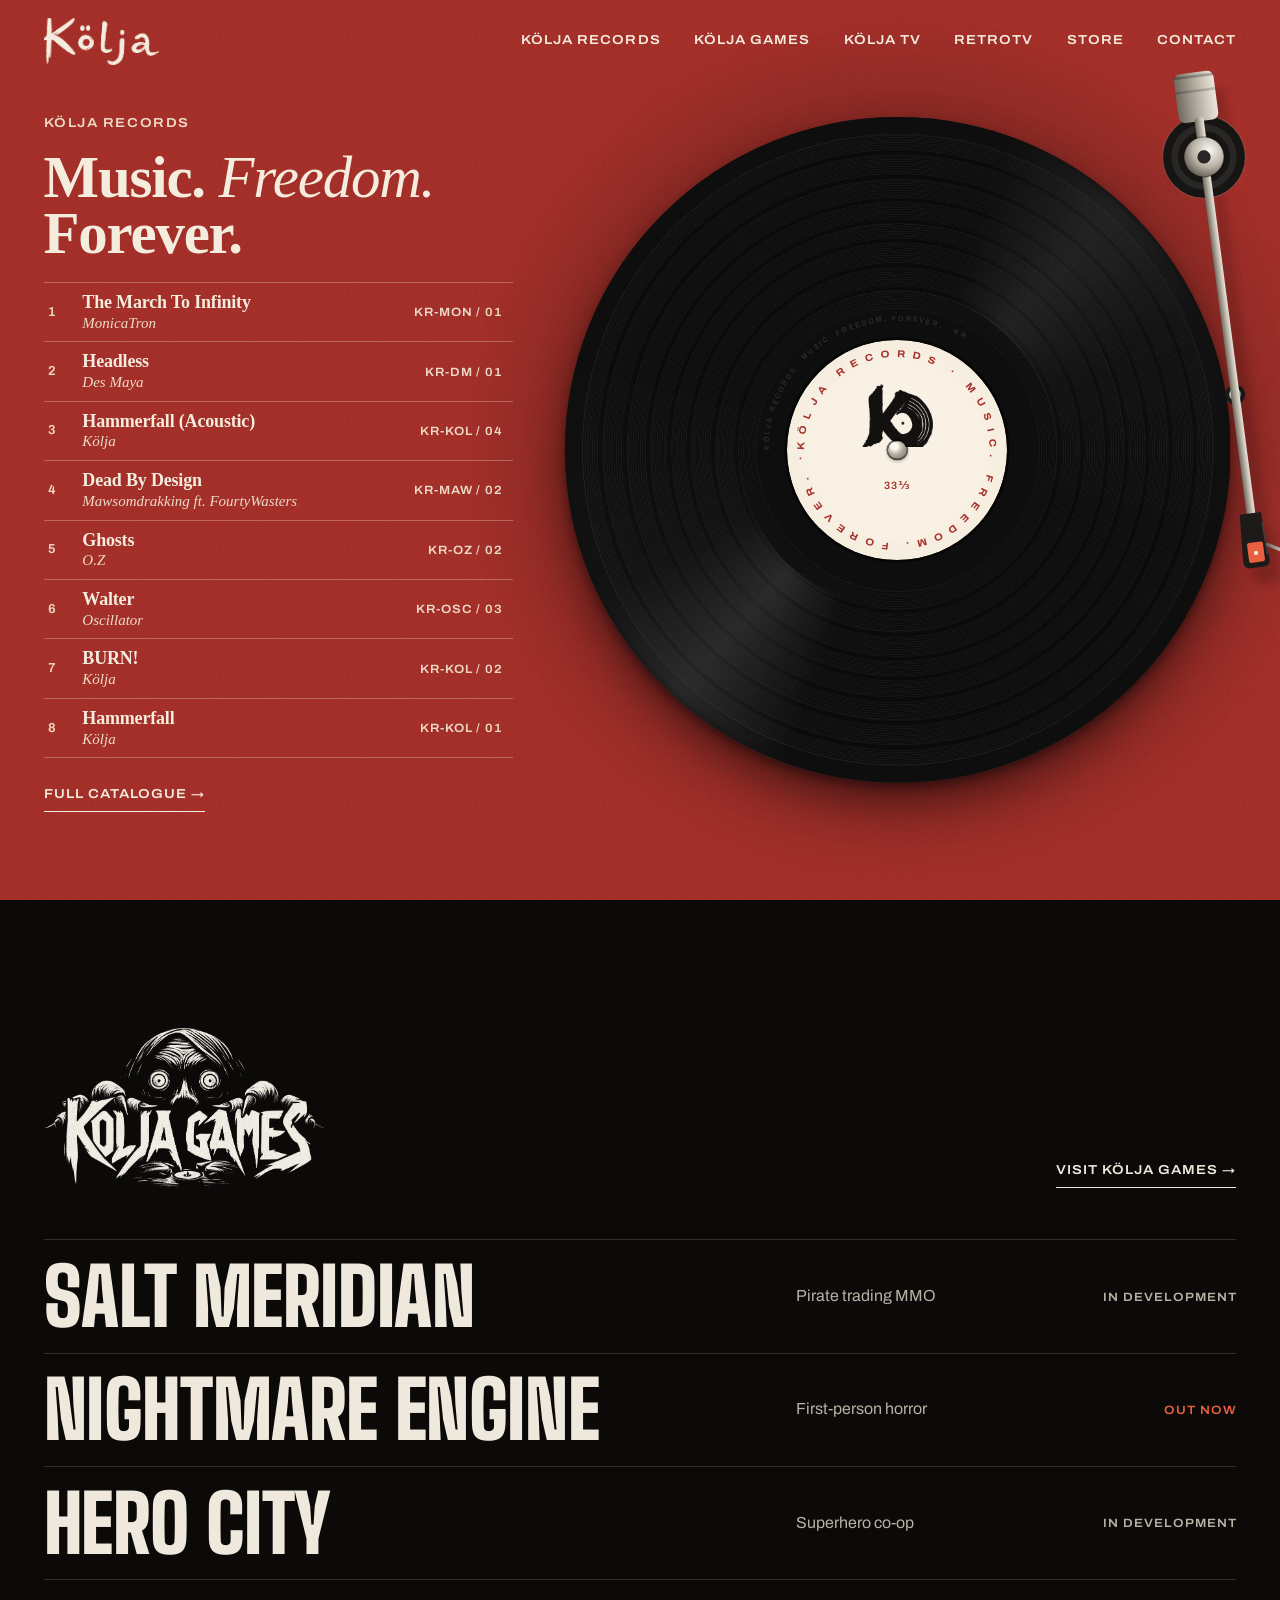
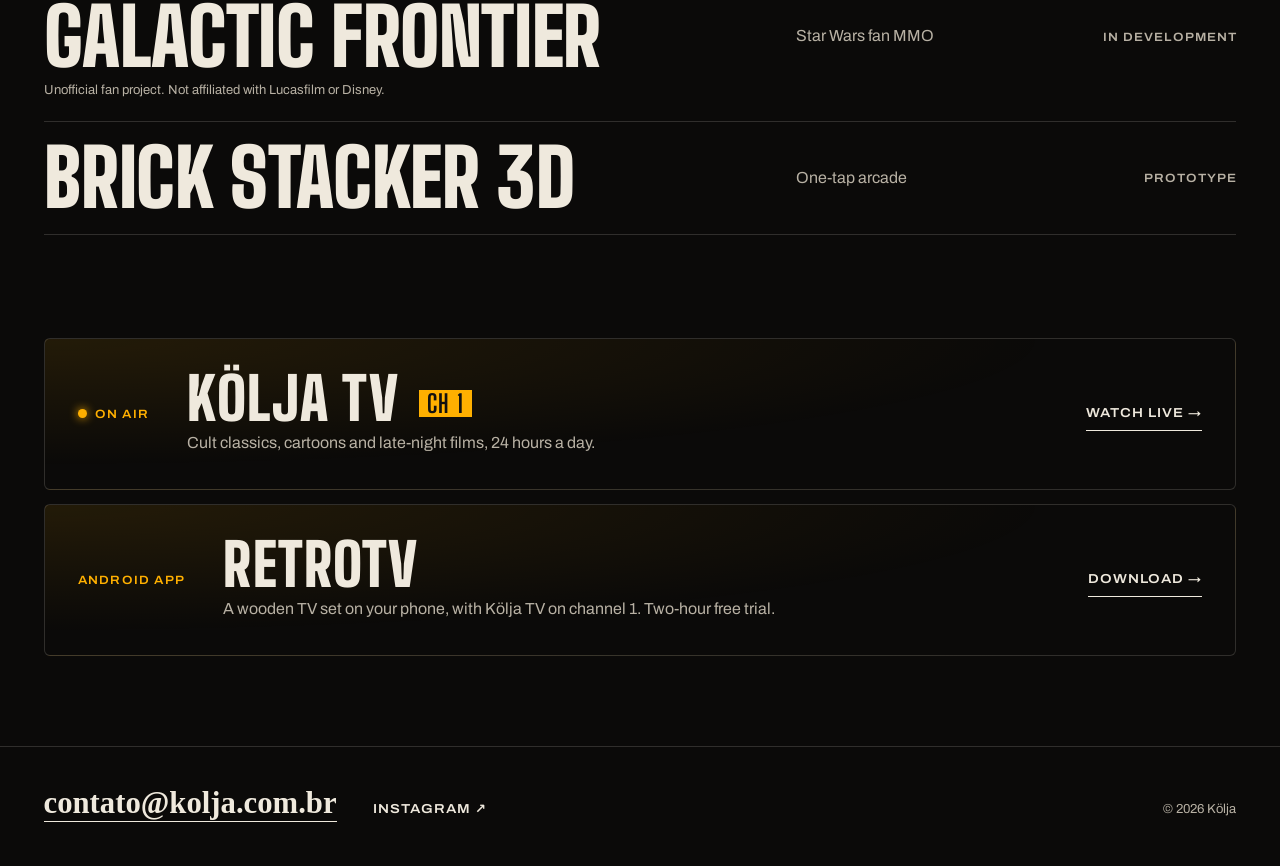
<file: index.html>
<!doctype html>
<html lang="en">
<head>
<meta charset="utf-8">
<meta name="viewport" content="width=device-width, initial-scale=1">
<title>Kölja</title>
<meta name="description" content="Kölja Records and Kölja Games.">
<meta property="og:title" content="Kölja">
<meta property="og:description" content="Kölja Records and Kölja Games.">
<meta property="og:image" content="https://kolja.com.br/assets/og.jpg">
<meta property="og:url" content="https://kolja.com.br/">
<meta property="og:type" content="website">
<meta name="twitter:card" content="summary_large_image">
<meta name="theme-color" content="#a8302a">
<link rel="canonical" href="https://kolja.com.br/">
<link rel="icon" href="assets/favicon.png">
<link rel="preconnect" href="https://fonts.googleapis.com">
<link rel="preconnect" href="https://fonts.gstatic.com" crossorigin>
<link href="https://fonts.googleapis.com/css2?family=Archivo:wdth,wght@62..125,300..800&family=Big+Shoulders+Display:wght@700;800;900&display=swap" rel="stylesheet">
<link rel="stylesheet" href="assets/hub.css?v=11">
</head>
<body>

<header class="top">
  <a class="top__mark" href="./"><img src="assets/kolja-wordmark.png?v=4" alt="Kölja" width="499" height="202"></a>
  <nav class="top__nav" aria-label="Kölja">
    <a href="records/"><span class="nav-long">Kölja </span>Records</a>
    <a href="games/"><span class="nav-long">Kölja </span>Games</a>
    <a href="https://tv.kolja.com.br/"><span class="nav-long">Kölja </span>TV</a>
    <a class="nav-app" href="retrotv/">Retrotv</a>
    <a href="store/">Store</a>
    <a href="#contact">Contact</a>
  </nav>
</header>

<main>
  <h1 class="sr-only">Kölja</h1>

  <section class="music" id="music" aria-labelledby="music-title">
    <div class="music__copy">
      <h2 class="music__name" id="music-title">Kölja Records</h2>
      <p class="music__slogan">Music. <em>Freedom.</em> Forever.</p>

      <div class="player" hidden>
        <div class="player__screen"><div id="yt-player"></div></div>
        <div class="player__bar">
          <p class="player__now"><span class="player__title"></span> <span class="player__artist"></span></p>
          <div class="player__controls">
            <button class="player__btn" type="button" data-act="prev" aria-label="Previous track"><svg viewBox="0 0 24 24" aria-hidden="true"><path d="M6 5h2v14H6zM20 5v14L9 12z"/></svg></button>
            <button class="player__btn player__btn--main" type="button" data-act="toggle" aria-label="Pause"><svg class="i-play" viewBox="0 0 24 24" aria-hidden="true"><path d="M7 4.5v15l13-7.5z"/></svg><svg class="i-pause" viewBox="0 0 24 24" aria-hidden="true"><path d="M6 4h4v16H6zM14 4h4v16h-4z"/></svg></button>
            <button class="player__btn" type="button" data-act="next" aria-label="Next track"><svg viewBox="0 0 24 24" aria-hidden="true"><path d="M16 5h2v14h-2zM4 5v14l11-7z"/></svg></button>
            <span class="player__time" aria-live="off">0:00</span>
          </div>
        </div>
        <p class="player__hint" hidden></p>
      </div>

      <ol class="tracks" aria-label="Kölja Records releases">
        <li><button class="track" type="button" data-id="UQ8yATeTuIo" data-title="The March To Infinity" data-artist="MonicaTron" data-cat="KR-MON / 01"><span class="track__no">1</span><span class="track__main"><span class="track__title">The March To Infinity</span><span class="track__by">MonicaTron</span></span><span class="track__state" aria-hidden="true"></span><span class="track__meta">KR-MON / 01</span></button></li>
        <li><button class="track" type="button" data-id="i7XT96PYMW0" data-title="Headless" data-artist="Des Maya" data-cat="KR-DM / 01"><span class="track__no">2</span><span class="track__main"><span class="track__title">Headless</span><span class="track__by">Des Maya</span></span><span class="track__state" aria-hidden="true"></span><span class="track__meta">KR-DM / 01</span></button></li>
        <li><button class="track" type="button" data-id="djJ4DpXkC1E" data-title="Hammerfall (Acoustic)" data-artist="Kölja" data-cat="KR-KOL / 04"><span class="track__no">3</span><span class="track__main"><span class="track__title">Hammerfall (Acoustic)</span><span class="track__by">Kölja</span></span><span class="track__state" aria-hidden="true"></span><span class="track__meta">KR-KOL / 04</span></button></li>
        <li><button class="track" type="button" data-id="voueU7xzaKA" data-title="Dead By Design" data-artist="Mawsomdrakking ft. FourtyWasters" data-cat="KR-MAW / 02"><span class="track__no">4</span><span class="track__main"><span class="track__title">Dead By Design</span><span class="track__by">Mawsomdrakking ft. FourtyWasters</span></span><span class="track__state" aria-hidden="true"></span><span class="track__meta">KR-MAW / 02</span></button></li>
        <li><button class="track" type="button" data-id="Q6x_J3MQnuU" data-title="Ghosts" data-artist="O.Z" data-cat="KR-OZ / 02"><span class="track__no">5</span><span class="track__main"><span class="track__title">Ghosts</span><span class="track__by">O.Z</span></span><span class="track__state" aria-hidden="true"></span><span class="track__meta">KR-OZ / 02</span></button></li>
        <li><button class="track" type="button" data-id="DG5HLkKvcME" data-title="Walter" data-artist="Oscillator" data-cat="KR-OSC / 03"><span class="track__no">6</span><span class="track__main"><span class="track__title">Walter</span><span class="track__by">Oscillator</span></span><span class="track__state" aria-hidden="true"></span><span class="track__meta">KR-OSC / 03</span></button></li>
        <li><button class="track" type="button" data-id="GmMP7IqZLj0" data-title="BURN!" data-artist="Kölja" data-cat="KR-KOL / 02"><span class="track__no">7</span><span class="track__main"><span class="track__title">BURN!</span><span class="track__by">Kölja</span></span><span class="track__state" aria-hidden="true"></span><span class="track__meta">KR-KOL / 02</span></button></li>
        <li><button class="track" type="button" data-id="xqxQ5IadDpY" data-title="Hammerfall" data-artist="Kölja" data-cat="KR-KOL / 01"><span class="track__no">8</span><span class="track__main"><span class="track__title">Hammerfall</span><span class="track__by">Kölja</span></span><span class="track__state" aria-hidden="true"></span><span class="track__meta">KR-KOL / 01</span></button></li>
      </ol>
      <a class="music__more" href="records/">Full catalogue <span aria-hidden="true">→</span></a>
    </div>

    <div class="deck" aria-hidden="true">
      <div class="disc">
        <div class="vinyl"></div>
        <svg class="bands" viewBox="0 0 1000 1000"></svg>
        <div class="spin">
          <svg class="etch" viewBox="0 0 1000 1000"><defs><path id="etch" d="M500,500 m-194,0 a194,194 0 1,1 388,0 a194,194 0 1,1 -388,0"/></defs><text><textPath href="#etch">KÖLJA RECORDS · MUSIC. FREEDOM. FOREVER. · KR ·</textPath></text></svg>
          <div class="label">
            <div class="label__base">
              <img class="label__logo" src="assets/records-mark-dark.png" alt="" width="405" height="366">
              <span class="label__rpm">33⅓</span>
            </div>
            <img class="label__art" alt="">
            <svg class="label__ring" viewBox="0 0 300 300"><defs><path id="ring" d="M150,150 m-127,0 a127,127 0 1,1 254,0 a127,127 0 1,1 -254,0"/></defs><circle class="label__band" cx="150" cy="150" r="127"/><text><textPath href="#ring" textLength="790" lengthAdjust="spacing">KÖLJA RECORDS · MUSIC. FREEDOM. FOREVER. ·</textPath></text></svg>
          </div>
        </div>
        <div class="sheen"></div>
        <span class="hole"></span>
      </div>
      <svg class="arm" viewBox="0 0 1000 1000">
        <defs>
          <linearGradient id="metal-v" x1="0" y1="0" x2="0" y2="1">
            <stop offset="0" stop-color="#ece7de"/><stop offset=".5" stop-color="#b2ab9f"/><stop offset="1" stop-color="#6f695f"/>
          </linearGradient>
          <radialGradient id="knob" cx=".35" cy=".35" r=".75">
            <stop offset="0" stop-color="#fbf8f2"/><stop offset=".55" stop-color="#b9b2a6"/><stop offset="1" stop-color="#58534b"/>
          </radialGradient>
          <filter id="arm-blur" x="-20%" y="-20%" width="140%" height="140%"><feGaussianBlur stdDeviation="7"/></filter>
          <g id="arm-shape">
            <rect x="-128" y="-30" width="74" height="60" rx="10"/>
            <rect x="-60" y="-7" width="52" height="14" rx="6"/>
            <rect x="0" y="-6.5" width="548" height="13" rx="6.5"/>
            <path d="M540,-15 L612,-19 Q622,-19 622,-9 L622,11 Q622,21 612,21 L540,17 Z"/>
          </g>
        </defs>
        <g class="arm__rest"><circle r="15" fill="#1a1918"/><circle r="9" fill="url(#knob)"/></g>
        <g class="arm__shadow" filter="url(#arm-blur)" fill="rgba(0,0,0,.55)"><use href="#arm-shape"/></g>
        <g class="arm__base">
          <circle cx="960" cy="60" r="62" fill="#161514"/>
          <circle cx="960" cy="60" r="62" fill="none" stroke="rgba(255,255,255,.12)" stroke-width="2"/>
          <circle cx="960" cy="60" r="44" fill="none" stroke="rgba(255,255,255,.08)" stroke-width="10"/>
        </g>
        <g class="arm__body">
          <rect x="-128" y="-30" width="74" height="60" rx="10" fill="url(#metal-v)"/>
          <rect x="-124" y="-30" width="4" height="60" fill="rgba(0,0,0,.25)"/>
          <rect x="-102" y="-30" width="4" height="60" fill="rgba(0,0,0,.18)"/>
          <rect x="-60" y="-7" width="52" height="14" rx="6" fill="url(#metal-v)"/>
          <rect x="0" y="-6.5" width="548" height="13" rx="6.5" fill="url(#metal-v)"/>
          <path d="M540,-15 L612,-19 Q622,-19 622,-9 L622,11 Q622,21 612,21 L540,17 Z" fill="#1c1b1a"/>
          <path d="M556,-15 L604,-17" stroke="rgba(255,255,255,.18)" stroke-width="2"/>
          <path d="M590,-19 L604,-44 Q607,-50 612,-46" fill="none" stroke="url(#metal-v)" stroke-width="5" stroke-linecap="round"/>
          <rect x="584" y="-12" width="30" height="24" rx="3" fill="#e8603f"/>
          <circle cx="600" cy="0" r="3.2" fill="#f4ecdd"/>
          <circle cx="0" cy="0" r="30" fill="url(#knob)"/>
          <circle cx="0" cy="0" r="30" fill="none" stroke="rgba(0,0,0,.35)" stroke-width="2"/>
          <circle cx="0" cy="0" r="10" fill="#2a2826"/>
        </g>
      </svg>
      <span class="deck__tag"></span>
    </div>
  </section>

  <section class="games" id="games" aria-labelledby="games-title">
    <div class="games__head">
      <h2 class="games__name" id="games-title"><img src="games/assets/brand/kolja-games-logo.png" alt="Kölja Games" width="865" height="492"></h2>
      <a class="games__more" href="games/">Visit Kölja Games <span aria-hidden="true">→</span></a>
    </div>
    <ul class="gamelist">
      <li><a class="game" href="games/salt-meridian/" data-preview="games/salt-meridian/media/shots/dusk-sm.jpg"><img class="game__thumb" src="games/salt-meridian/media/shots/dusk-sm.jpg" alt="" loading="lazy"><span class="game__title">Salt Meridian</span><span class="game__genre">Pirate trading MMO</span><span class="game__status">In development</span></a></li>
      <li><a class="game" href="games/#nightmare-engine" data-preview="games/assets/games/nightmare-engine/cover-sm.jpg"><img class="game__thumb" src="games/assets/games/nightmare-engine/cover-sm.jpg" alt="" loading="lazy"><span class="game__title">Nightmare Engine</span><span class="game__genre">First-person horror</span><span class="game__status game__status--out">Out now</span></a></li>
      <li><a class="game" href="games/#hero-city" data-preview="games/assets/games/hero-city/web-swing-sm.jpg"><img class="game__thumb" src="games/assets/games/hero-city/web-swing-sm.jpg" alt="" loading="lazy"><span class="game__title">Hero City</span><span class="game__genre">Superhero co-op</span><span class="game__status">In development</span></a></li>
      <li><a class="game" href="games/#galactic-frontier" data-preview="games/assets/games/galactic-frontier/saber-sm.jpg"><img class="game__thumb" src="games/assets/games/galactic-frontier/saber-sm.jpg" alt="" loading="lazy"><span class="game__title">Galactic Frontier</span><span class="game__genre">Star Wars fan MMO</span><span class="game__status">In development</span><span class="game__note">Unofficial fan project. Not affiliated with Lucasfilm or Disney.</span></a></li>
      <li><a class="game" href="games/#brick-stacker" data-preview="games/assets/games/brick-stacker/stack-sm.jpg"><img class="game__thumb" src="games/assets/games/brick-stacker/stack-sm.jpg" alt="" loading="lazy"><span class="game__title">Brick Stacker 3D</span><span class="game__genre">One-tap arcade</span><span class="game__status">Prototype</span></a></li>
    </ul>
    <img class="games__preview" src="games/salt-meridian/media/shots/dusk-sm.jpg" alt="" aria-hidden="true">
  </section>
  <section class="tv" id="tv" aria-labelledby="tv-title">
    <a class="tv__link" href="https://tv.kolja.com.br/ao-vivo/">
      <span class="tv__air"><span class="tv__dot" aria-hidden="true"></span>On air</span>
      <h2 class="tv__name" id="tv-title">Kölja TV <b>Ch 1</b></h2>
      <span class="tv__line">Cult classics, cartoons and late-night films, 24 hours a day.</span>
      <span class="tv__more">Watch live <span aria-hidden="true">→</span></span>
    </a>
    <a class="tv__link tv__link--app" href="retrotv/">
      <span class="tv__air">Android app</span>
      <h2 class="tv__name">Retrotv</h2>
      <span class="tv__line">A wooden TV set on your phone, with Kölja TV on channel 1. Two-hour free trial.</span>
      <span class="tv__more">Download <span aria-hidden="true">→</span></span>
    </a>
  </section>
</main>

<footer class="foot" id="contact">
  <h2 class="sr-only">Contact</h2>
  <a class="foot__mail" href="mailto:contato@kolja.com.br">contato@kolja.com.br</a>
  <a class="foot__social" href="https://instagram.com/koljarecords" target="_blank" rel="noopener">Instagram <span aria-hidden="true">↗</span></a>
  <p class="foot__fine">© 2026 Kölja</p>
</footer>

<script src="assets/hub.js?v=9"></script>
</body>
</html>
</file>
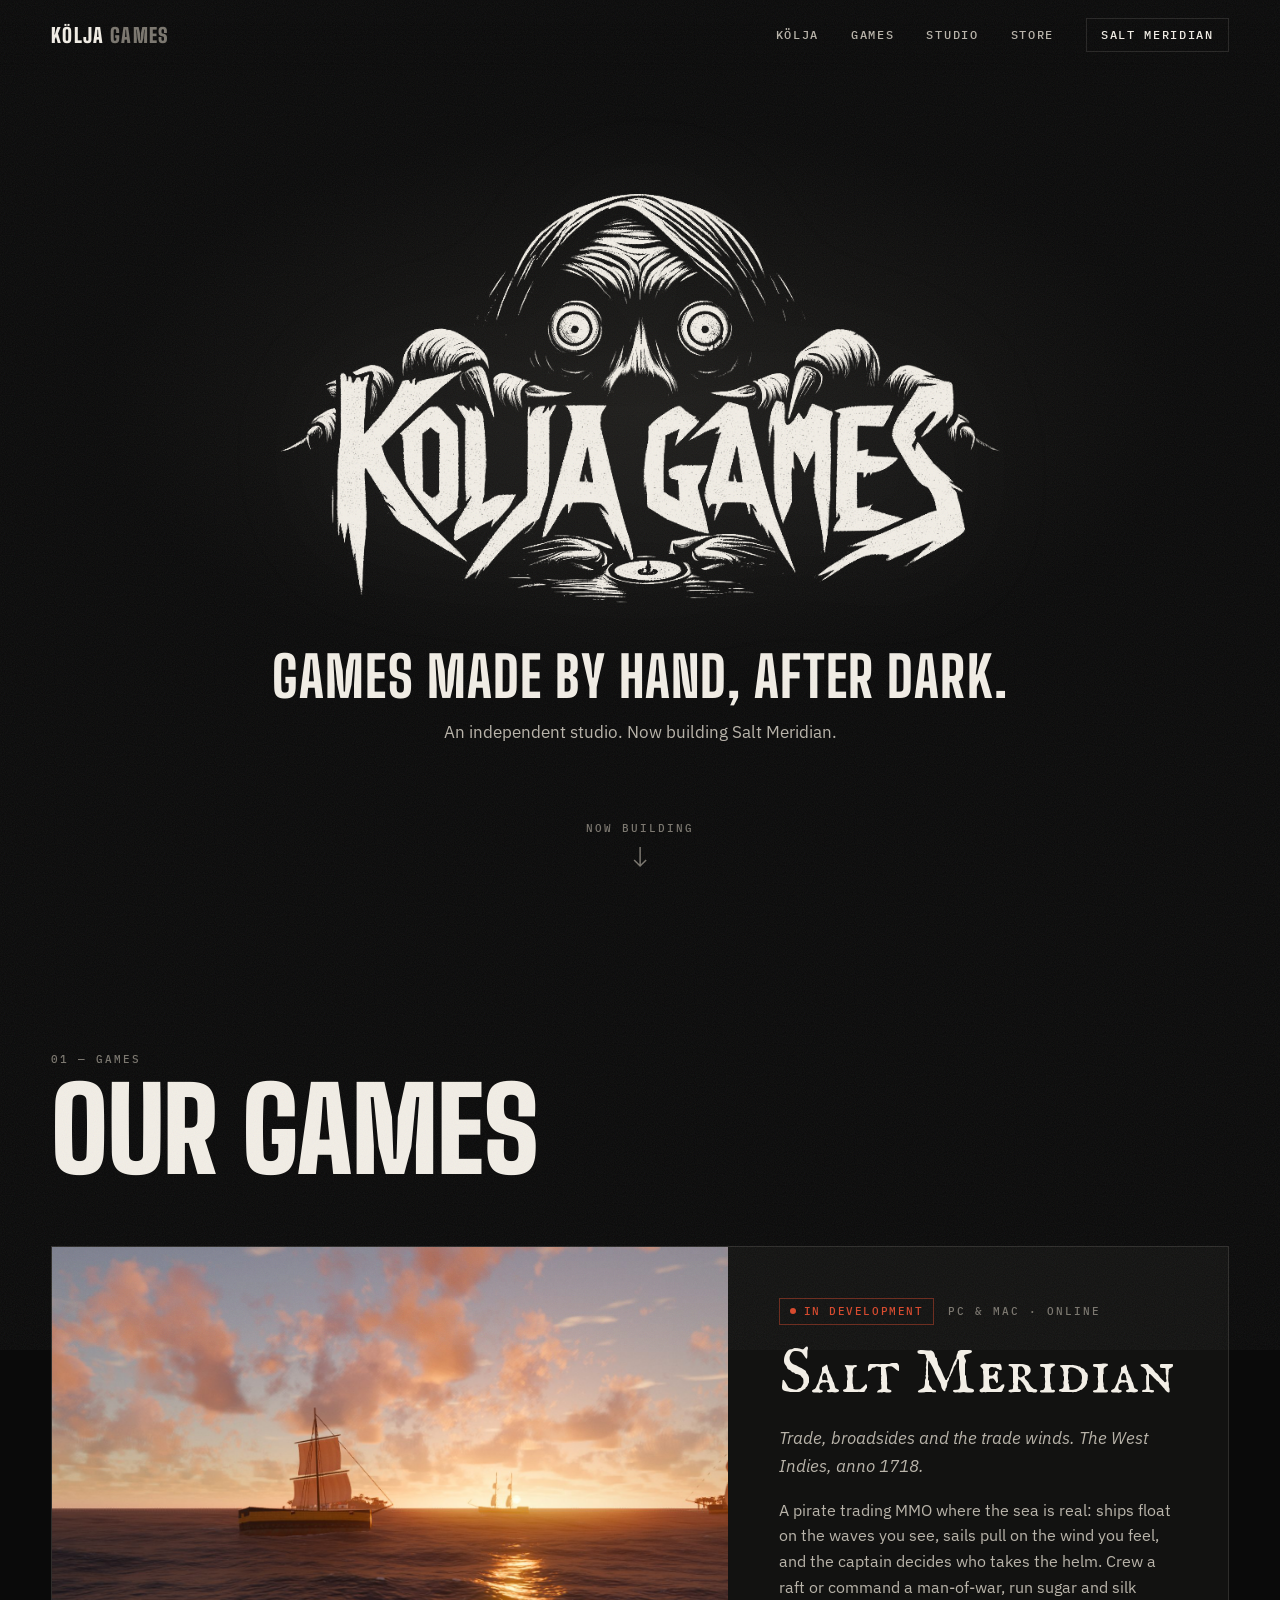
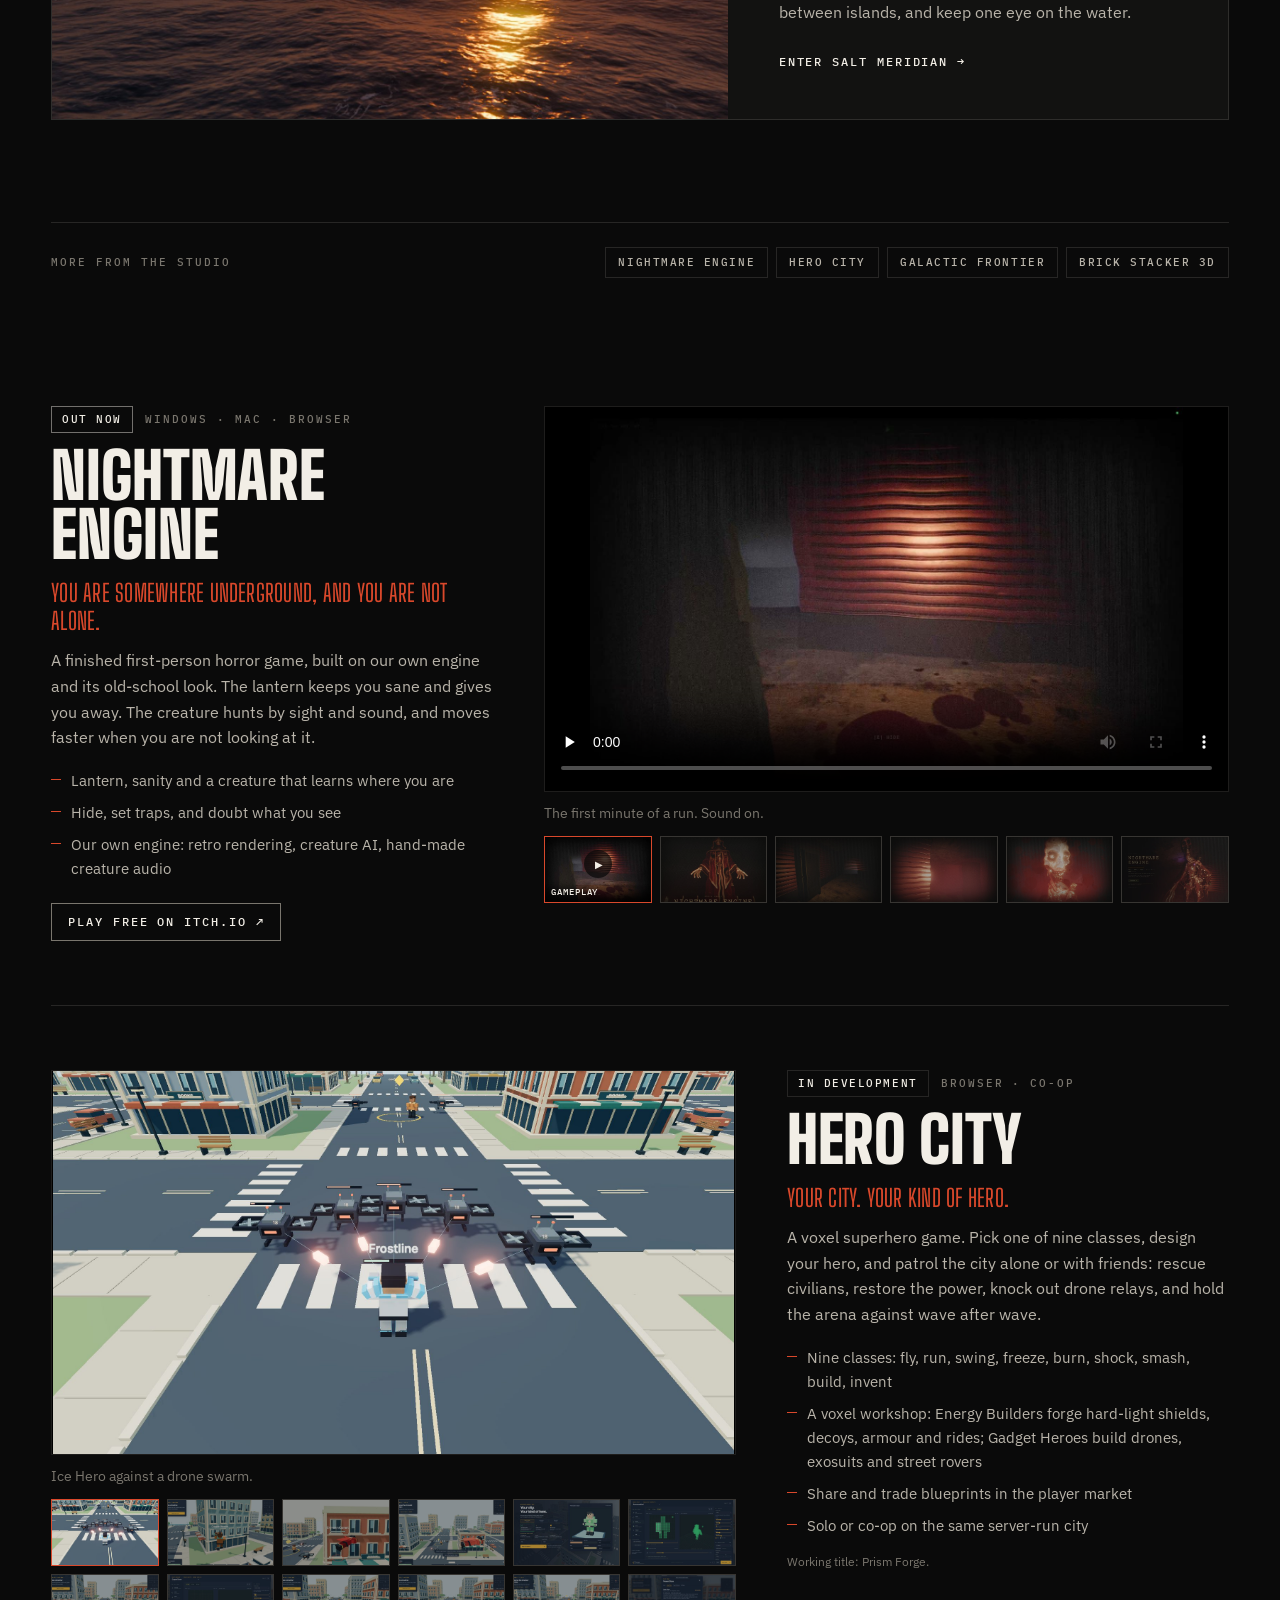
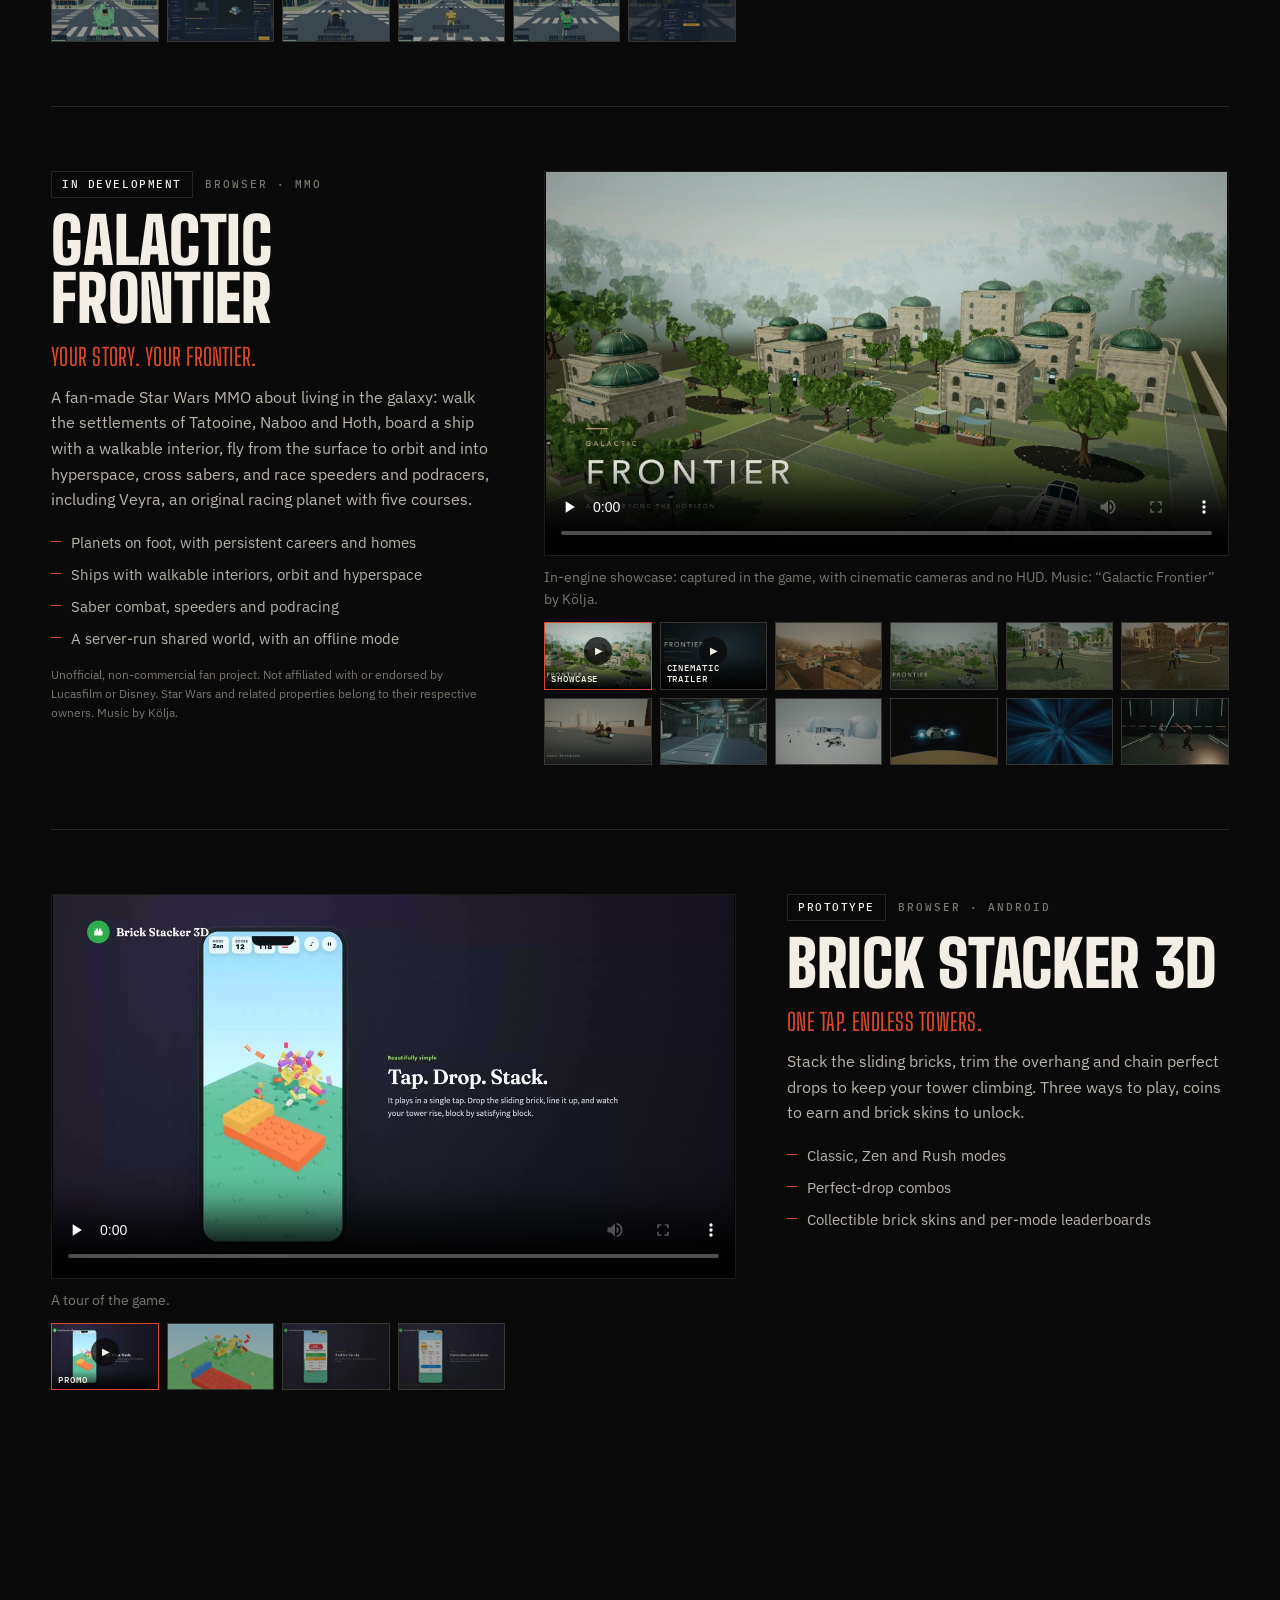
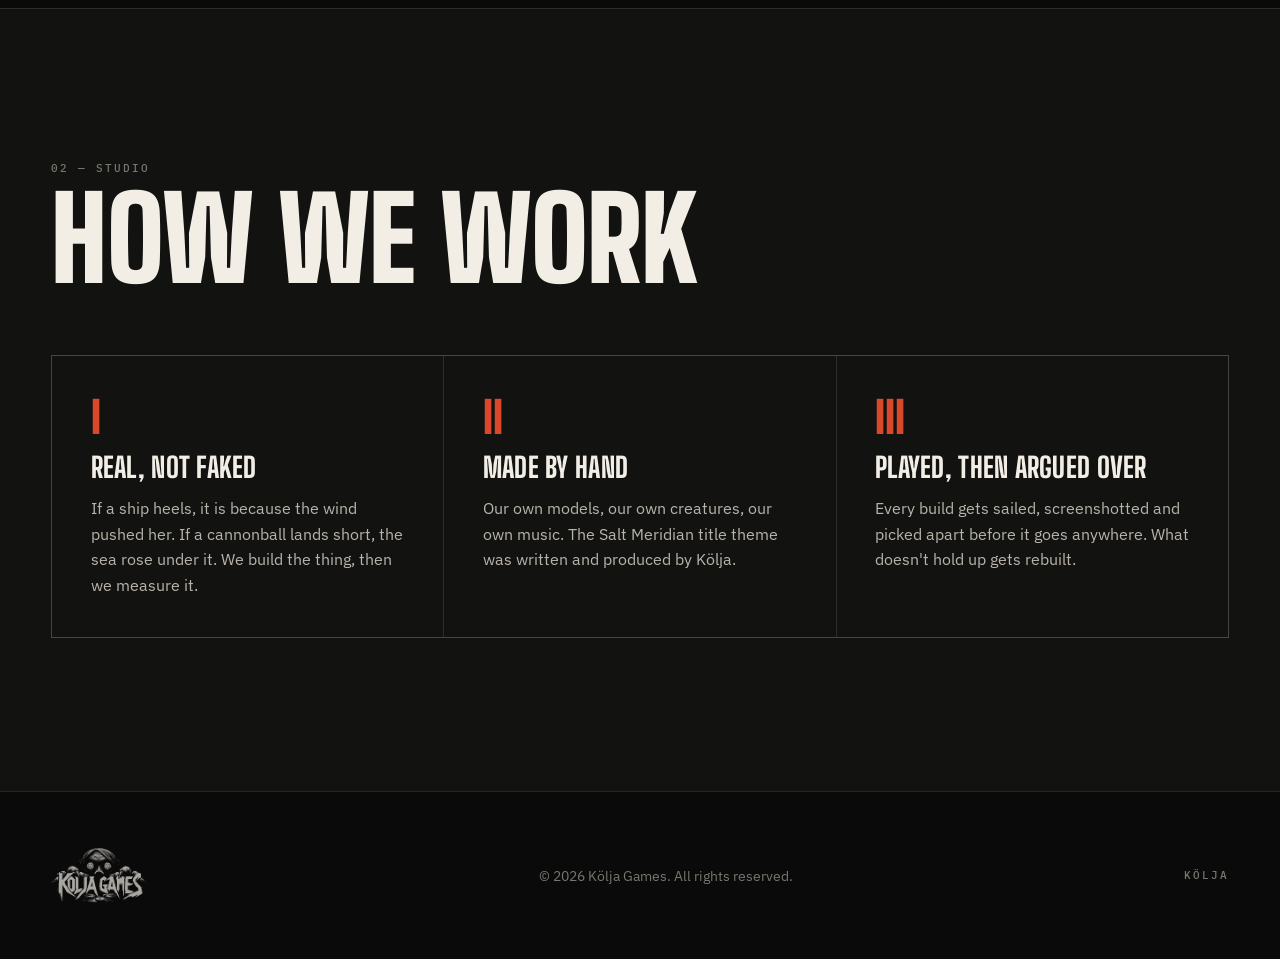
<file: games/index.html>
<!doctype html>
<html lang="en">
<head>
<meta charset="utf-8">
<meta name="viewport" content="width=device-width, initial-scale=1">
<title>Kölja Games</title>
<meta name="description" content="Kölja Games is an independent game studio. Now building Salt Meridian, a pirate trading MMO set in the West Indies of 1718. Also: Nightmare Engine, out now.">
<meta property="og:title" content="Kölja Games">
<meta property="og:description" content="Independent games, made by hand, after dark. Now building Salt Meridian.">
<meta property="og:image" content="assets/brand/og.jpg">
<meta name="theme-color" content="#0a0a0a">
<link rel="icon" href="assets/brand/favicon.png">
<link rel="preconnect" href="https://fonts.googleapis.com">
<link rel="preconnect" href="https://fonts.gstatic.com" crossorigin>
<link href="https://fonts.googleapis.com/css2?family=Big+Shoulders+Display:wght@500;800;900&family=IBM+Plex+Mono:wght@400;500&family=IBM+Plex+Sans:ital,wght@0,400;0,500;1,400&display=swap" rel="stylesheet">
<link rel="stylesheet" href="assets/studio.css">
</head>
<body>
<div class="grain" aria-hidden="true"></div>

<header class="nav">
  <a class="nav__mark" href="./">Kölja<span>Games</span></a>
  <nav>
    <a href="../">Kölja</a>
    <a href="#games">Games</a>
    <a href="#studio">Studio</a>
    <a href="../store/">Store</a>
    <a href="salt-meridian/" class="nav__cta">Salt Meridian</a>
  </nav>
</header>

<main>
  <section class="hero" aria-label="Kölja Games">
    <img class="hero__logo" src="assets/brand/kolja-games-logo.png" alt="Kölja Games" width="865" height="492">
    <p class="hero__line">Games made by hand, after dark.</p>
    <p class="hero__sub">An independent studio. Now building Salt Meridian.</p>
    <a class="hero__down" href="#games" aria-label="Scroll to games">
      <span class="label">Now building</span>
      <svg width="14" height="22" viewBox="0 0 14 22" aria-hidden="true"><path d="M7 1v19M1 14l6 6 6-6" fill="none" stroke="currentColor" stroke-width="1.5"/></svg>
    </a>
  </section>

  <section id="games" class="games">
    <div class="section-head">
      <span class="label">01 — Games</span>
      <h2>Our games</h2>
    </div>

    <a class="feature" href="salt-meridian/">
      <div class="feature__media">
        <img src="salt-meridian/media/shots/dusk.jpg" alt="A sloop under sail at dusk, more ships on the horizon" loading="lazy">
      </div>
      <div class="feature__body">
        <div class="feature__meta">
          <span class="chip chip--live">In development</span>
          <span class="label">PC &amp; Mac · Online</span>
        </div>
        <h3 class="feature__title">Salt Meridian</h3>
        <p class="feature__tag">Trade, broadsides and the trade winds. The West Indies, anno&nbsp;1718.</p>
        <p class="feature__text">A pirate trading MMO where the sea is real: ships float on the waves you see, sails pull on the wind you feel, and the captain decides who takes the helm. Crew a raft or command a man-of-war, run sugar and silk between islands, and keep one eye on the water.</p>
        <span class="feature__go">Enter Salt Meridian <span aria-hidden="true">→</span></span>
      </div>
    </a>

    <div class="more">
      <div class="more__head"><span class="label">More from the studio</span>
        <nav class="more__nav" aria-label="Games"><a href="#nightmare-engine">Nightmare Engine</a><a href="#hero-city">Hero City</a><a href="#galactic-frontier">Galactic Frontier</a><a href="#brick-stacker">Brick Stacker 3D</a></nav>
      </div>
      <article class="game" id="nightmare-engine">
        <div class="game__info">
          <div class="game__meta"><span class="chip chip--done">Out now</span><span class="label">Windows · Mac · Browser</span></div>
          <h3 class="game__title">Nightmare Engine</h3>
          <p class="game__lede">You are somewhere underground, and you are not alone.</p>
          <p class="game__text">A finished first-person horror game, built on our own engine and its old-school look. The lantern keeps you sane and gives you away. The creature hunts by sight and sound, and moves faster when you are not looking at it.</p>
          <ul class="game__points"><li>Lantern, sanity and a creature that learns where you are</li><li>Hide, set traps, and doubt what you see</li><li>Our own engine: retro rendering, creature AI, hand-made creature audio</li></ul>
          <a class="game__go" href="https://koljagames.itch.io/nightmare-engine" target="_blank" rel="noopener">Play free on itch.io <span aria-hidden="true">↗</span></a>
        </div>
        <div class="game__media" data-viewer>
          <div class="viewer"><video controls playsinline preload="none" poster="assets/games/nightmare-engine/video-poster.jpg"><source src="assets/games/nightmare-engine/gameplay.mp4" type="video/mp4"></video></div>
          <p class="viewer__cap">The first minute of a run. Sound on.</p>
          <div class="thumbs"><button class="thumb" type="button" data-type="vid" data-src="assets/games/nightmare-engine/gameplay.mp4" data-cap="The first minute of a run. Sound on." data-poster="assets/games/nightmare-engine/video-poster.jpg" aria-pressed="true" aria-label="Gameplay"><img src="assets/games/nightmare-engine/video-poster-sm.jpg" alt="" loading="lazy"><span class="thumb__play" aria-hidden="true">▶</span><span class="thumb__label">Gameplay</span></button><button class="thumb" type="button" data-type="img" data-src="assets/games/nightmare-engine/cover.jpg" data-cap="Key art." aria-pressed="false" aria-label="Key art."><img src="assets/games/nightmare-engine/cover-sm.jpg" alt="" loading="lazy"></button><button class="thumb" type="button" data-type="img" data-src="assets/games/nightmare-engine/screenshot-2.jpg" data-cap="Somewhere underground." aria-pressed="false" aria-label="Somewhere underground."><img src="assets/games/nightmare-engine/screenshot-2-sm.jpg" alt="" loading="lazy"></button><button class="thumb" type="button" data-type="img" data-src="assets/games/nightmare-engine/screenshot-3.jpg" data-cap="The lantern holds the dark back. Not for long." aria-pressed="false" aria-label="The lantern holds the dark back. Not for long."><img src="assets/games/nightmare-engine/screenshot-3-sm.jpg" alt="" loading="lazy"></button><button class="thumb" type="button" data-type="img" data-src="assets/games/nightmare-engine/screenshot-4.jpg" data-cap="It found you." aria-pressed="false" aria-label="It found you."><img src="assets/games/nightmare-engine/screenshot-4-sm.jpg" alt="" loading="lazy"></button><button class="thumb" type="button" data-type="img" data-src="assets/games/nightmare-engine/screenshot-1.jpg" data-cap="The title screen." aria-pressed="false" aria-label="The title screen."><img src="assets/games/nightmare-engine/screenshot-1-sm.jpg" alt="" loading="lazy"></button></div>
        </div>
      </article>
      <article class="game game--flip" id="hero-city">
        <div class="game__info">
          <div class="game__meta"><span class="chip">In development</span><span class="label">Browser · Co-op</span></div>
          <h3 class="game__title">Hero City</h3>
          <p class="game__lede">Your city. Your kind of hero.</p>
          <p class="game__text">A voxel superhero game. Pick one of nine classes, design your hero, and patrol the city alone or with friends: rescue civilians, restore the power, knock out drone relays, and hold the arena against wave after wave.</p>
          <ul class="game__points"><li>Nine classes: fly, run, swing, freeze, burn, shock, smash, build, invent</li><li>A voxel workshop: Energy Builders forge hard-light shields, decoys, armour and rides; Gadget Heroes build drones, exosuits and street rovers</li><li>Share and trade blueprints in the player market</li><li>Solo or co-op on the same server-run city</li></ul>
          <p class="game__fine">Working title: Prism Forge.</p>
        </div>
        <div class="game__media" data-viewer>
          <div class="viewer"><img src="assets/games/hero-city/freezing-breath.jpg" alt="Ice Hero against a drone swarm." loading="lazy"></div>
          <p class="viewer__cap">Ice Hero against a drone swarm.</p>
          <div class="thumbs"><button class="thumb" type="button" data-type="img" data-src="assets/games/hero-city/freezing-breath.jpg" data-cap="Ice Hero against a drone swarm." aria-pressed="true" aria-label="Ice Hero against a drone swarm."><img src="assets/games/hero-city/freezing-breath-sm.jpg" alt="" loading="lazy"></button><button class="thumb" type="button" data-type="img" data-src="assets/games/hero-city/web-swing.jpg" data-cap="Web Slinger: anchor to a building, swing, let go." aria-pressed="false" aria-label="Web Slinger: anchor to a building, swing, let go."><img src="assets/games/hero-city/web-swing-sm.jpg" alt="" loading="lazy"></button><button class="thumb" type="button" data-type="img" data-src="assets/games/hero-city/dive-bomb.jpg" data-cap="Flying Hero, Dive Bomb." aria-pressed="false" aria-label="Flying Hero, Dive Bomb."><img src="assets/games/hero-city/dive-bomb-sm.jpg" alt="" loading="lazy"></button><button class="thumb" type="button" data-type="img" data-src="assets/games/hero-city/flight.jpg" data-cap="Flight over Brightwater City." aria-pressed="false" aria-label="Flight over Brightwater City."><img src="assets/games/hero-city/flight-sm.jpg" alt="" loading="lazy"></button><button class="thumb" type="button" data-type="img" data-src="assets/games/hero-city/creator.jpg" data-cap="The character creator." aria-pressed="false" aria-label="The character creator."><img src="assets/games/hero-city/creator-sm.jpg" alt="" loading="lazy"></button><button class="thumb" type="button" data-type="img" data-src="assets/games/hero-city/forge.jpg" data-cap="The voxel workshop: draw a construct slice by slice, animate it, give it damage, lifetime and gravity." aria-pressed="false" aria-label="The voxel workshop: draw a construct slice by slice, animate it, give it damage, lifetime and gravity."><img src="assets/games/hero-city/forge-sm.jpg" alt="" loading="lazy"></button><button class="thumb" type="button" data-type="img" data-src="assets/games/hero-city/construct-ride.jpg" data-cap="A hard-light construct ride." aria-pressed="false" aria-label="A hard-light construct ride."><img src="assets/games/hero-city/construct-ride-sm.jpg" alt="" loading="lazy"></button><button class="thumb" type="button" data-type="img" data-src="assets/games/hero-city/gadget-workshop.jpg" data-cap="Gadget Hero workshop: a street rover." aria-pressed="false" aria-label="Gadget Hero workshop: a street rover."><img src="assets/games/hero-city/gadget-workshop-sm.jpg" alt="" loading="lazy"></button><button class="thumb" type="button" data-type="img" data-src="assets/games/hero-city/driving.jpg" data-cap="Driving the rover through the city." aria-pressed="false" aria-label="Driving the rover through the city."><img src="assets/games/hero-city/driving-sm.jpg" alt="" loading="lazy"></button><button class="thumb" type="button" data-type="img" data-src="assets/games/hero-city/speedster.jpg" data-cap="Speedster." aria-pressed="false" aria-label="Speedster."><img src="assets/games/hero-city/speedster-sm.jpg" alt="" loading="lazy"></button><button class="thumb" type="button" data-type="img" data-src="assets/games/hero-city/co-op.jpg" data-cap="Co-op: two heroes, one patrol." aria-pressed="false" aria-label="Co-op: two heroes, one patrol."><img src="assets/games/hero-city/co-op-sm.jpg" alt="" loading="lazy"></button><button class="thumb" type="button" data-type="img" data-src="assets/games/hero-city/store.jpg" data-cap="The blueprint market." aria-pressed="false" aria-label="The blueprint market."><img src="assets/games/hero-city/store-sm.jpg" alt="" loading="lazy"></button></div>
        </div>
      </article>
      <article class="game" id="galactic-frontier">
        <div class="game__info">
          <div class="game__meta"><span class="chip">In development</span><span class="label">Browser · MMO</span></div>
          <h3 class="game__title">Galactic Frontier</h3>
          <p class="game__lede">Your story. Your frontier.</p>
          <p class="game__text">A fan-made Star Wars MMO about living in the galaxy: walk the settlements of Tatooine, Naboo and Hoth, board a ship with a walkable interior, fly from the surface to orbit and into hyperspace, cross sabers, and race speeders and podracers, including Veyra, an original racing planet with five courses.</p>
          <ul class="game__points"><li>Planets on foot, with persistent careers and homes</li><li>Ships with walkable interiors, orbit and hyperspace</li><li>Saber combat, speeders and podracing</li><li>A server-run shared world, with an offline mode</li></ul>
          <p class="game__fine">Unofficial, non-commercial fan project. Not affiliated with or endorsed by Lucasfilm or Disney. Star Wars and related properties belong to their respective owners. Music by Kölja.</p>
        </div>
        <div class="game__media" data-viewer>
          <div class="viewer"><video controls playsinline preload="none" poster="assets/games/galactic-frontier/poster.jpg"><source src="assets/games/galactic-frontier/showcase.mp4" type="video/mp4"></video></div>
          <p class="viewer__cap">In-engine showcase: captured in the game, with cinematic cameras and no HUD. Music: “Galactic Frontier” by Kölja.</p>
          <div class="thumbs"><button class="thumb" type="button" data-type="vid" data-src="assets/games/galactic-frontier/showcase.mp4" data-cap="In-engine showcase: captured in the game, with cinematic cameras and no HUD. Music: “Galactic Frontier” by Kölja." data-poster="assets/games/galactic-frontier/poster.jpg" aria-pressed="true" aria-label="Showcase"><img src="assets/games/galactic-frontier/poster-sm.jpg" alt="" loading="lazy"><span class="thumb__play" aria-hidden="true">▶</span><span class="thumb__label">Showcase</span></button><button class="thumb" type="button" data-type="vid" data-src="assets/games/galactic-frontier/cinematic-trailer.mp4" data-cap="Cinematic trailer: a vision piece made with the game’s art. Some scenes are staged for film and are not current gameplay. Music: “Hyperdrive Duel” by Kölja." data-poster="assets/games/galactic-frontier/cinematic-poster.jpg" aria-pressed="false" aria-label="Cinematic trailer"><img src="assets/games/galactic-frontier/cinematic-poster-sm.jpg" alt="" loading="lazy"><span class="thumb__play" aria-hidden="true">▶</span><span class="thumb__label">Cinematic trailer</span></button><button class="thumb" type="button" data-type="img" data-src="assets/games/galactic-frontier/desert-town.jpg" data-cap="A desert settlement." aria-pressed="false" aria-label="A desert settlement."><img src="assets/games/galactic-frontier/desert-town-sm.jpg" alt="" loading="lazy"></button><button class="thumb" type="button" data-type="img" data-src="assets/games/galactic-frontier/naboo.jpg" data-cap="Naboo." aria-pressed="false" aria-label="Naboo."><img src="assets/games/galactic-frontier/naboo-sm.jpg" alt="" loading="lazy"></button><button class="thumb" type="button" data-type="img" data-src="assets/games/galactic-frontier/saber.jpg" data-cap="Saber drawn in the plaza." aria-pressed="false" aria-label="Saber drawn in the plaza."><img src="assets/games/galactic-frontier/saber-sm.jpg" alt="" loading="lazy"></button><button class="thumb" type="button" data-type="img" data-src="assets/games/galactic-frontier/sparring.jpg" data-cap="The sparring court." aria-pressed="false" aria-label="The sparring court."><img src="assets/games/galactic-frontier/sparring-sm.jpg" alt="" loading="lazy"></button><button class="thumb" type="button" data-type="img" data-src="assets/games/galactic-frontier/speeder.jpg" data-cap="Speeders." aria-pressed="false" aria-label="Speeders."><img src="assets/games/galactic-frontier/speeder-sm.jpg" alt="" loading="lazy"></button><button class="thumb" type="button" data-type="img" data-src="assets/games/galactic-frontier/ship-interior.jpg" data-cap="Aboard: the ship’s walkable interior." aria-pressed="false" aria-label="Aboard: the ship’s walkable interior."><img src="assets/games/galactic-frontier/ship-interior-sm.jpg" alt="" loading="lazy"></button><button class="thumb" type="button" data-type="img" data-src="assets/games/galactic-frontier/ice-world.jpg" data-cap="Hoth." aria-pressed="false" aria-label="Hoth."><img src="assets/games/galactic-frontier/ice-world-sm.jpg" alt="" loading="lazy"></button><button class="thumb" type="button" data-type="img" data-src="assets/games/galactic-frontier/orbit.jpg" data-cap="In orbit." aria-pressed="false" aria-label="In orbit."><img src="assets/games/galactic-frontier/orbit-sm.jpg" alt="" loading="lazy"></button><button class="thumb" type="button" data-type="img" data-src="assets/games/galactic-frontier/hyperspace.jpg" data-cap="Hyperspace." aria-pressed="false" aria-label="Hyperspace."><img src="assets/games/galactic-frontier/hyperspace-sm.jpg" alt="" loading="lazy"></button><button class="thumb" type="button" data-type="img" data-src="assets/games/galactic-frontier/duel.jpg" data-cap="From the cinematic trailer." aria-pressed="false" aria-label="From the cinematic trailer."><img src="assets/games/galactic-frontier/duel-sm.jpg" alt="" loading="lazy"></button></div>
        </div>
      </article>
      <article class="game game--flip" id="brick-stacker">
        <div class="game__info">
          <div class="game__meta"><span class="chip">Prototype</span><span class="label">Browser · Android</span></div>
          <h3 class="game__title">Brick Stacker 3D</h3>
          <p class="game__lede">One tap. Endless towers.</p>
          <p class="game__text">Stack the sliding bricks, trim the overhang and chain perfect drops to keep your tower climbing. Three ways to play, coins to earn and brick skins to unlock.</p>
          <ul class="game__points"><li>Classic, Zen and Rush modes</li><li>Perfect-drop combos</li><li>Collectible brick skins and per-mode leaderboards</li></ul>
        </div>
        <div class="game__media" data-viewer>
          <div class="viewer"><video controls playsinline preload="none" poster="assets/games/brick-stacker/tap-drop-stack.jpg"><source src="assets/games/brick-stacker/promo.mp4" type="video/mp4"></video></div>
          <p class="viewer__cap">A tour of the game.</p>
          <div class="thumbs"><button class="thumb" type="button" data-type="vid" data-src="assets/games/brick-stacker/promo.mp4" data-cap="A tour of the game." data-poster="assets/games/brick-stacker/tap-drop-stack.jpg" aria-pressed="true" aria-label="Promo"><img src="assets/games/brick-stacker/tap-drop-stack-sm.jpg" alt="" loading="lazy"><span class="thumb__play" aria-hidden="true">▶</span><span class="thumb__label">Promo</span></button><button class="thumb" type="button" data-type="img" data-src="assets/games/brick-stacker/stack.jpg" data-cap="Tap. Drop. Stack." aria-pressed="false" aria-label="Tap. Drop. Stack."><img src="assets/games/brick-stacker/stack-sm.jpg" alt="" loading="lazy"></button><button class="thumb" type="button" data-type="img" data-src="assets/games/brick-stacker/menu.jpg" data-cap="The title screen." aria-pressed="false" aria-label="The title screen."><img src="assets/games/brick-stacker/menu-sm.jpg" alt="" loading="lazy"></button><button class="thumb" type="button" data-type="img" data-src="assets/games/brick-stacker/skins.jpg" data-cap="Brick skins." aria-pressed="false" aria-label="Brick skins."><img src="assets/games/brick-stacker/skins-sm.jpg" alt="" loading="lazy"></button></div>
        </div>
      </article>
    </div>
  </section>

  <section id="studio" class="studio">
    <div class="section-head">
      <span class="label">02 — Studio</span>
      <h2>How we work</h2>
    </div>
    <div class="tenets">
      <article>
        <span class="tenet__n">I</span>
        <h3>Real, not faked</h3>
        <p>If a ship heels, it is because the wind pushed her. If a cannonball lands short, the sea rose under it. We build the thing, then we measure it.</p>
      </article>
      <article>
        <span class="tenet__n">II</span>
        <h3>Made by hand</h3>
        <p>Our own models, our own creatures, our own music. The Salt Meridian title theme was written and produced by Kölja.</p>
      </article>
      <article>
        <span class="tenet__n">III</span>
        <h3>Played, then argued over</h3>
        <p>Every build gets sailed, screenshotted and picked apart before it goes anywhere. What doesn't hold up gets rebuilt.</p>
      </article>
    </div>
  </section>
</main>

<footer class="foot">
  <img src="assets/brand/kolja-games-logo.png" alt="" width="120" height="68" aria-hidden="true">
  <p>© 2026 Kölja Games. All rights reserved.</p>
  <a class="label" href="../">Kölja</a>
</footer>
<div class="lightbox" id="lightbox" hidden>
  <button class="lightbox__close" type="button" aria-label="Close">×</button>
  <button class="lightbox__nav lightbox__prev" type="button" aria-label="Previous">‹</button>
  <img alt="">
  <p class="lightbox__cap"></p>
  <button class="lightbox__nav lightbox__next" type="button" aria-label="Next">›</button>
</div>
<script src="assets/studio.js"></script>
</body>
</html>
</file>
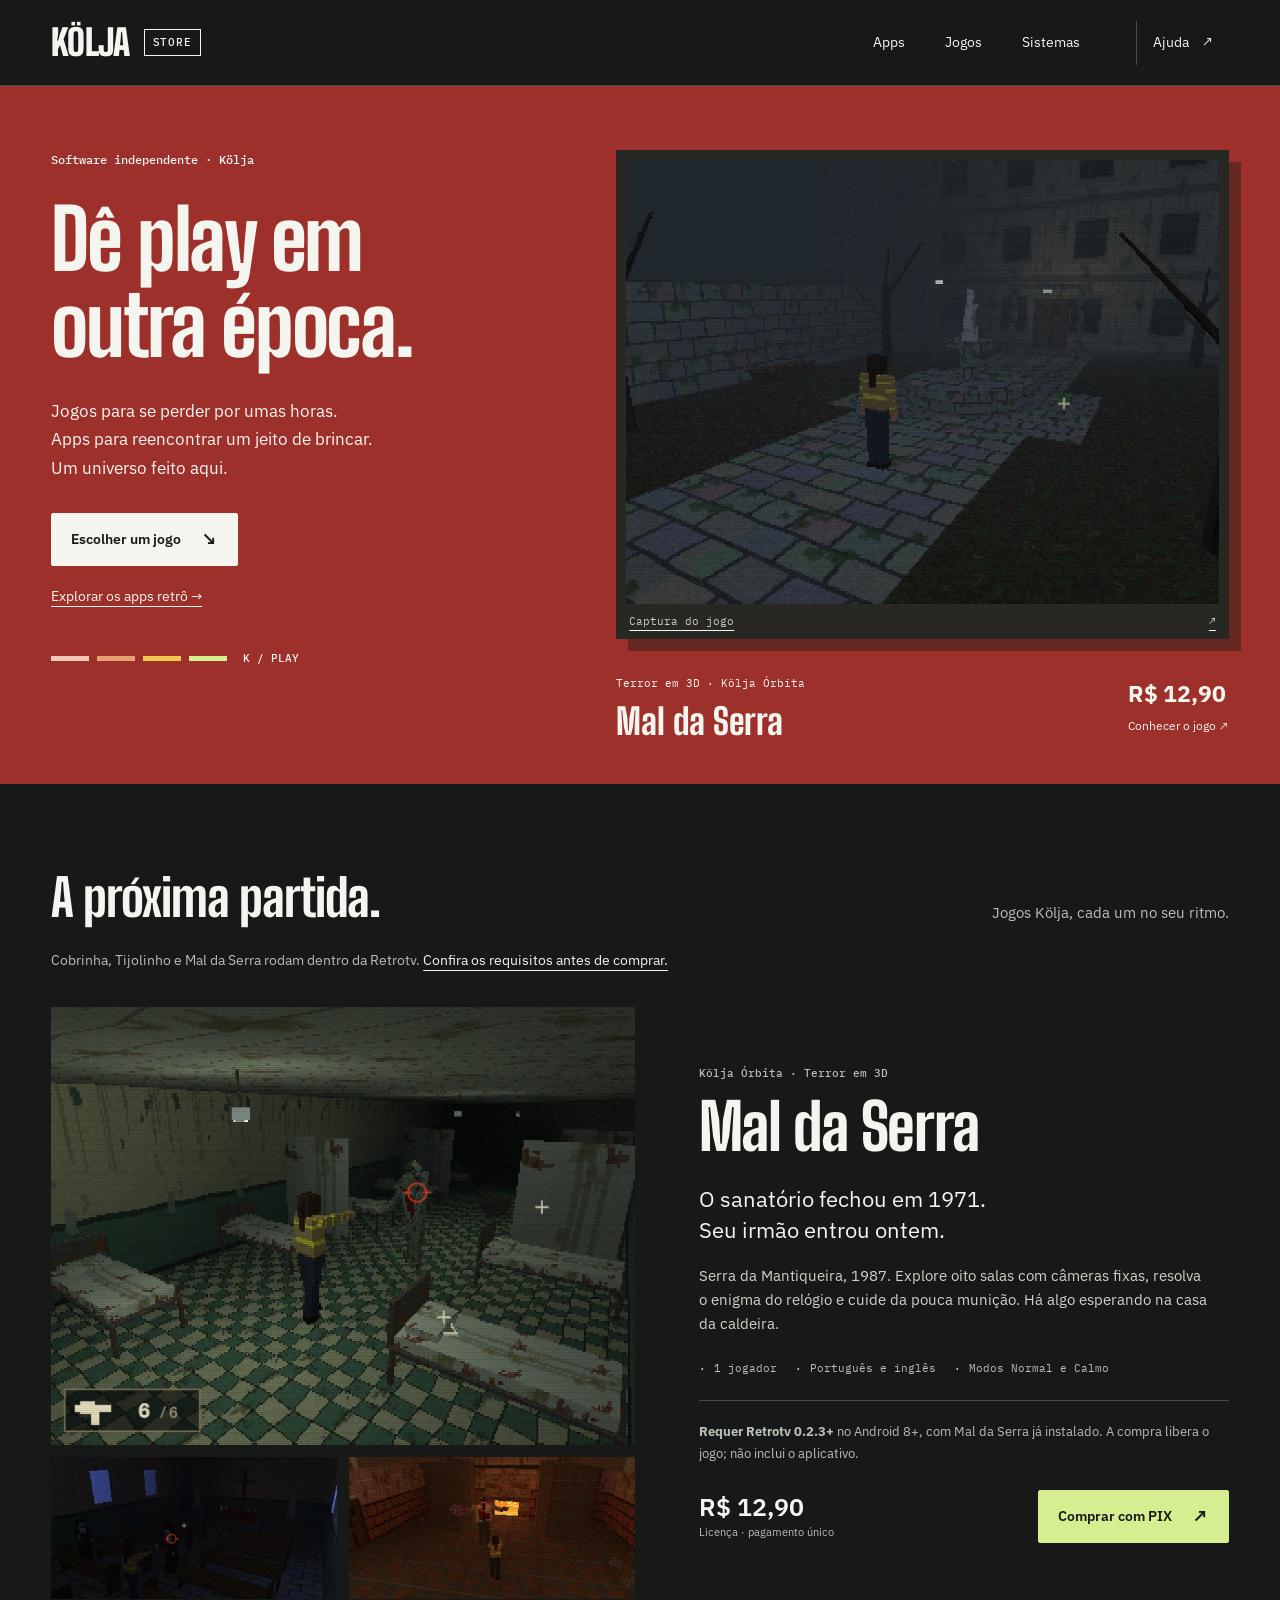
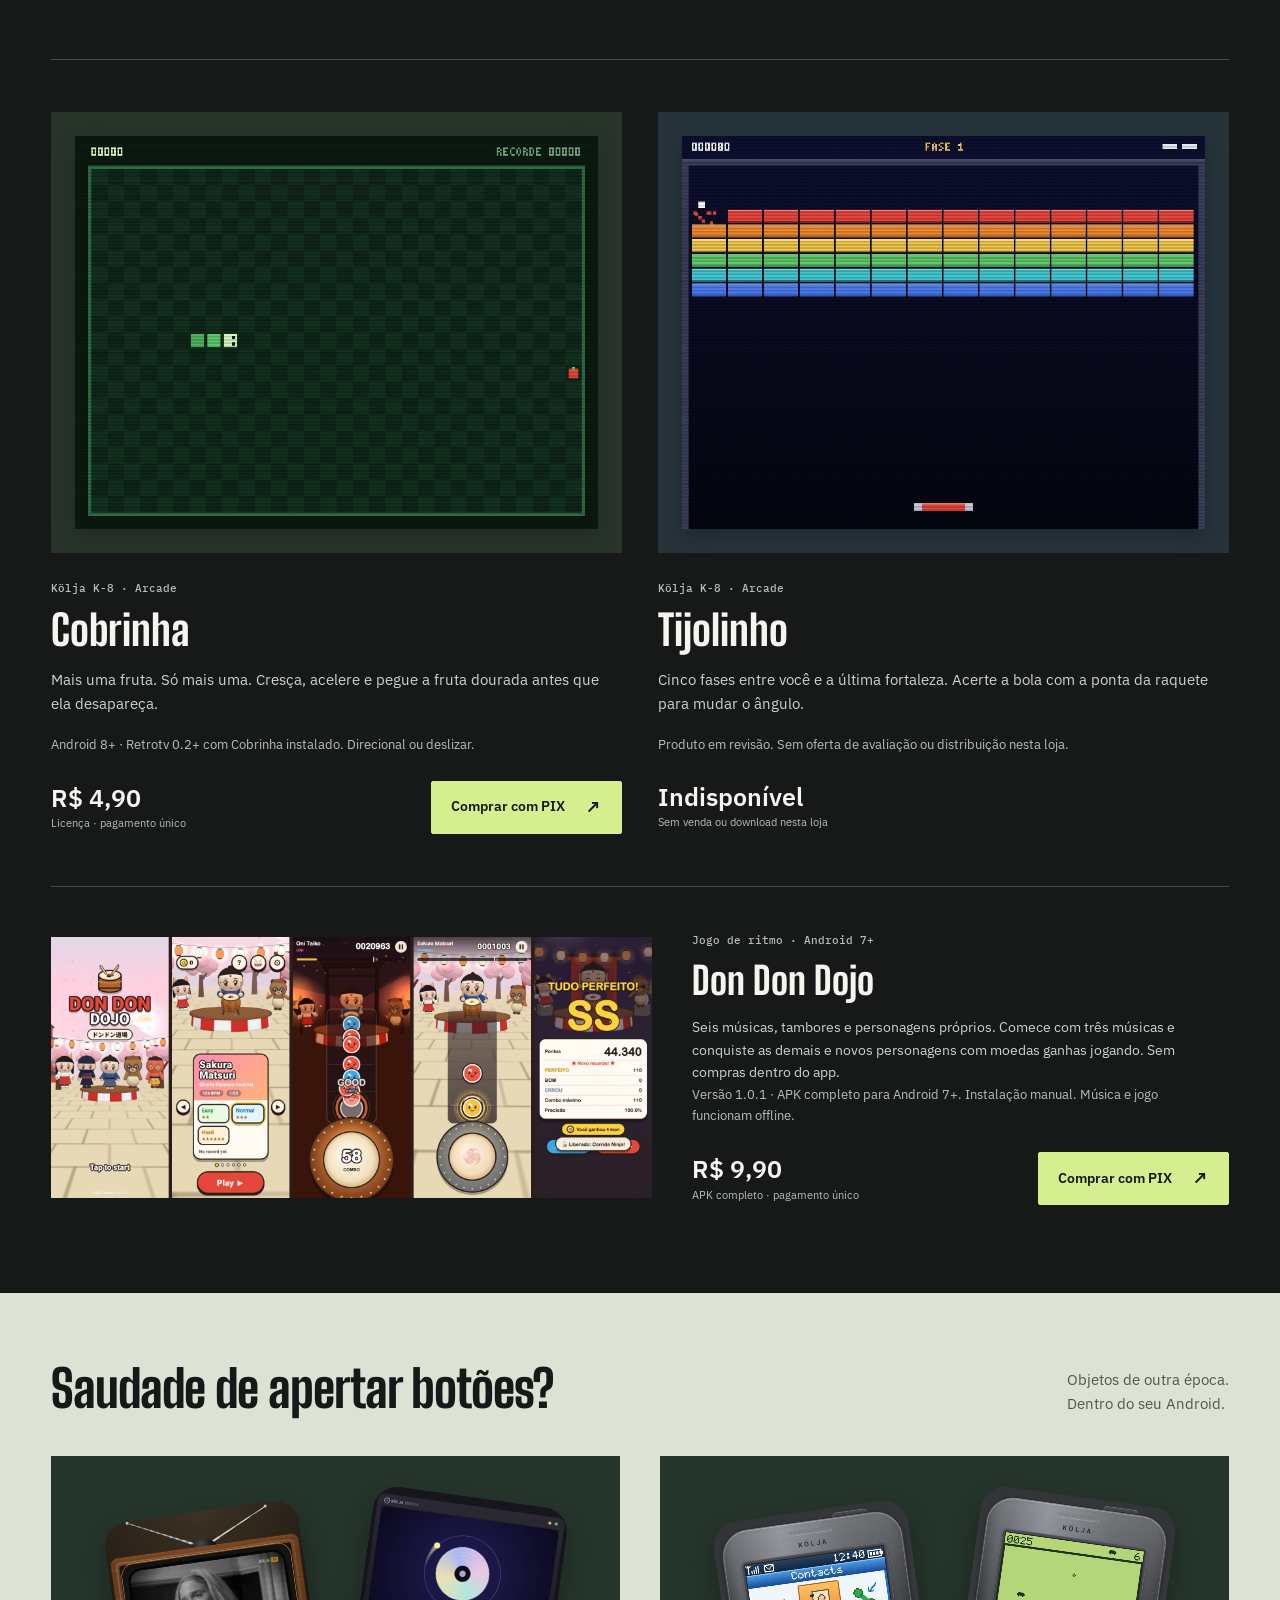
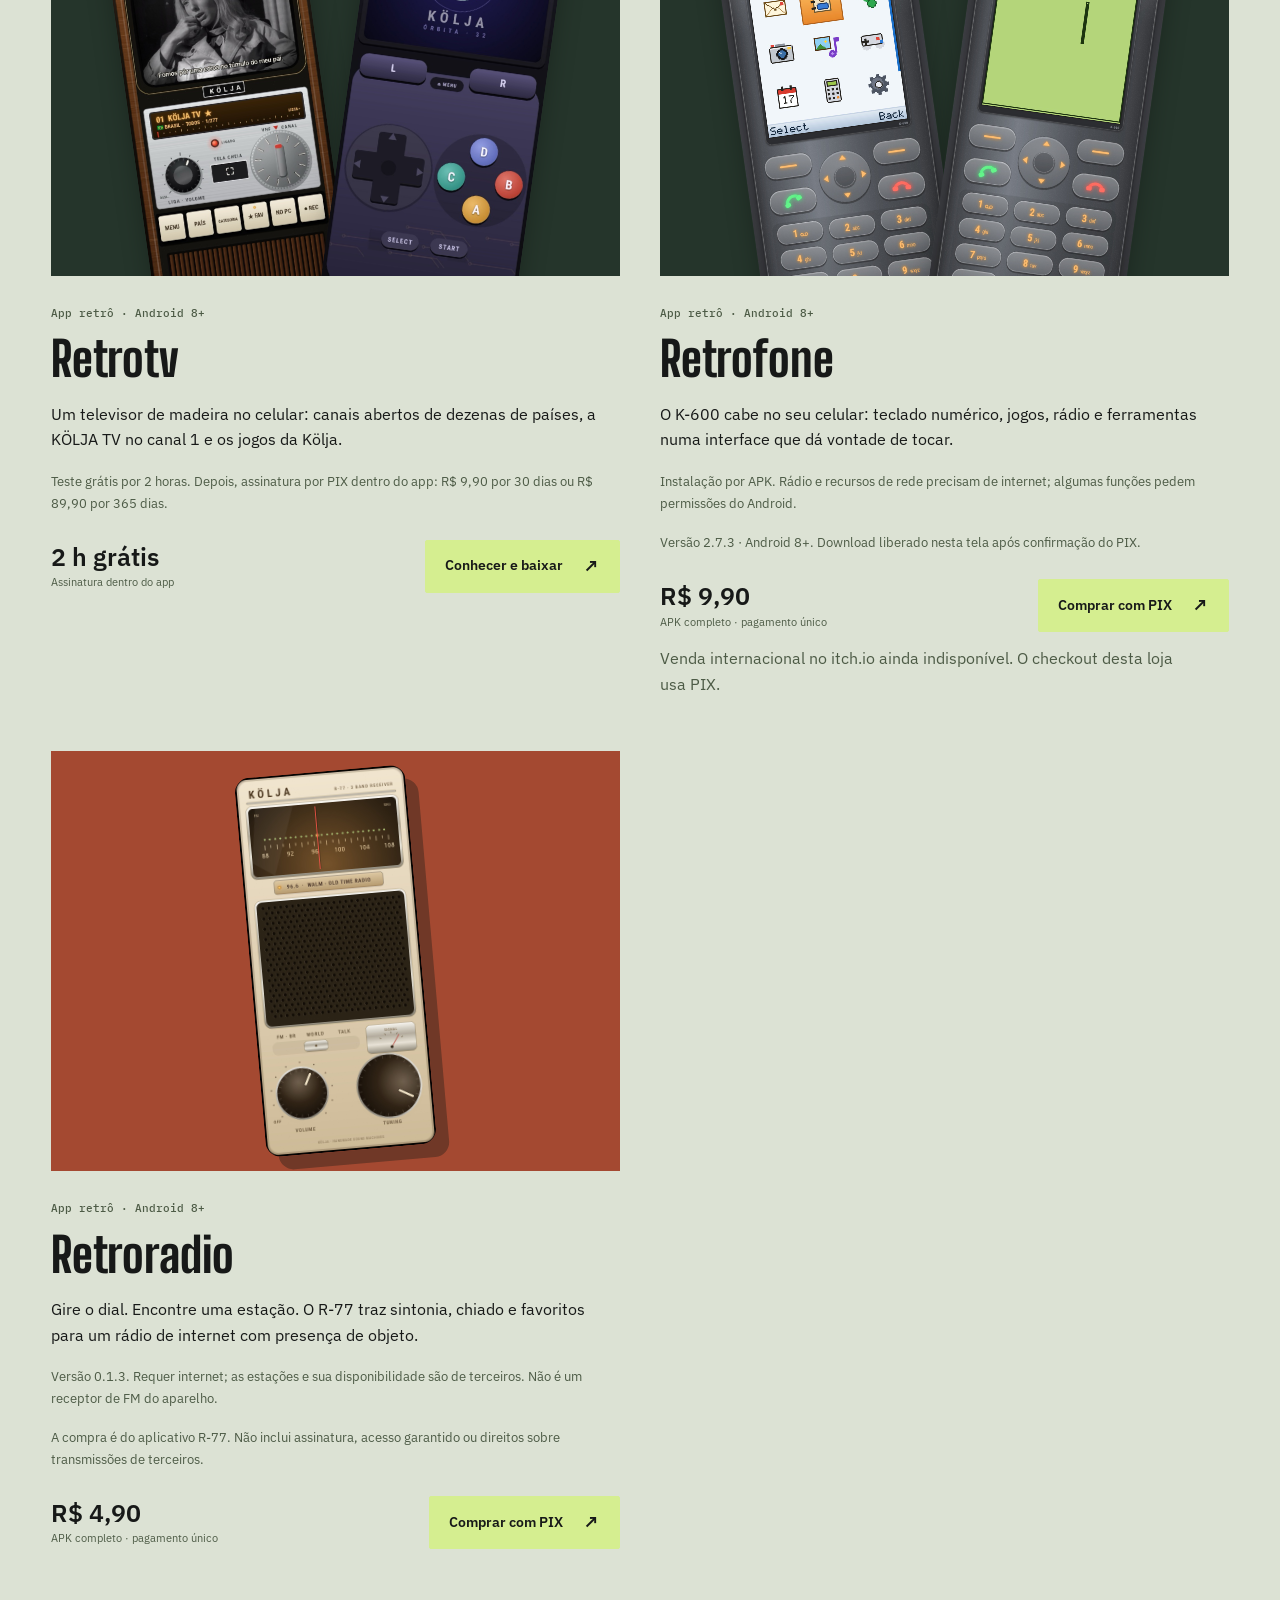
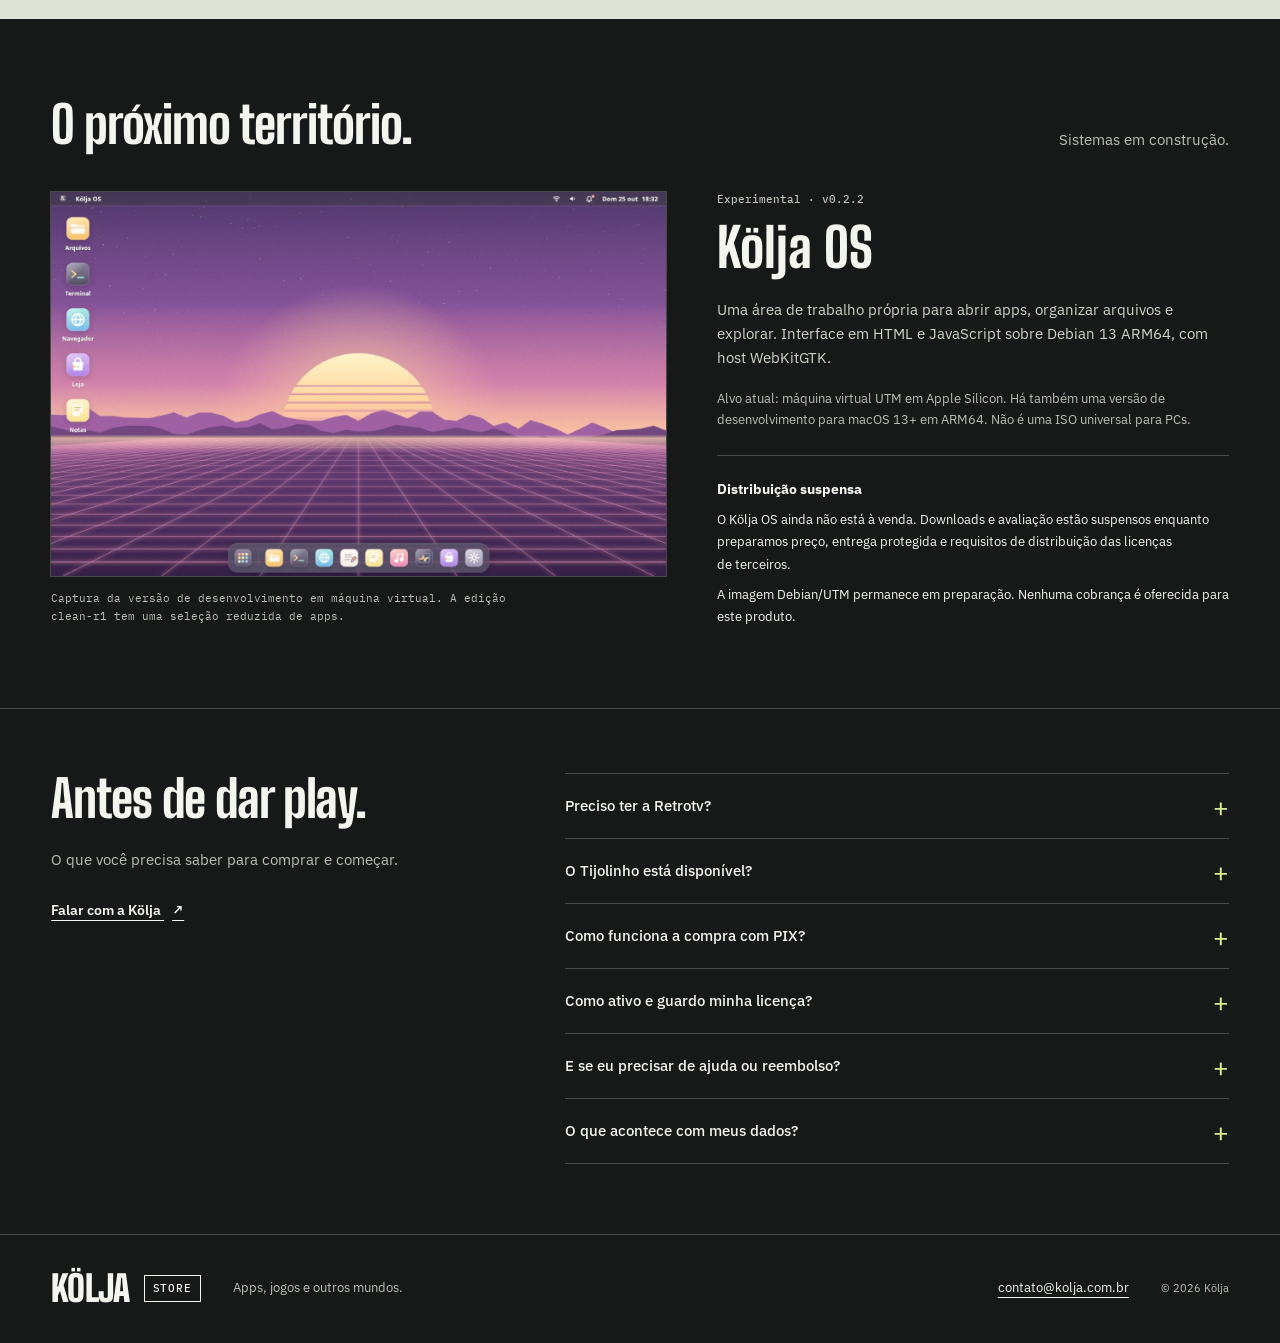
<file: loja/index.html>
<!doctype html>
<html lang="pt-BR">
<head>
<meta charset="utf-8">
<title>Kölja Store</title>
<meta name="robots" content="noindex">
<link rel="canonical" href="https://kolja.com.br/store/">
<!-- A loja mudou para /store/. A Retrotv 0.2.x abre /loja/#jogo, então o hash vai junto. -->
<script>location.replace('../store/' + location.hash);</script>
<noscript><meta http-equiv="refresh" content="0; url=../store/"></noscript>
</head>
<body><p><a href="../store/">Kölja Store</a></p></body>
</html>
</file>
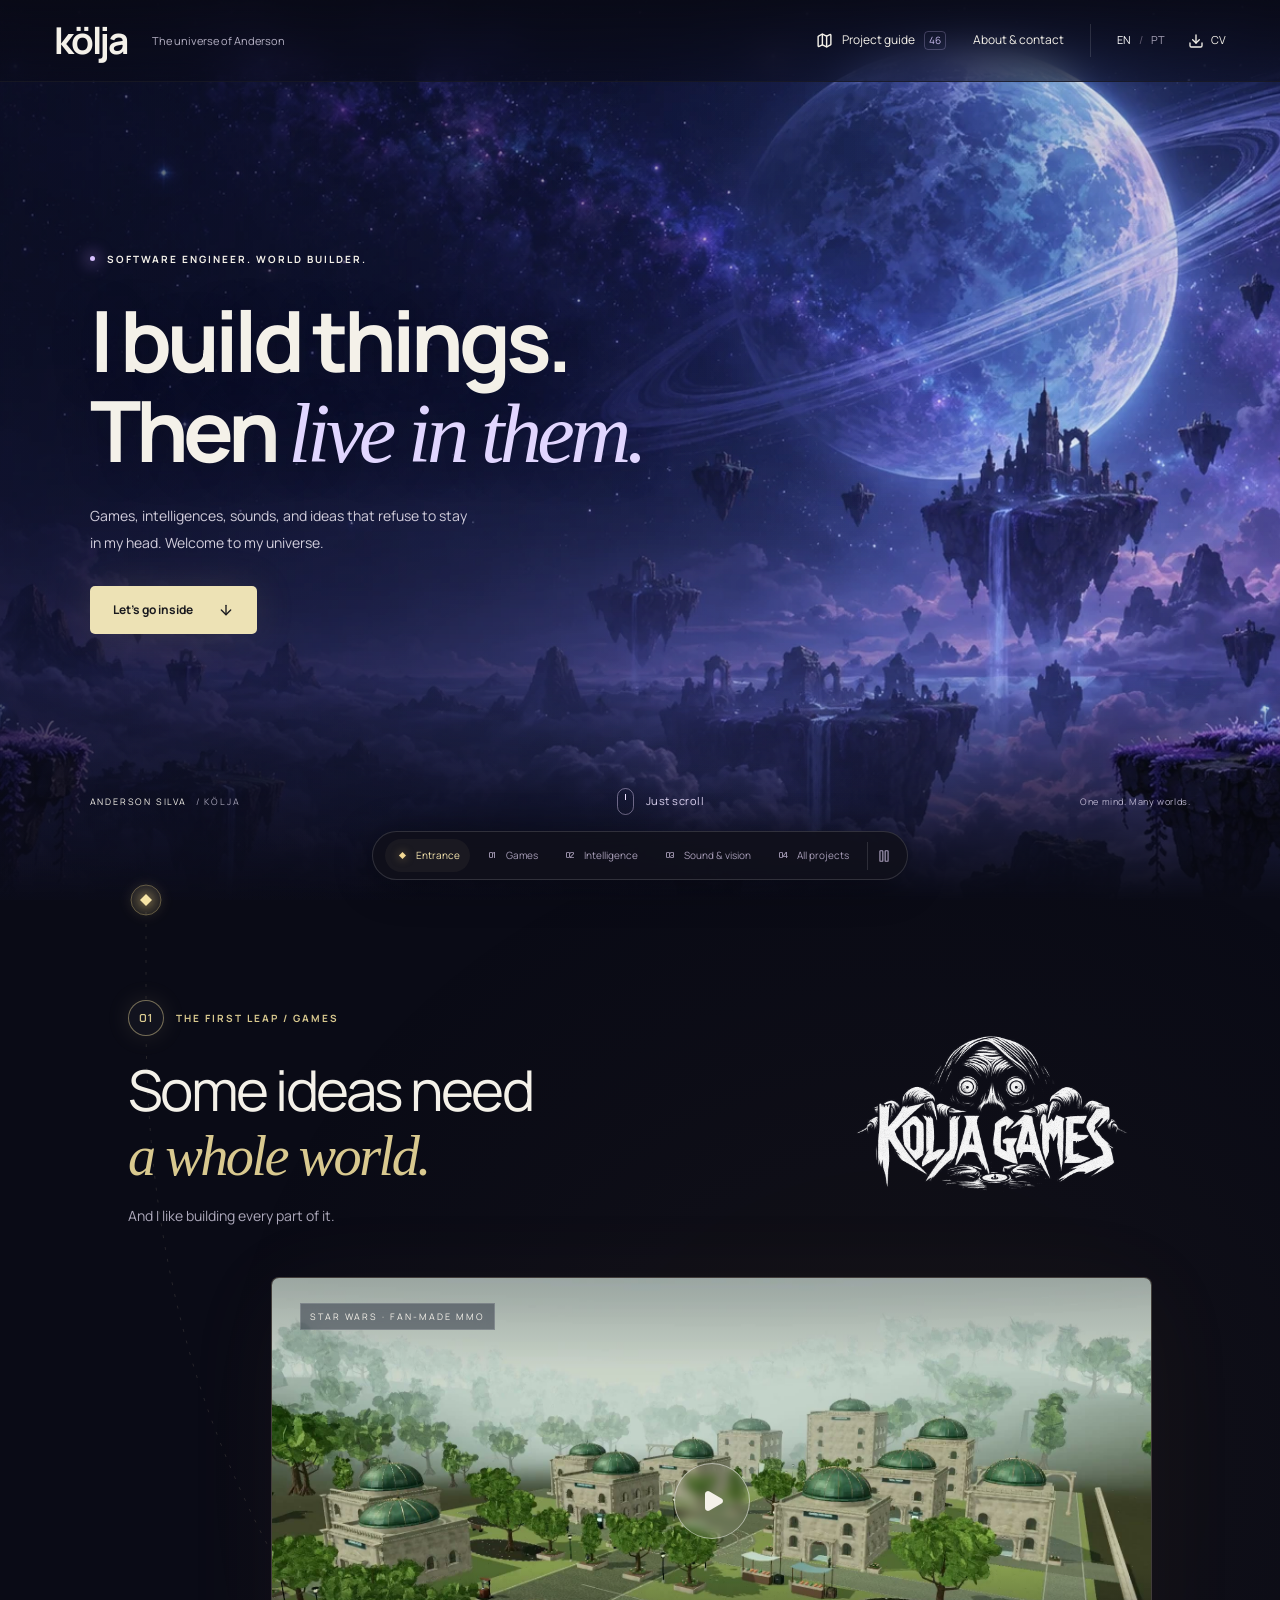
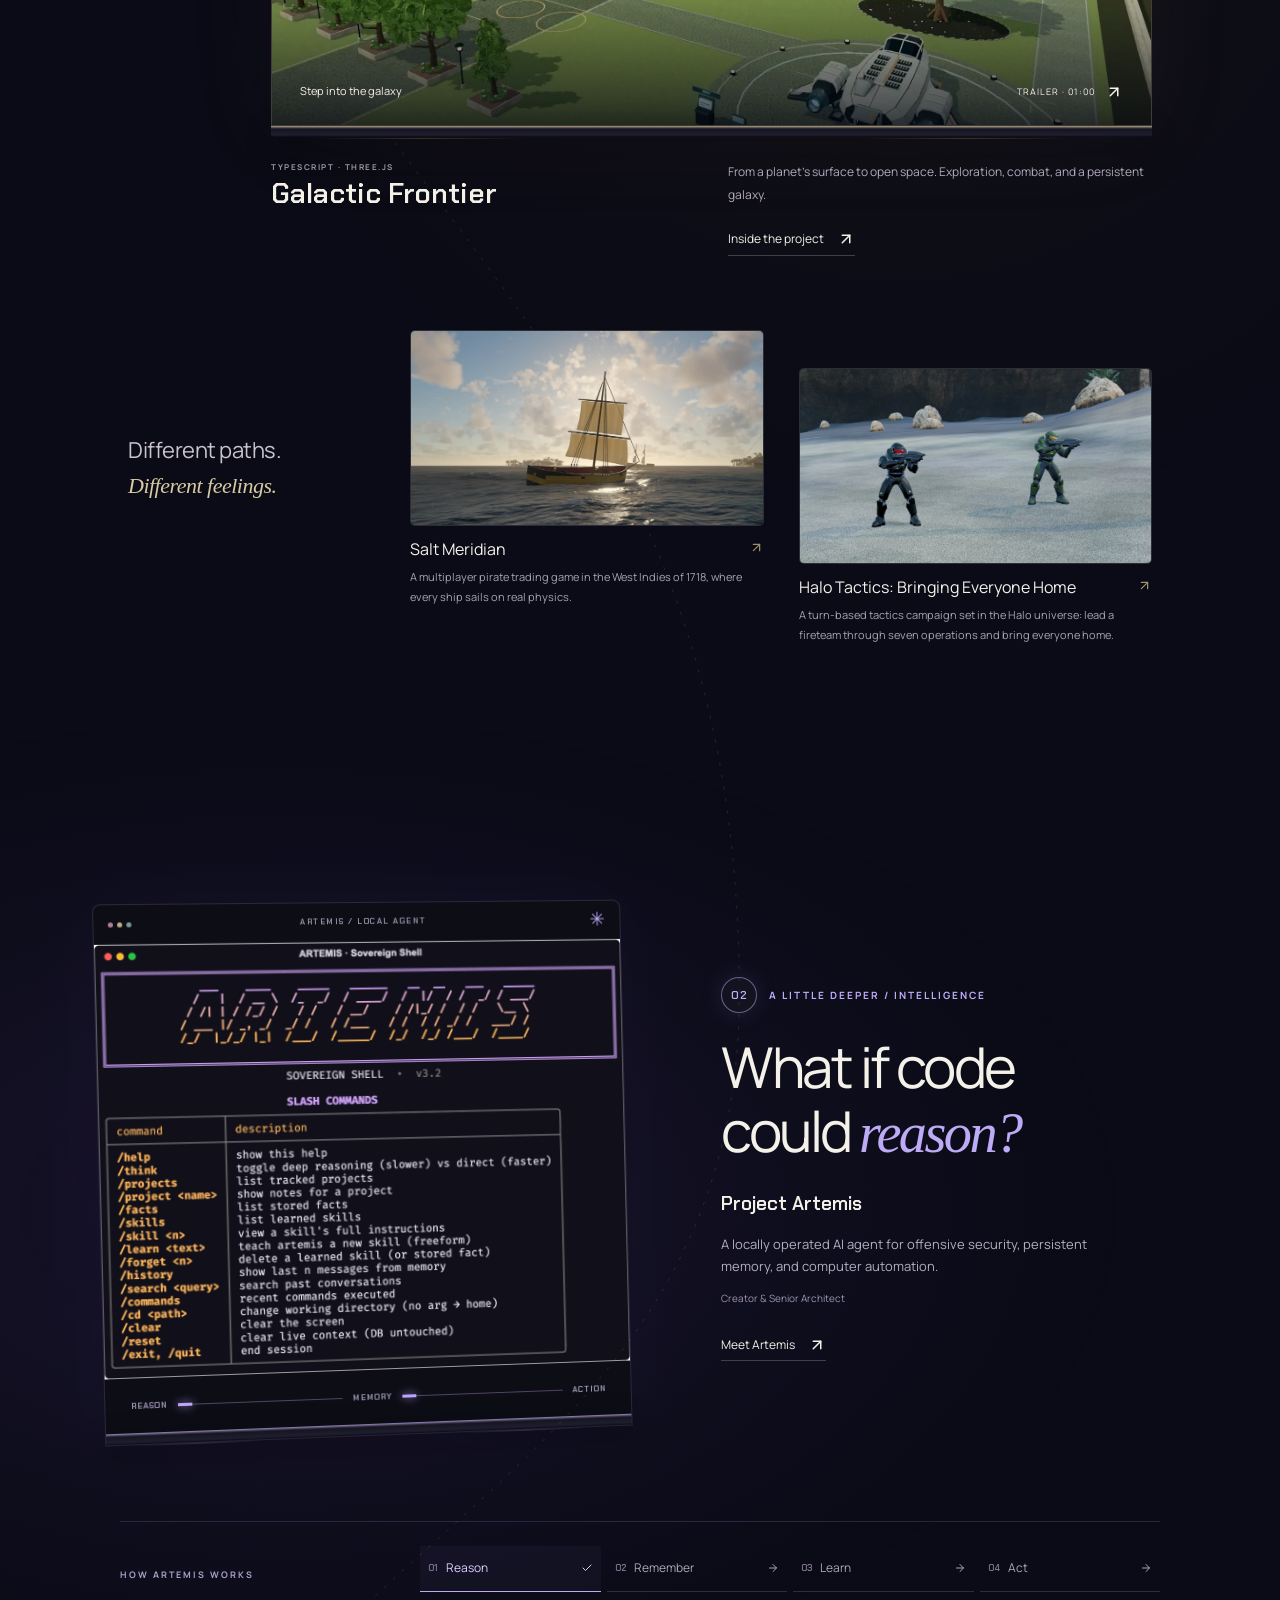
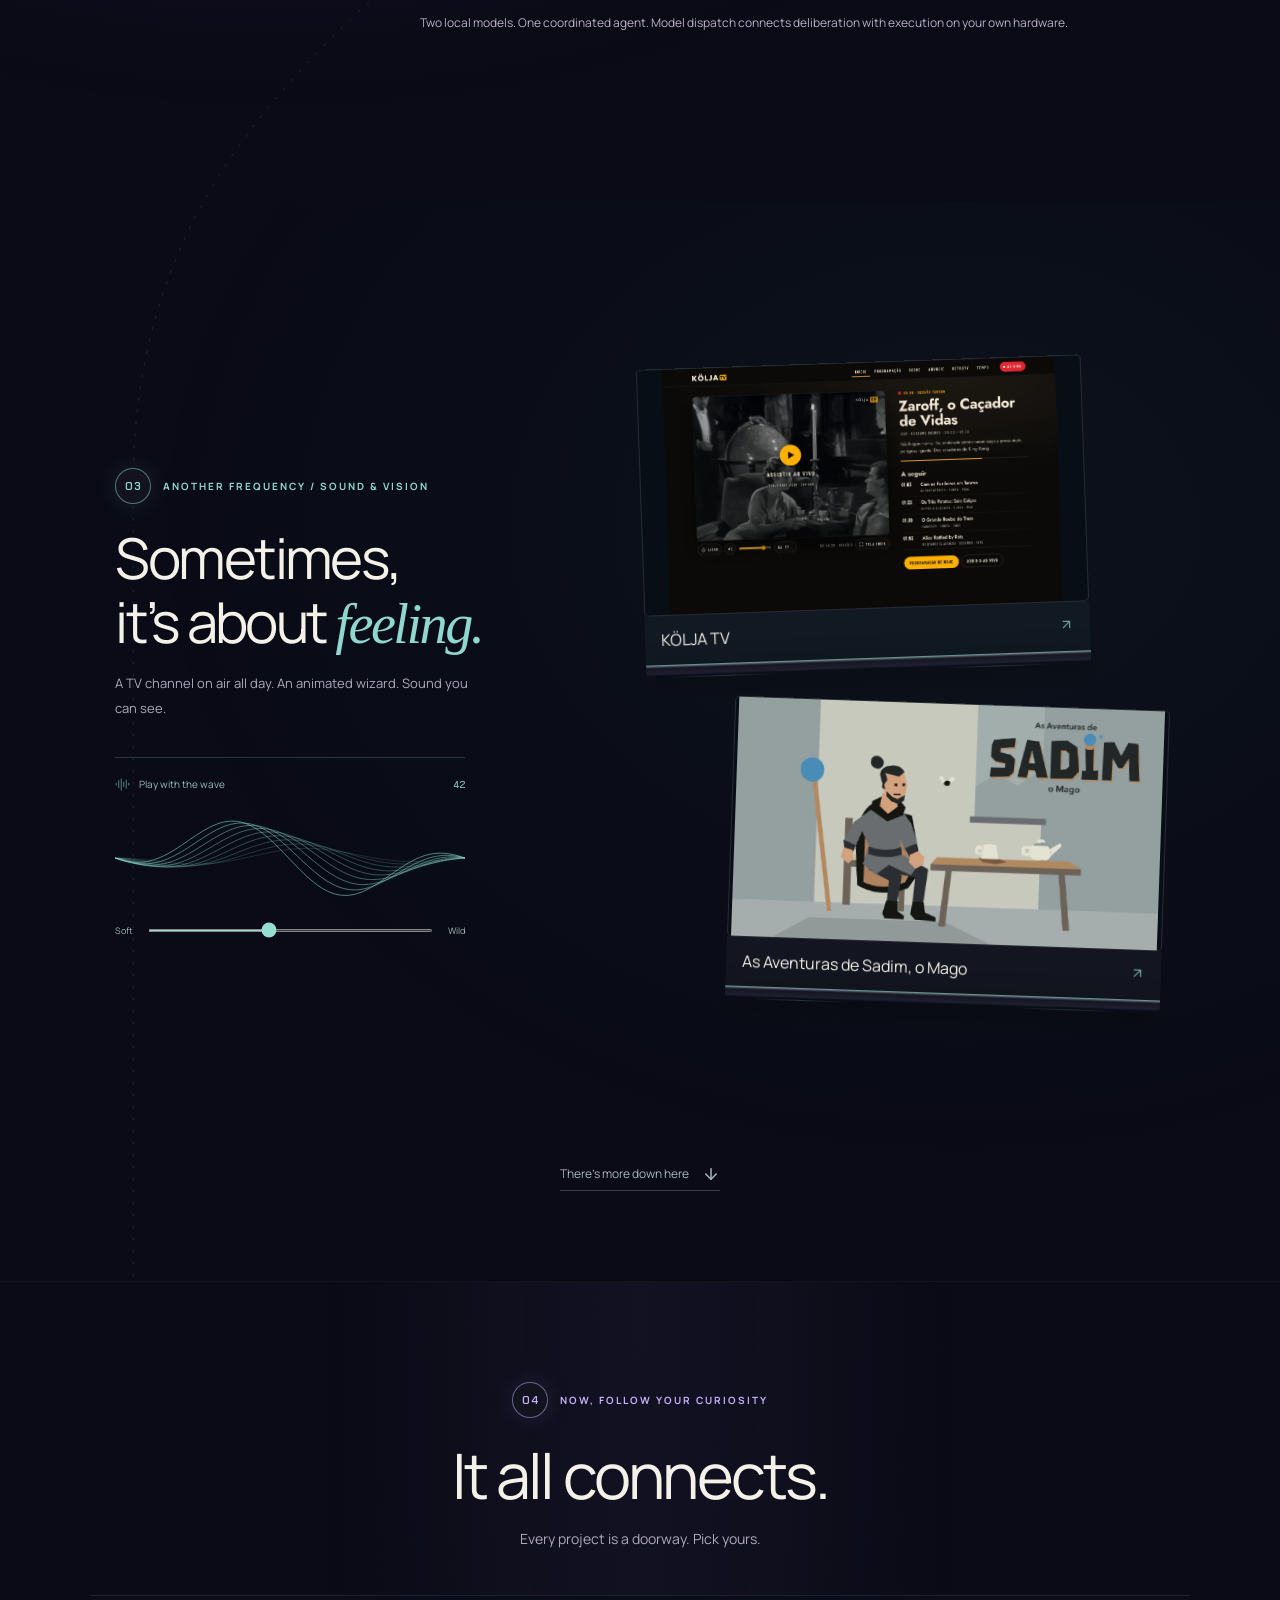
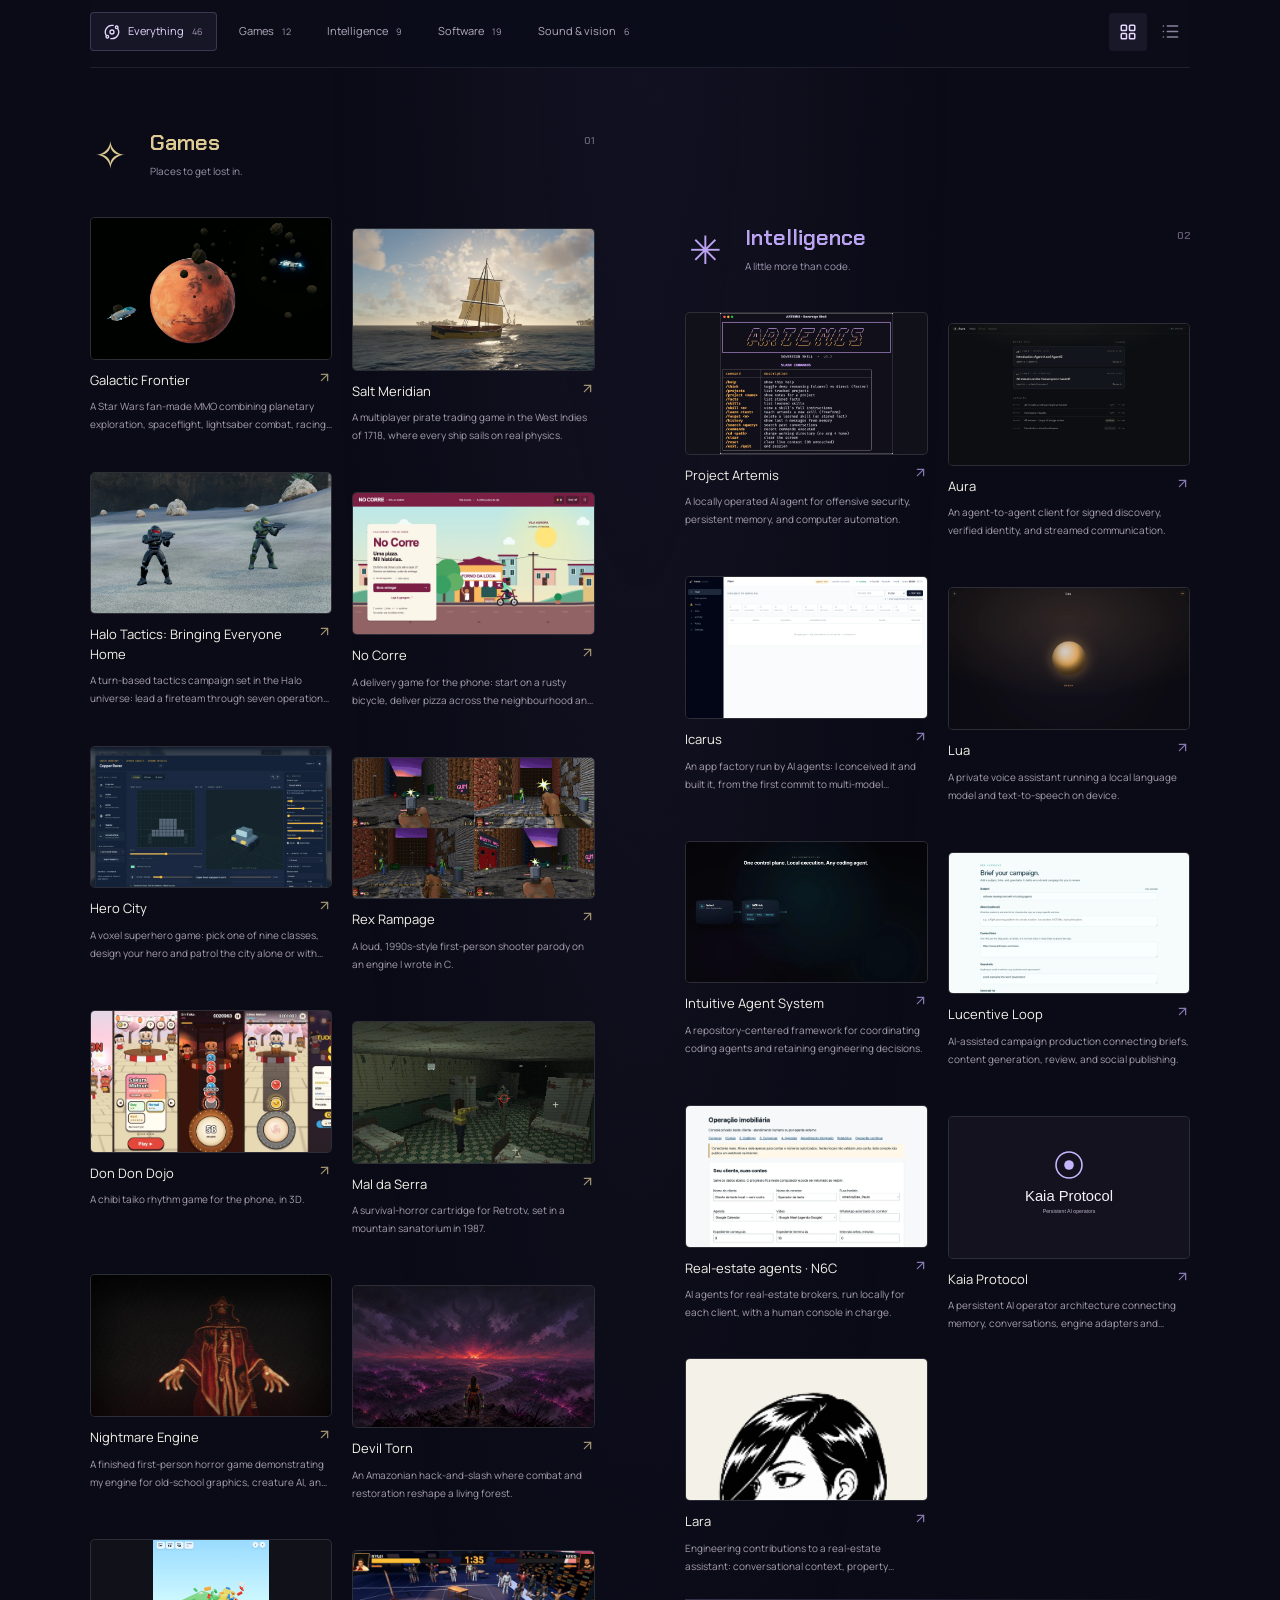
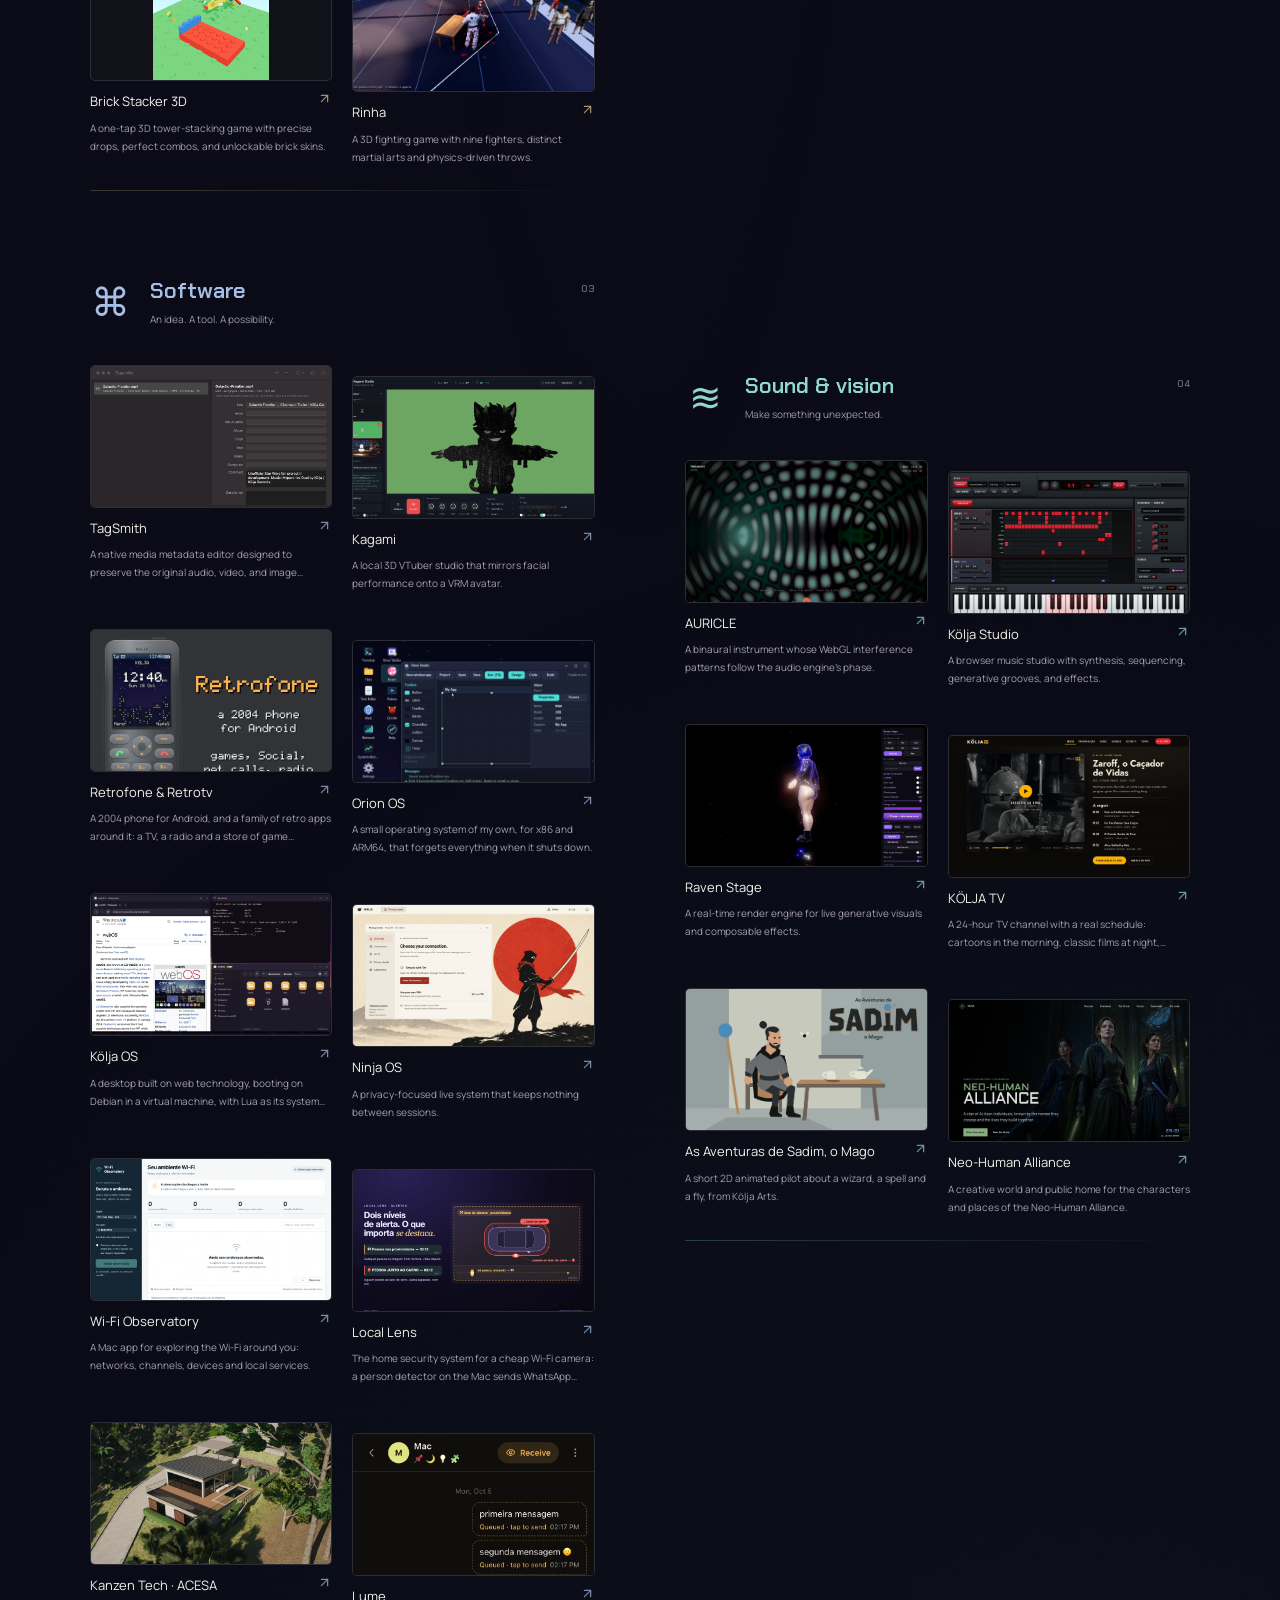
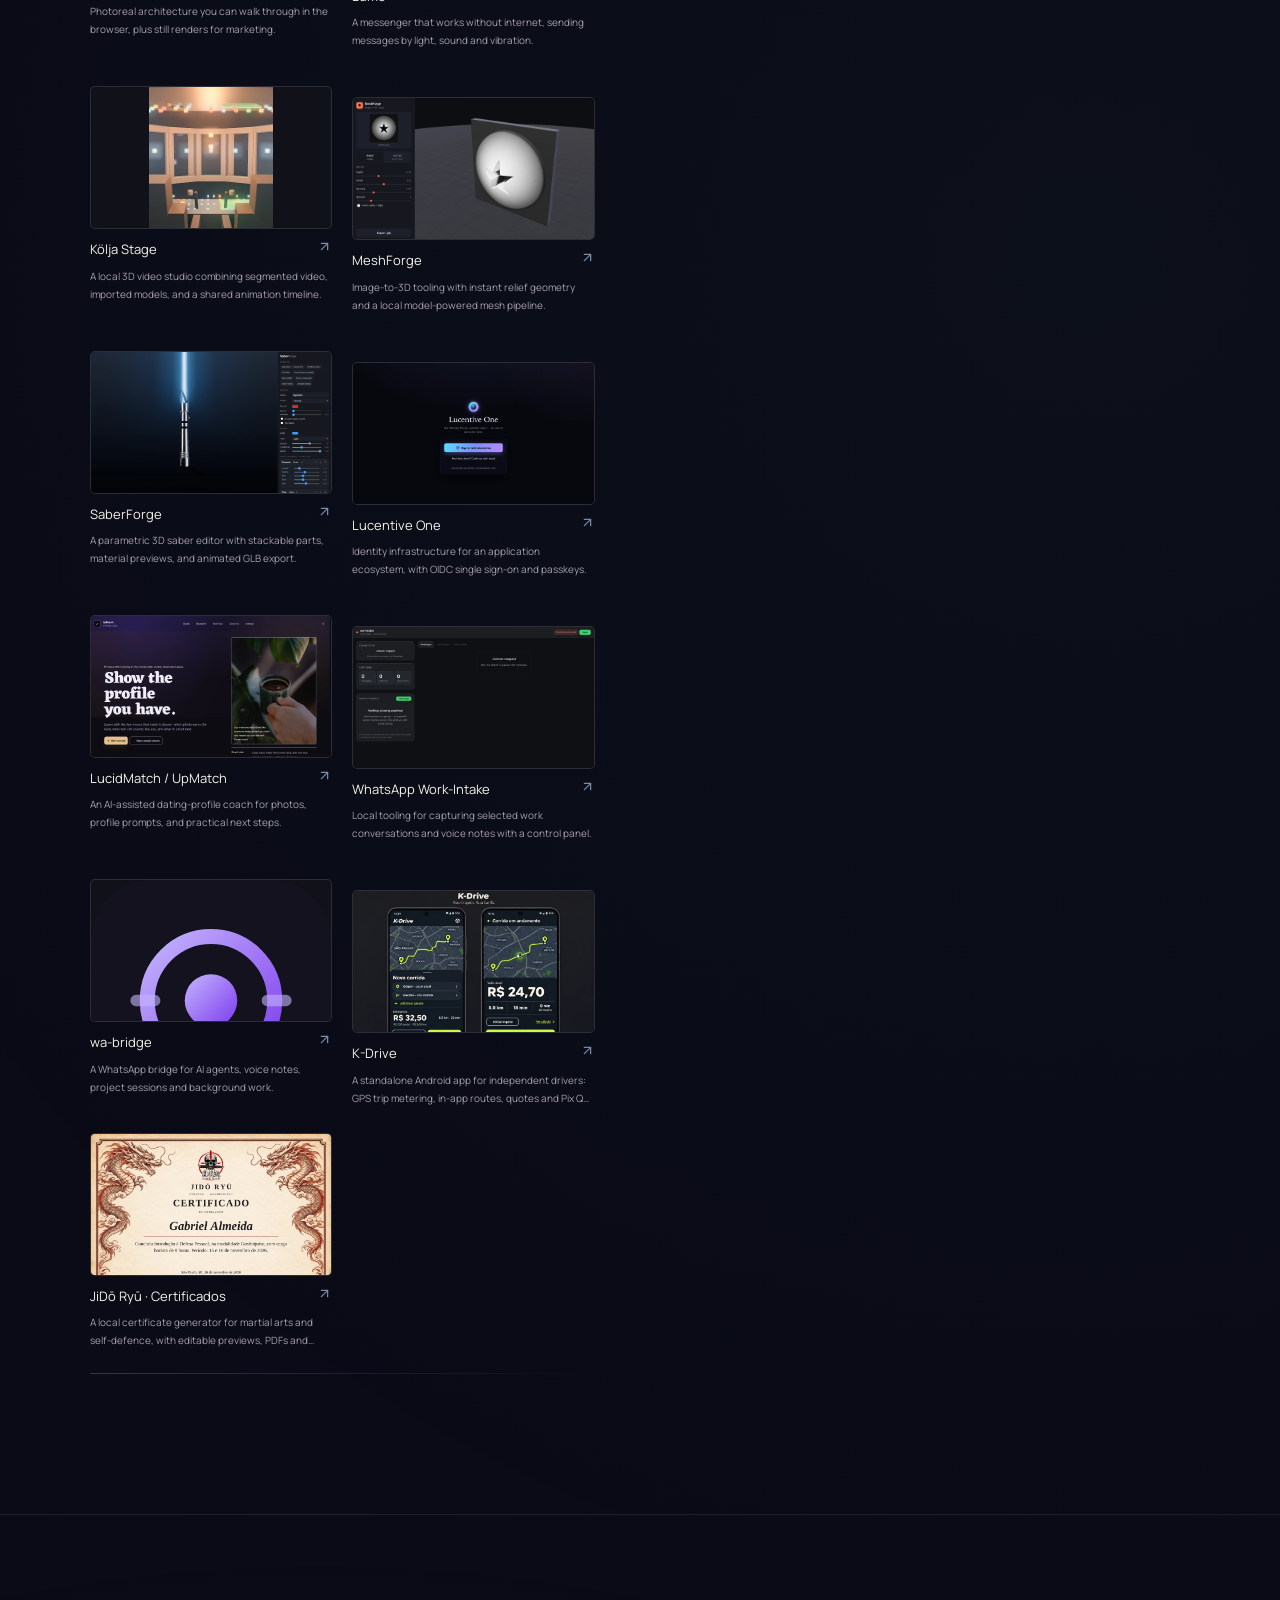
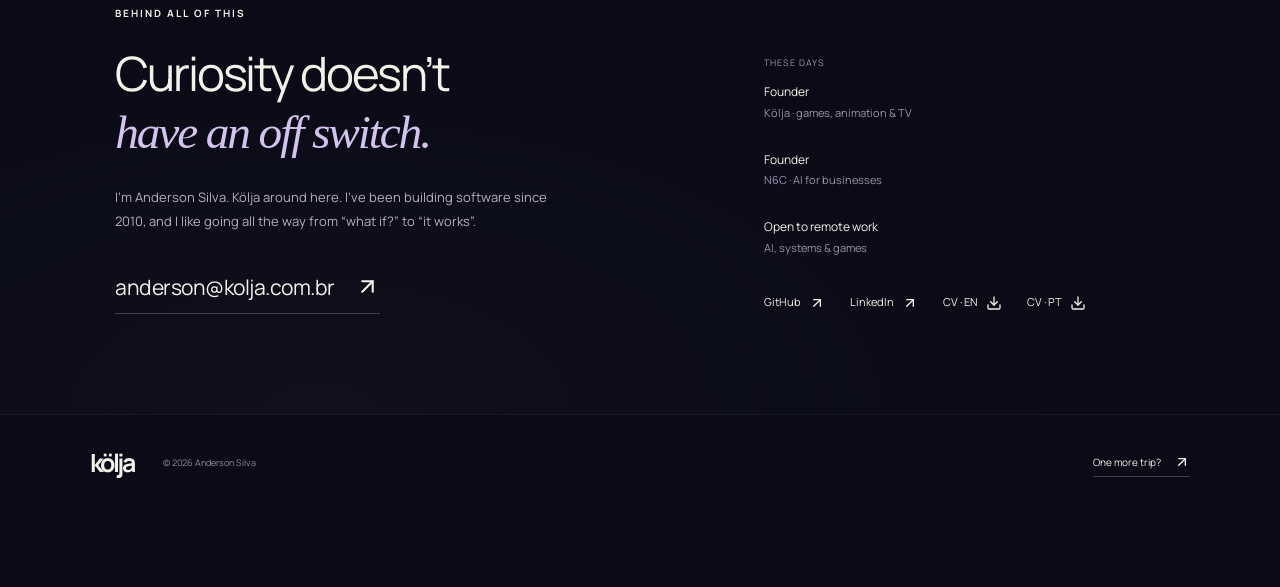
<file: portfolio/index.html>
<!doctype html>
<html lang="en">
  <head>
    <meta charset="UTF-8" />
    <meta name="viewport" content="width=device-width,initial-scale=1" />
    <meta name="theme-color" content="#080808" />
    <title>Anderson Silva · Kölja | AI, Software & Games</title>
    <meta name="robots" content="noindex, nofollow" />
    <meta
      name="description"
      content="Anderson Silva (Kölja): games, AI systems, operating systems, apps and animation. Bilingual portfolio and CV."
    />
    <link rel="canonical" href="https://kolja.com.br/portfolio/" />
    <meta property="og:title" content="Anderson Silva · Kölja" />
    <meta
      property="og:description"
      content="AI, software, games, and creative tools. Engineering with imagination."
    />
    <meta property="og:type" content="website" />
    <meta property="og:url" content="https://kolja.com.br/portfolio/" />
    <meta property="og:image" content="https://kolja.com.br/portfolio/og.png" />
    <meta name="twitter:card" content="summary_large_image" />
    <meta name="twitter:title" content="Anderson Silva · Kölja" />
    <meta
      name="twitter:description"
      content="AI, software, games, and creative tools. Engineering with imagination."
    />
    <meta name="twitter:image" content="https://kolja.com.br/portfolio/og.png" />
    <link rel="icon" href="/portfolio/favicon.svg" type="image/svg+xml" />
    <script type="application/ld+json">
      {
        "@context": "https://schema.org",
        "@type": "Person",
        "name": "Anderson Silva",
        "alternateName": "Kölja",
        "url": "https://kolja.com.br/portfolio/",
        "jobTitle": "AI & Systems Engineer; Game Developer",
        "email": "anderson@kolja.com.br",
        "sameAs": [
          "https://linkedin.com/in/oriontis",
          "https://github.com/koljacria"
        ],
        "homeLocation": { "@type": "Place", "name": "São Paulo, Brazil" }
      }
    </script>
    <script type="module" crossorigin src="/portfolio/assets/index-zapT_Q72.js"></script>
    <link rel="stylesheet" crossorigin href="/portfolio/assets/index-DMcqRgtV.css">
  </head>
  <body>
    <div id="root"></div>
    <noscript
      ><main>
        <h1>Anderson Silva · Kölja</h1>
        <p>
          AI, software, games, and creative tools. Engenheiro de IA, software e
          jogos.
        </p>
        <p>
          <a href="cv/Anderson-Silva-CV-2026-EN.pdf">Download English CV</a> ·
          <a href="cv/Anderson-Silva-CV-2026-PT.pdf"
            >Baixar currículo em português</a
          >
        </p>
        <a href="mailto:anderson@kolja.com.br">anderson@kolja.com.br</a>
      </main></noscript
    >
  </body>
</html>
</file>
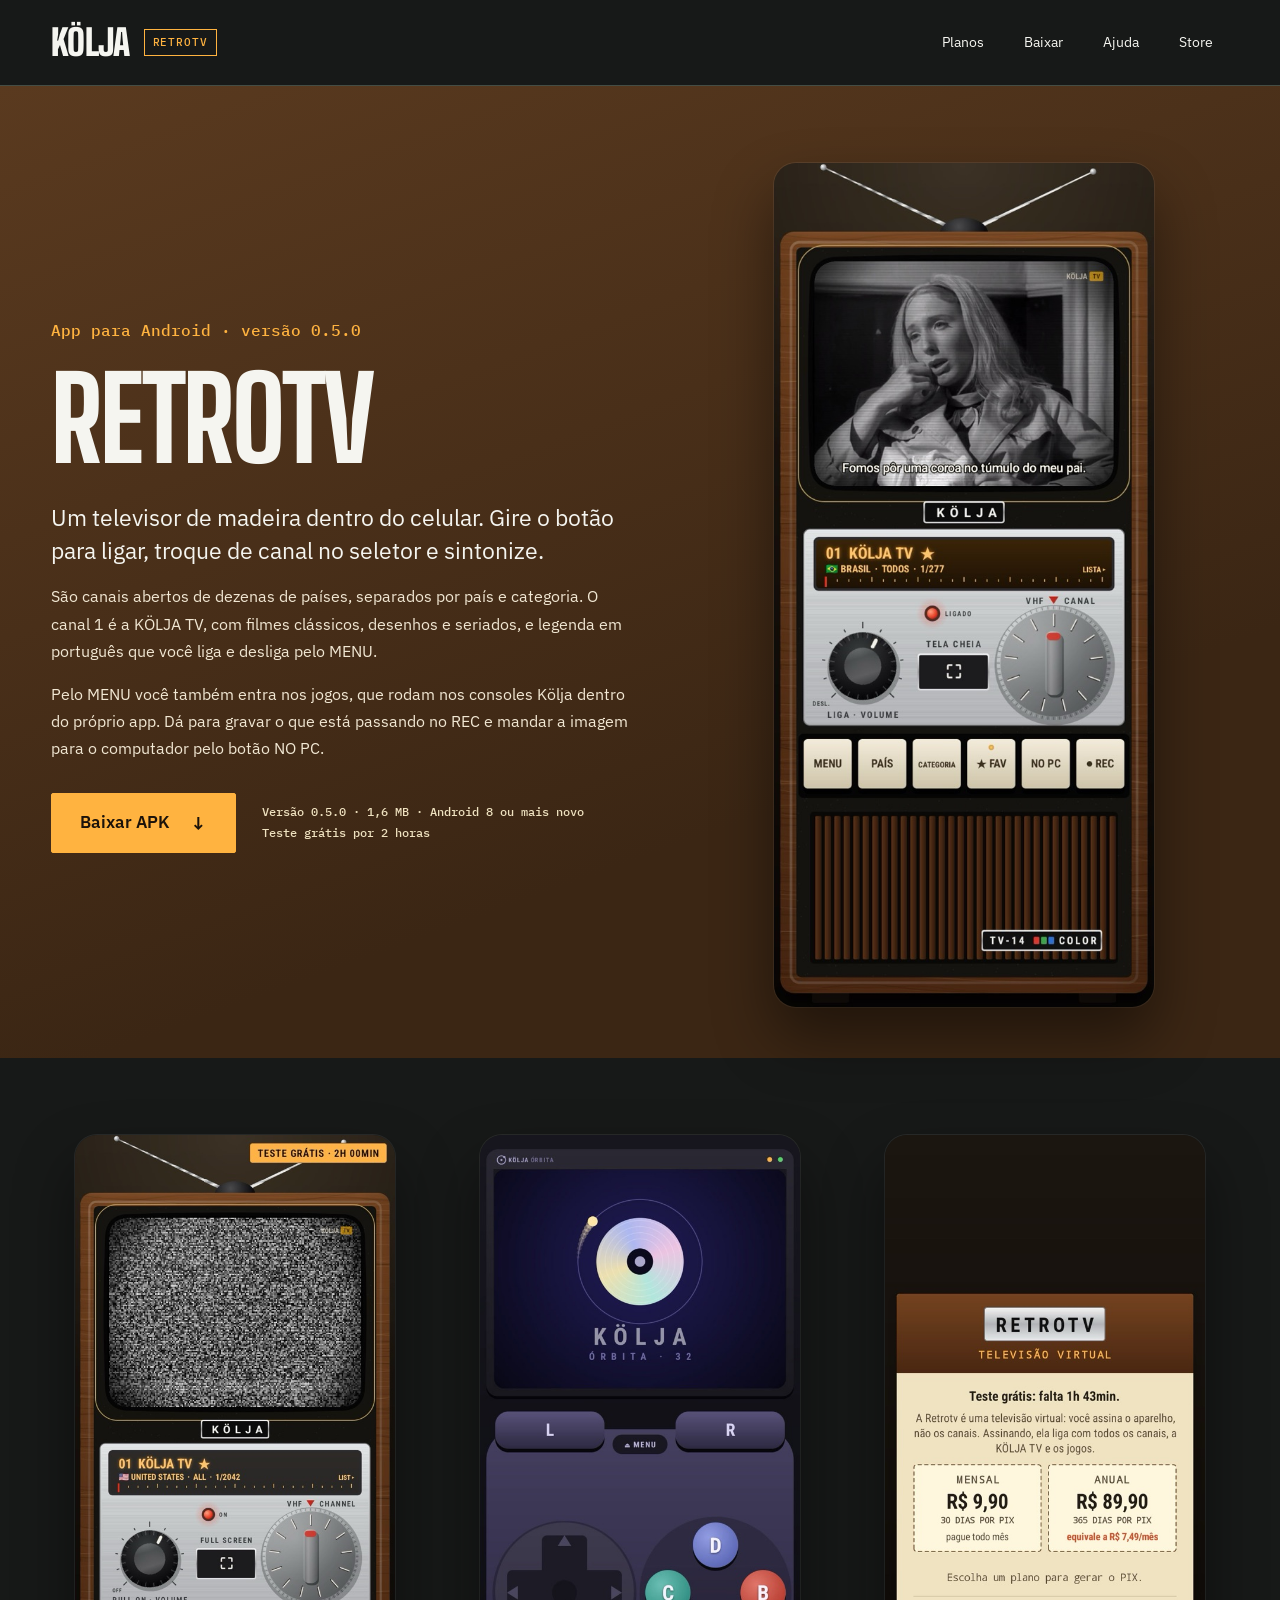
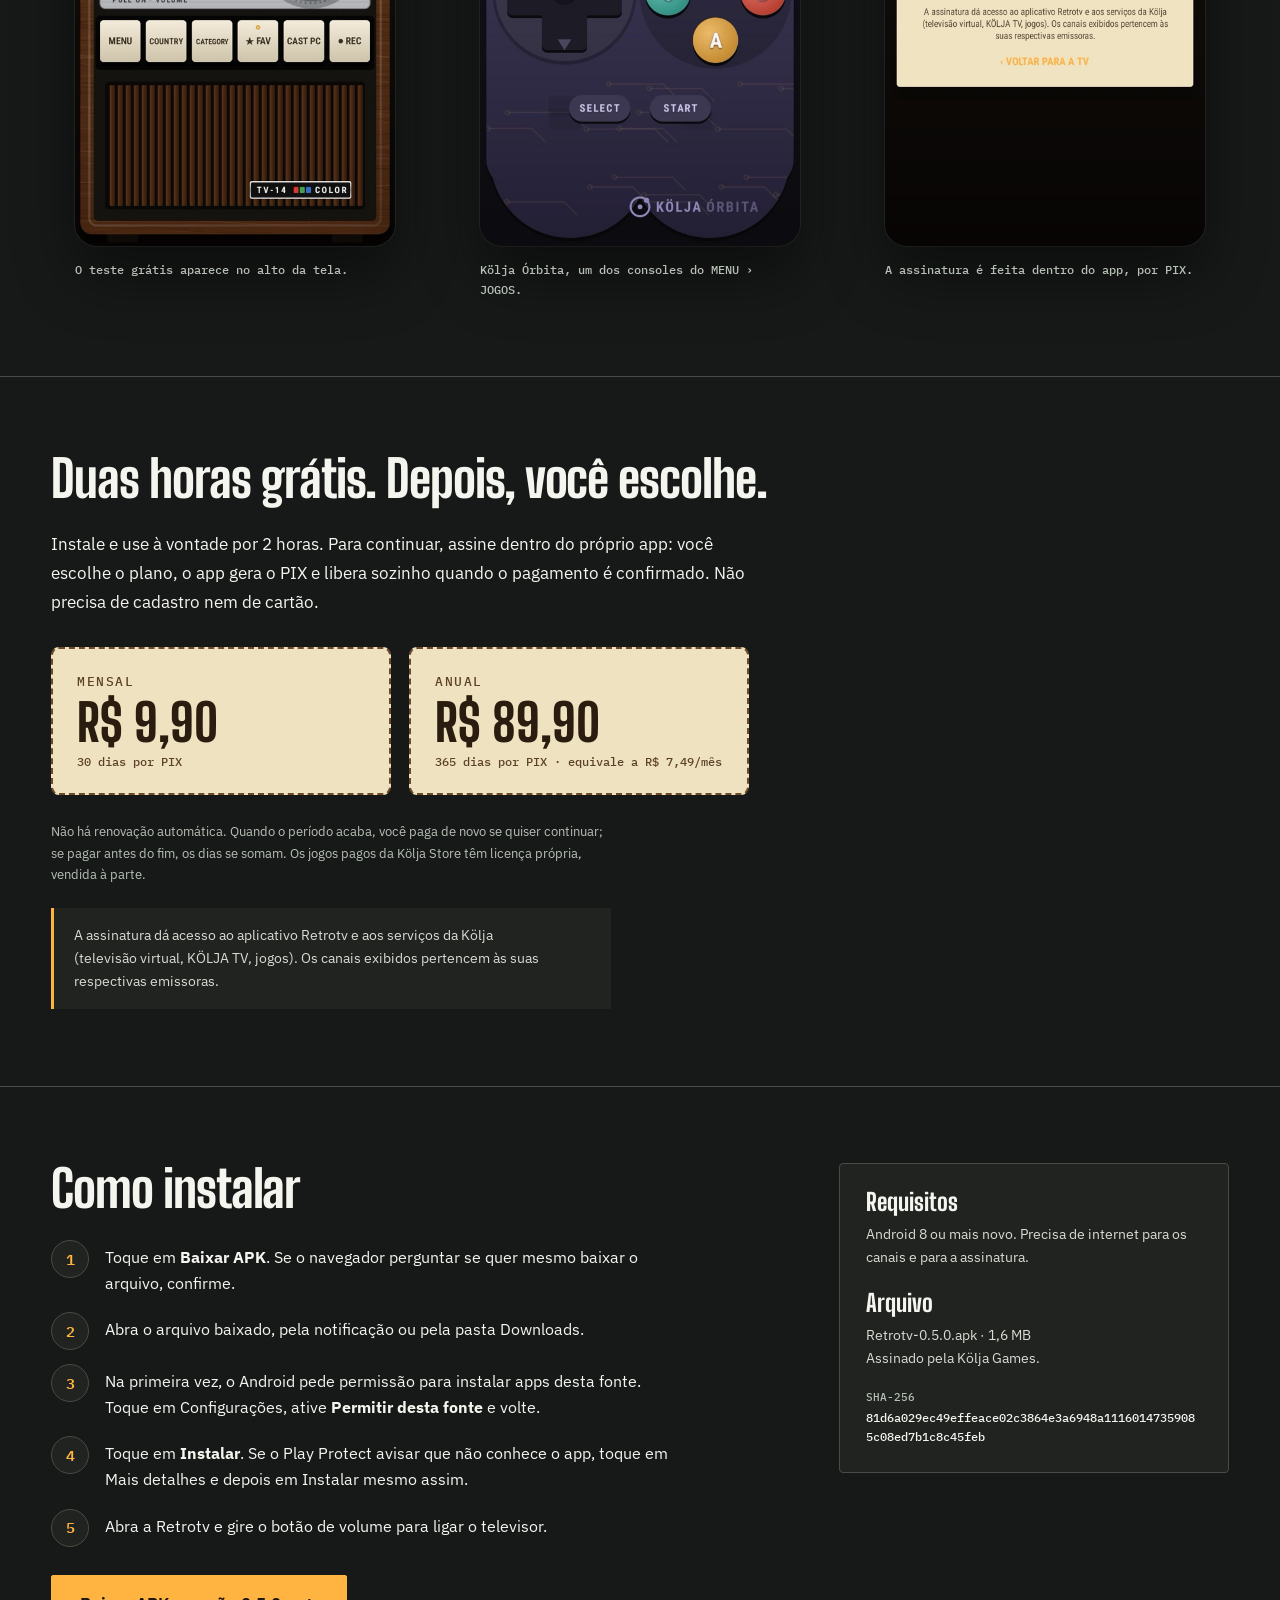
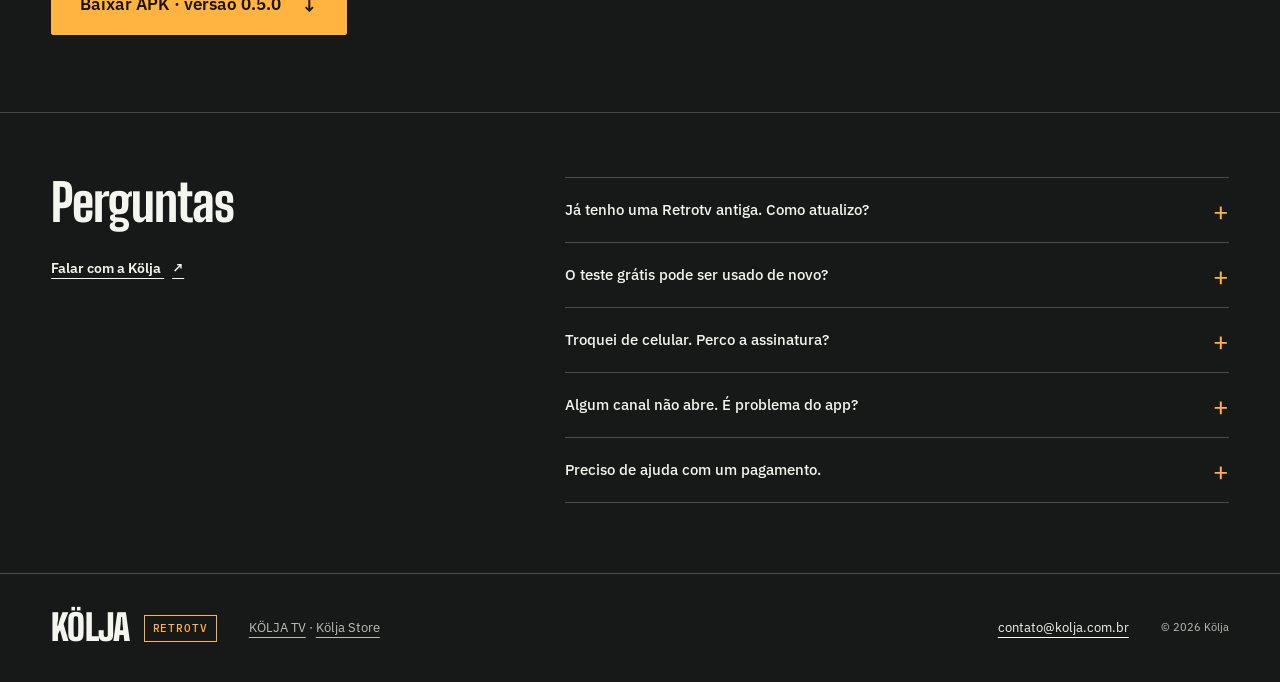
<file: retrotv/index.html>
<!doctype html>
<html lang="pt-BR">
<head>
<meta charset="utf-8">
<meta name="viewport" content="width=device-width, initial-scale=1">
<title>Retrotv · Uma televisão antiga no seu Android · Kölja</title>
<meta name="description" content="Retrotv: um televisor retrô no celular, com canais abertos de vários países, a KÖLJA TV no canal 1 e jogos. Teste grátis por 2 horas. Download do APK para Android 8 ou mais novo.">
<meta property="og:type" content="website">
<meta property="og:site_name" content="Kölja">
<meta property="og:locale" content="pt_BR">
<meta property="og:title" content="Retrotv · Uma televisão antiga no seu Android">
<meta property="og:description" content="Gire o botão, troque de canal, sintonize. Teste grátis por 2 horas.">
<meta property="og:image" content="https://kolja.com.br/retrotv/media/retrotv-kolja-tv.jpg">
<meta property="og:url" content="https://kolja.com.br/retrotv/">
<meta name="theme-color" content="#5a3a1f">
<link rel="canonical" href="https://kolja.com.br/retrotv/">
<link rel="icon" href="../games/assets/brand/favicon.png">
<link rel="preconnect" href="https://fonts.googleapis.com">
<link rel="preconnect" href="https://fonts.gstatic.com" crossorigin>
<link href="https://fonts.googleapis.com/css2?family=Big+Shoulders+Display:wght@700;800;900&family=IBM+Plex+Mono:wght@400;500&family=IBM+Plex+Sans:wght@400;500;600;700&display=swap" rel="stylesheet">
<link rel="stylesheet" href="../store/store.css">
<link rel="stylesheet" href="retrotv.css?v=1">
</head>
<body class="rtv">
<a class="skip" href="#conteudo">Pular para o conteúdo</a>
<header class="site-header">
  <a class="wordmark" href="../" aria-label="Kölja, início">KÖLJA<span>RETROTV</span></a>
  <nav aria-label="Retrotv"><a href="#planos">Planos</a><a href="#baixar">Baixar</a><a href="#ajuda">Ajuda</a><a href="../store/">Store</a></nav>
</header>
<main id="conteudo">
  <section class="rtv-hero" aria-labelledby="hero-title">
    <div class="rtv-hero__copy">
      <p class="catalog-label">App para Android · versão 0.5.0</p>
      <h1 id="hero-title">Retrotv</h1>
      <p class="rtv-lede">Um televisor de madeira dentro do celular. Gire o botão para ligar, troque de canal no seletor e sintonize.</p>
      <p>São canais abertos de dezenas de países, separados por país e categoria. O canal 1 é a KÖLJA TV, com filmes clássicos, desenhos e seriados, e legenda em português que você liga e desliga pelo MENU.</p>
      <p>Pelo MENU você também entra nos jogos, que rodam nos consoles Kölja dentro do próprio app. Dá para gravar o que está passando no REC e mandar a imagem para o computador pelo botão NO PC.</p>
      <div class="rtv-cta">
        <a class="button rtv-download" href="https://github.com/koljarecords/koljarecords.github.io/releases/download/retrotv-0.5.0/Retrotv-0.5.0.apk" download>Baixar APK <span aria-hidden="true">↓</span></a>
        <p class="rtv-cta__note">Versão 0.5.0 · 1,6 MB · Android 8 ou mais novo<br>Teste grátis por 2 horas</p>
      </div>
    </div>
    <figure class="rtv-hero__shot">
      <img src="media/retrotv-kolja-tv.jpg" alt="Captura real da Retrotv: o televisor sintonizado no canal 1, KÖLJA TV, com um filme legendado em português" width="540" height="1200" fetchpriority="high">
    </figure>
  </section>

  <section class="rtv-shots" aria-label="Capturas do aplicativo">
    <figure><img src="media/retrotv-teste.jpg" alt="Retrotv ligada no canal 1, com o aviso de teste grátis de 2 horas no alto da tela" width="540" height="1200" loading="lazy"><figcaption>O teste grátis aparece no alto da tela.</figcaption></figure>
    <figure><img src="media/retrotv-orbita.jpg" alt="Console Kölja Órbita aberto dentro da Retrotv, com direcional e botões A, B, C e D" width="540" height="1200" loading="lazy"><figcaption>Kölja Órbita, um dos consoles do MENU › JOGOS.</figcaption></figure>
    <figure><img src="media/retrotv-planos.jpg" alt="Tela de assinatura da Retrotv com os planos Mensal R$ 9,90 e Anual R$ 89,90" width="540" height="1200" loading="lazy"><figcaption>A assinatura é feita dentro do app, por PIX.</figcaption></figure>
  </section>

  <section class="rtv-plans" id="planos" aria-labelledby="plans-title">
    <div class="section-heading"><h2 id="plans-title">Duas horas grátis. Depois, você escolhe.</h2></div>
    <p class="rtv-plans__intro">Instale e use à vontade por 2 horas. Para continuar, assine dentro do próprio app: você escolhe o plano, o app gera o PIX e libera sozinho quando o pagamento é confirmado. Não precisa de cadastro nem de cartão.</p>
    <div class="rtv-plan-grid">
      <article class="rtv-plan"><p class="product-kind">Mensal</p><strong>R$ 9,90</strong><span>30 dias por PIX</span></article>
      <article class="rtv-plan"><p class="product-kind">Anual</p><strong>R$ 89,90</strong><span>365 dias por PIX · equivale a R$ 7,49/mês</span></article>
    </div>
    <p class="requirements">Não há renovação automática. Quando o período acaba, você paga de novo se quiser continuar; se pagar antes do fim, os dias se somam. Os jogos pagos da Kölja Store têm licença própria, vendida à parte.</p>
    <p class="rtv-terms">A assinatura dá acesso ao aplicativo Retrotv e aos serviços da Kölja (televisão virtual, KÖLJA TV, jogos). Os canais exibidos pertencem às suas respectivas emissoras.</p>
  </section>

  <section class="rtv-install" id="baixar" aria-labelledby="install-title">
    <div class="rtv-install__main">
      <div class="section-heading"><h2 id="install-title">Como instalar</h2></div>
      <ol class="rtv-steps">
        <li>Toque em <strong>Baixar APK</strong>. Se o navegador perguntar se quer mesmo baixar o arquivo, confirme.</li>
        <li>Abra o arquivo baixado, pela notificação ou pela pasta Downloads.</li>
        <li>Na primeira vez, o Android pede permissão para instalar apps desta fonte. Toque em Configurações, ative <strong>Permitir desta fonte</strong> e volte.</li>
        <li>Toque em <strong>Instalar</strong>. Se o Play Protect avisar que não conhece o app, toque em Mais detalhes e depois em Instalar mesmo assim.</li>
        <li>Abra a Retrotv e gire o botão de volume para ligar o televisor.</li>
      </ol>
      <a class="button rtv-download" href="https://github.com/koljarecords/koljarecords.github.io/releases/download/retrotv-0.5.0/Retrotv-0.5.0.apk" download>Baixar APK · versão 0.5.0 <span aria-hidden="true">↓</span></a>
    </div>
    <aside class="rtv-specs" aria-label="Requisitos e arquivo">
      <h3>Requisitos</h3>
      <p>Android 8 ou mais novo. Precisa de internet para os canais e para a assinatura.</p>
      <h3>Arquivo</h3>
      <p>Retrotv-0.5.0.apk · 1,6 MB<br>Assinado pela Kölja Games.</p>
      <p class="rtv-hash"><span>SHA-256</span><code>81d6a029ec49effeace02c3864e3a6948a11160147359085c08ed7b1c8c45feb</code></p>
    </aside>
  </section>

  <section class="help-section" id="ajuda" aria-labelledby="help-title">
    <div class="help-intro"><h2 id="help-title">Perguntas</h2><a class="text-link" href="mailto:contato@kolja.com.br?subject=Retrotv">Falar com a Kölja <span aria-hidden="true">↗</span></a></div>
    <div class="faq">
      <details><summary>Já tenho uma Retrotv antiga. Como atualizo?</summary><p>Baixe o APK desta página e instale por cima. Se o Android disser que o app não foi instalado, desinstale a versão antiga e instale de novo.</p></details>
      <details><summary>O teste grátis pode ser usado de novo?</summary><p>Não. As 2 horas valem uma vez por aparelho e são contadas pelo nosso servidor, mesmo se você reinstalar o app.</p></details>
      <details><summary>Troquei de celular. Perco a assinatura?</summary><p>Não. Antes de trocar, anote o código do aparelho em MENU › ASSINATURA / TERMOS, ou guarde o comprovante do PIX. Depois escreva para <a href="mailto:contato@kolja.com.br?subject=Retrotv%20%C2%B7%20troca%20de%20aparelho">contato@kolja.com.br</a> e passamos os dias que faltam para o celular novo.</p></details>
      <details><summary>Algum canal não abre. É problema do app?</summary><p>Nem sempre. Os canais abertos vêm das próprias emissoras, e alguns ficam fora do ar ou só funcionam no país de origem. Se for isso, troque de canal. A KÖLJA TV fica no canal 1.</p></details>
      <details><summary>Preciso de ajuda com um pagamento.</summary><p>Escreva para <a href="mailto:contato@kolja.com.br?subject=Retrotv%20%C2%B7%20pagamento">contato@kolja.com.br</a> com o código do aparelho (MENU › ASSINATURA / TERMOS) e o comprovante do PIX. Não envie senhas ou dados bancários.</p></details>
    </div>
  </section>
</main>
<footer class="site-footer"><a class="wordmark" href="../">KÖLJA<span>RETROTV</span></a><p><a href="https://tv.kolja.com.br/">KÖLJA TV</a> · <a href="../store/">Kölja Store</a></p><a href="mailto:contato@kolja.com.br">contato@kolja.com.br</a><span>© 2026 Kölja</span></footer>
</body>
</html>
</file>
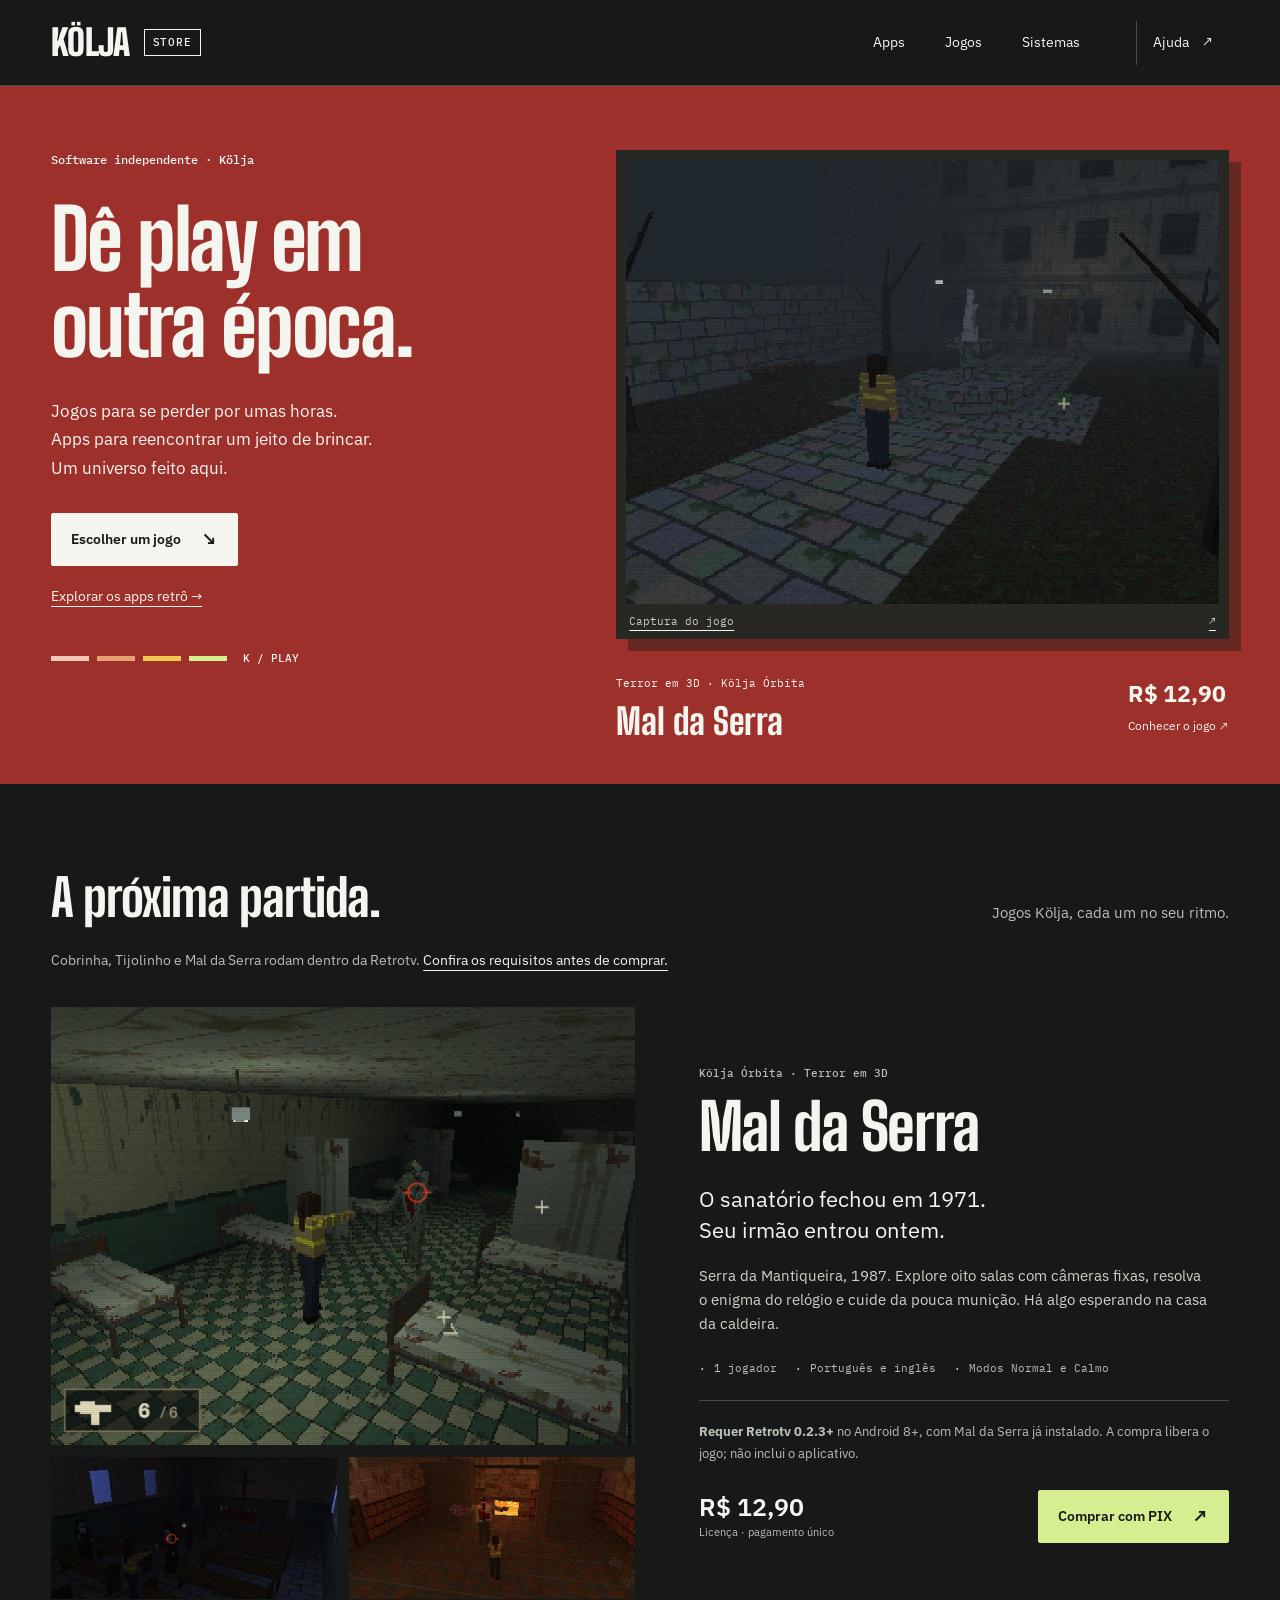
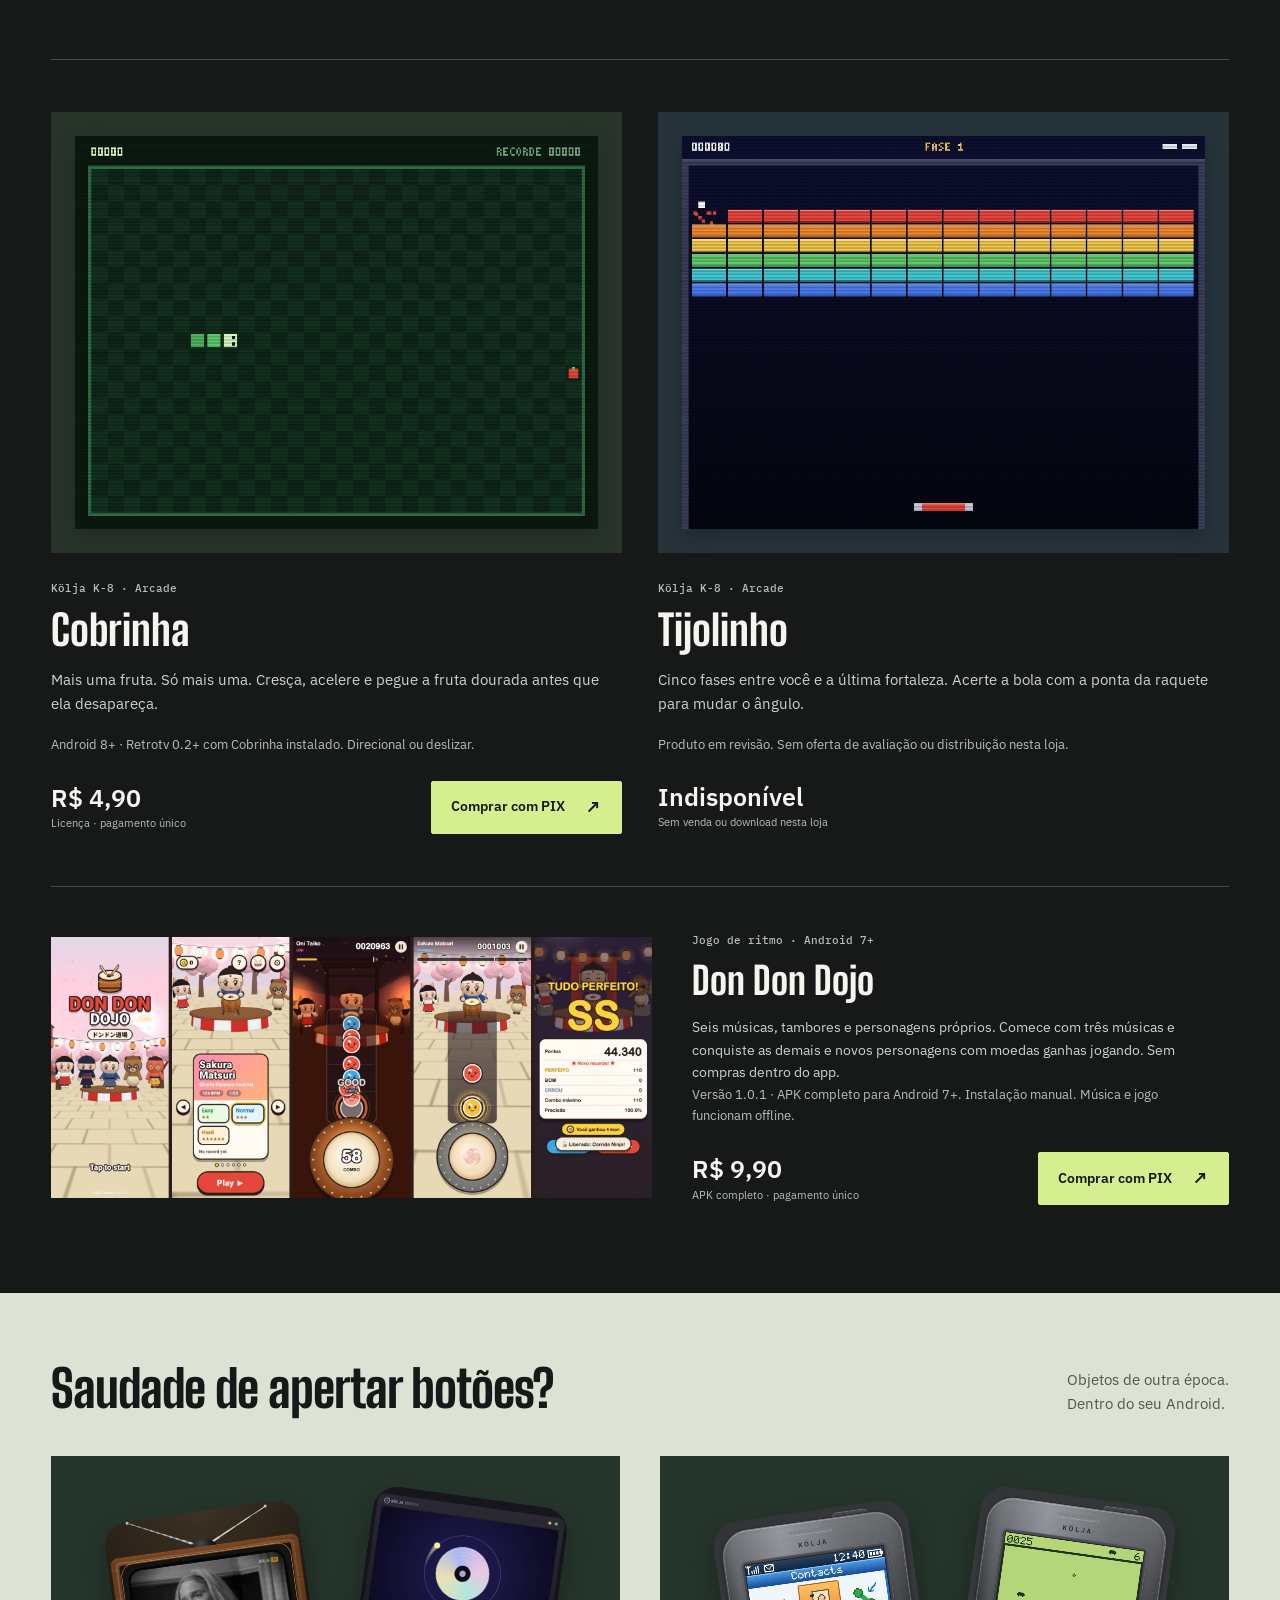
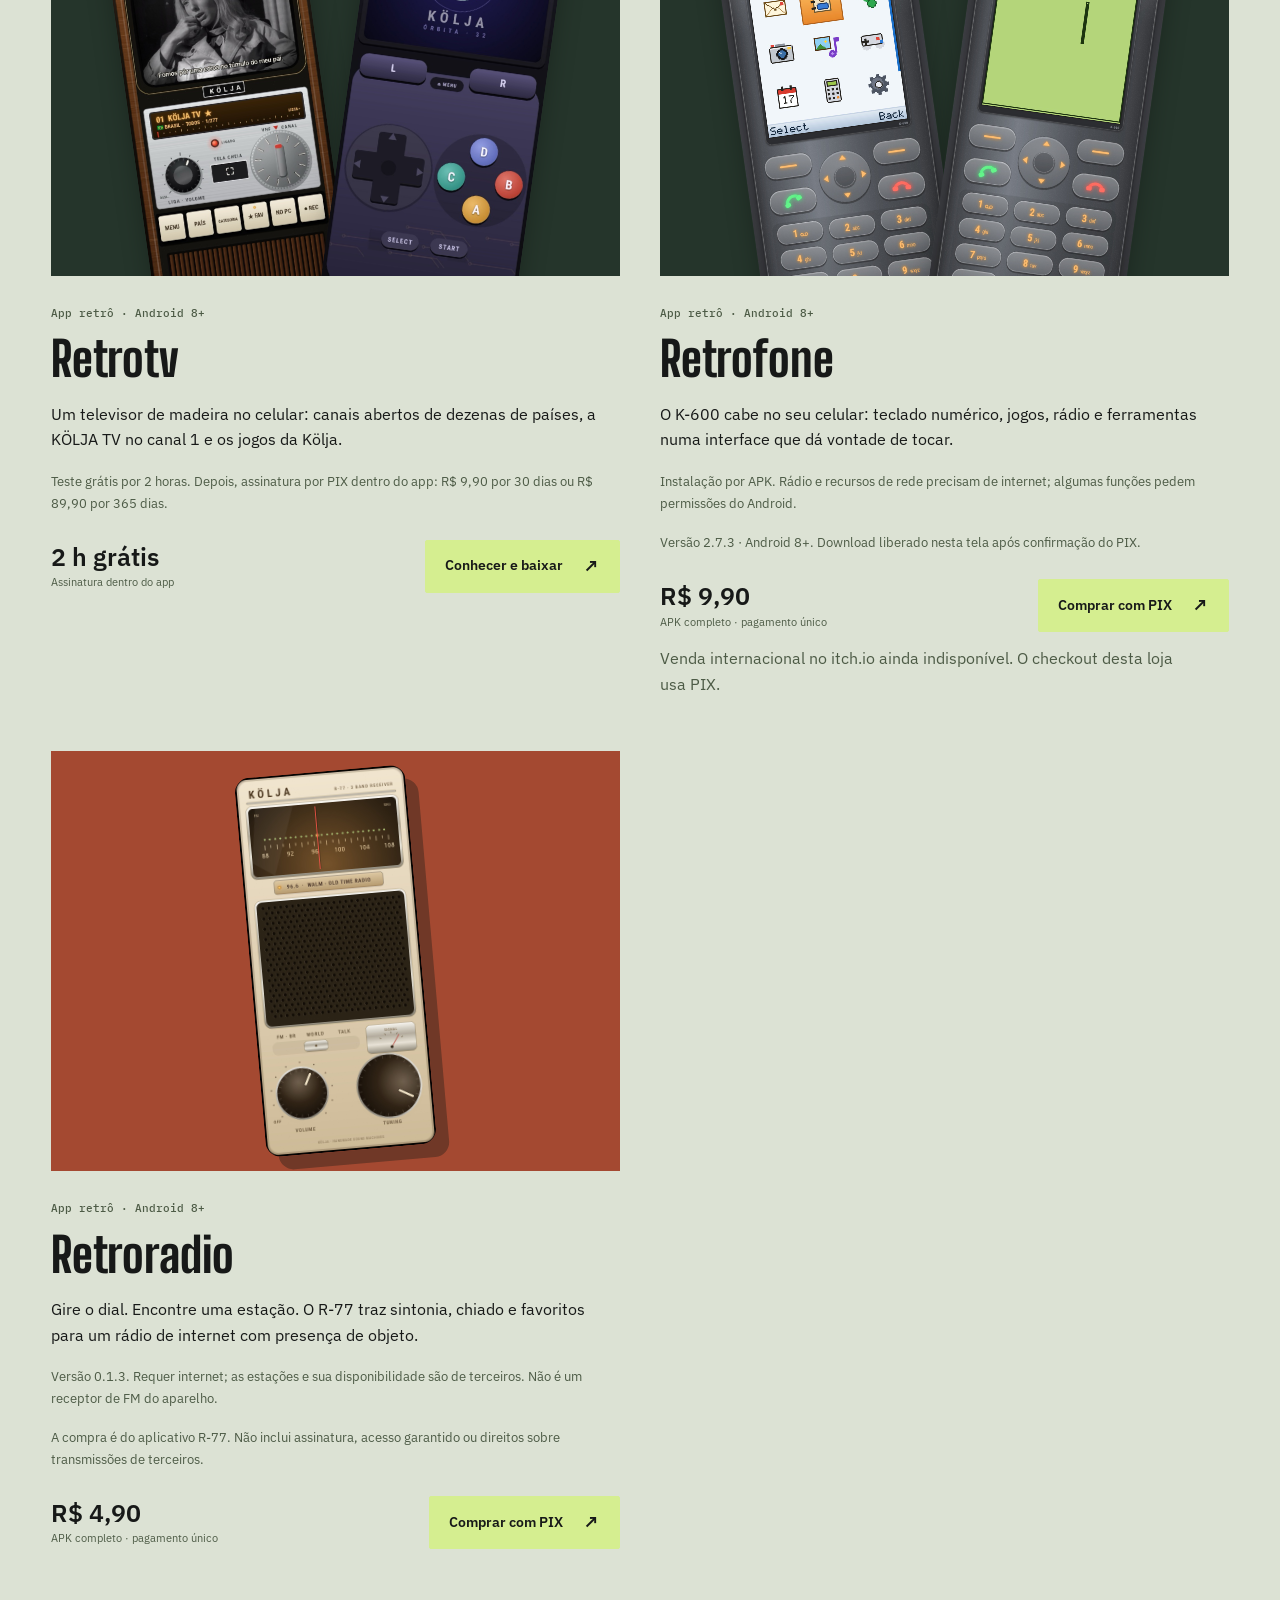
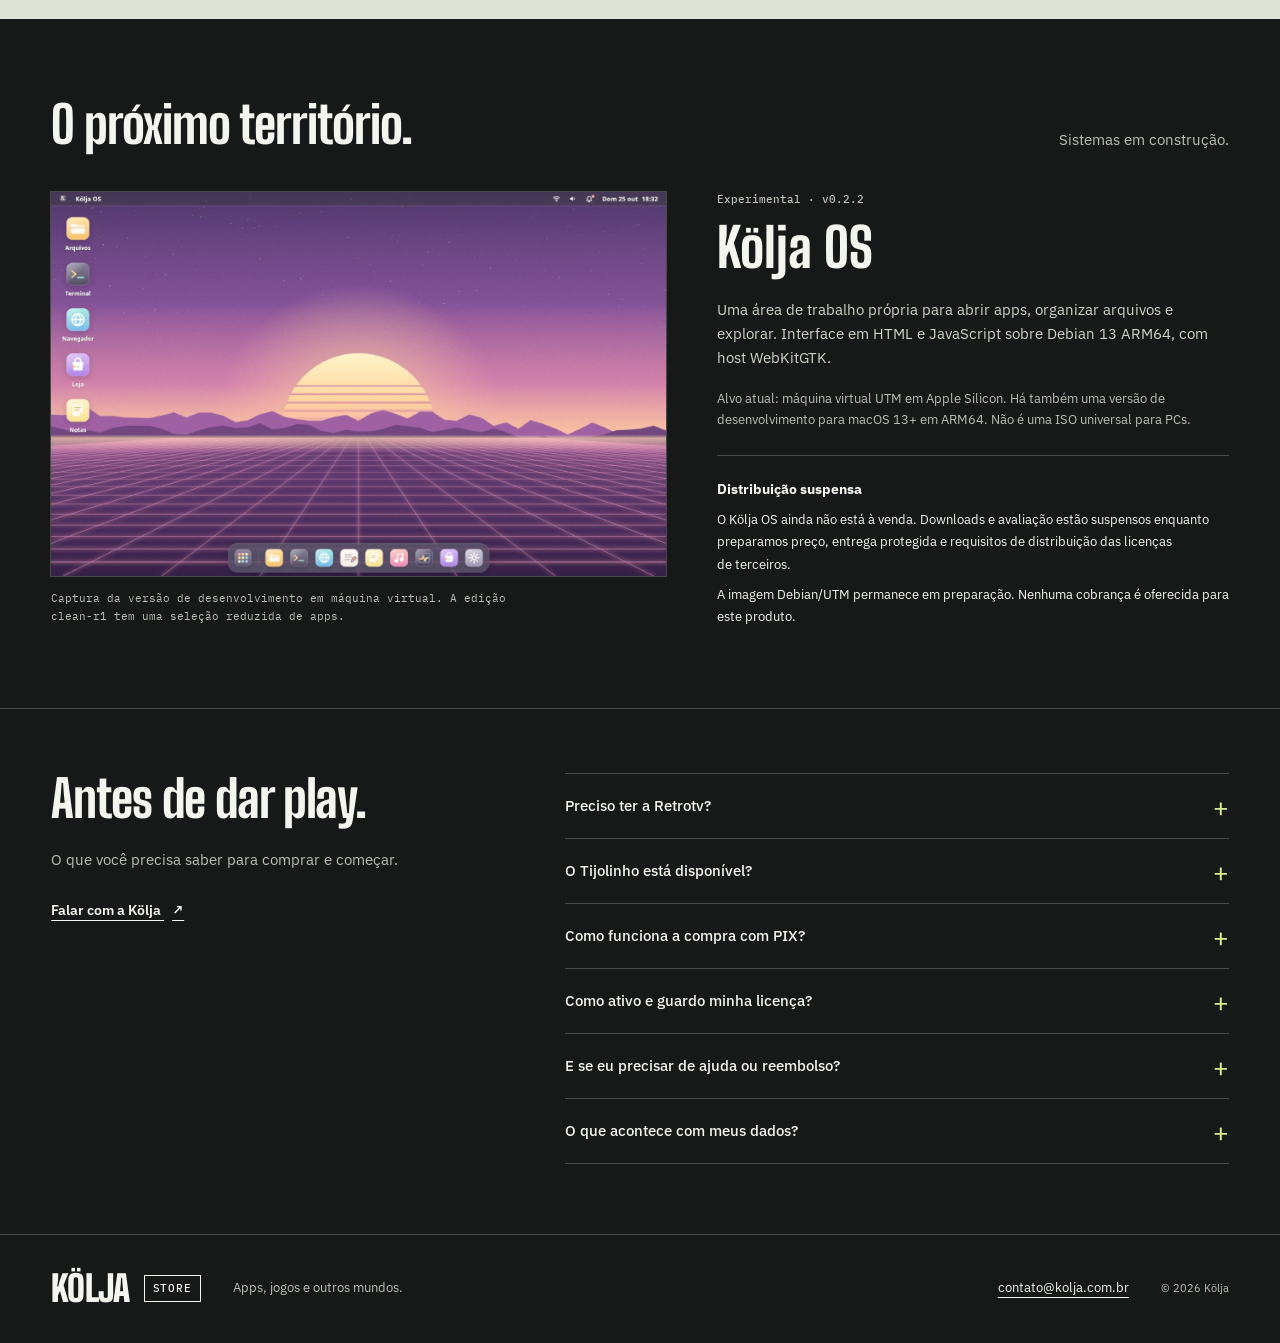
<file: store/index.html>
<!doctype html>
<html lang="pt-BR">
<head>
<meta charset="utf-8">
<meta name="viewport" content="width=device-width, initial-scale=1">
<title>Kölja Store · Apps, jogos e outros mundos</title>
<meta name="description" content="Conheça os apps retrô, jogos e sistemas da Kölja. Apps Android e jogos com PIX, downloads após confirmação e requisitos claros.">
<meta property="og:title" content="Kölja Store · Dê play em outra época">
<meta property="og:description" content="Apps retrô, jogos independentes e sistemas experimentais. Conheça o catálogo Kölja.">
<meta property="og:image" content="https://kolja.com.br/store/media/maldaserra-patio.jpg">
<meta property="og:url" content="https://kolja.com.br/store/">
<meta name="referrer" content="no-referrer">
<meta name="theme-color" content="#9e302c">
<link rel="canonical" href="https://kolja.com.br/store/">
<link rel="icon" href="../games/assets/brand/favicon.png">
<link rel="preconnect" href="https://fonts.googleapis.com">
<link rel="preconnect" href="https://fonts.gstatic.com" crossorigin>
<link href="https://fonts.googleapis.com/css2?family=Big+Shoulders+Display:wght@700;800;900&family=IBM+Plex+Mono:wght@400;500&family=IBM+Plex+Sans:wght@400;500;600;700&display=swap" rel="stylesheet">
<link rel="stylesheet" href="store.css">
<script src="store.js?v=20261027-secure-downloads-2" defer></script>
</head>
<body>
<a class="skip" href="#conteudo">Pular para o conteúdo</a>
<header class="site-header">
  <a class="wordmark" href="./" aria-label="Kölja Store, início">KÖLJA<span>STORE</span></a>
  <nav aria-label="Catálogo"><a href="#apps">Apps</a><a href="#jogos">Jogos</a><a href="#sistemas">Sistemas</a></nav>
  <a class="header-help" href="#ajuda">Ajuda <span aria-hidden="true">↗</span></a>
</header>
<main id="conteudo">
  <section class="hero" aria-labelledby="hero-title">
    <div class="hero-intro">
      <p class="catalog-label">Software independente · Kölja</p>
      <h1 id="hero-title">Dê play em<br>outra época.</h1>
      <p class="hero-desc">Jogos para se perder por umas horas.<br>Apps para reencontrar um jeito de brincar.<br>Um universo feito aqui.</p>
      <a class="button button-light" href="#jogos">Escolher um jogo <span aria-hidden="true">↘</span></a>
      <a class="hero-secondary" href="#apps">Explorar os apps retrô <span aria-hidden="true">→</span></a>
      <div class="brand-frequency" aria-hidden="true"><span></span><span></span><span></span><span></span><b>K / PLAY</b></div>
    </div>
    <div class="hero-feature">
      <a class="feature-screen" href="#maldaserra" aria-label="Conhecer Mal da Serra">
        <img src="media/maldaserra-patio.jpg" alt="Cena real de Mal da Serra: Helena no pátio do sanatório, entre árvores e névoa" width="960" height="720" fetchpriority="high">
        <span class="screen-caption">Captura do jogo <span aria-hidden="true">↗</span></span>
      </a>
      <div class="feature-caption"><div><span class="mono">Terror em 3D · Kölja Órbita</span><h2>Mal da Serra</h2></div><a href="#maldaserra" aria-label="Ver Mal da Serra por R$ 12,90"><b>R$ 12,90</b><span>Conhecer o jogo ↗</span></a></div>
    </div>
  </section>

  <section class="catalog-section games" id="jogos" aria-labelledby="games-title">
    <div class="section-heading"><h2 id="games-title">A próxima partida.</h2><p>Jogos Kölja, cada um no seu ritmo.</p></div>
    <p class="compatibility-note">Cobrinha, Tijolinho e Mal da Serra rodam dentro da Retrotv. <a href="#retrotv">Confira os requisitos antes de comprar.</a></p>
    <article class="horror-feature" id="maldaserra">
      <div class="horror-images">
        <a href="media/maldaserra-ala.jpg" aria-label="Ampliar captura de Mal da Serra na ala leste"><img src="media/maldaserra-ala.jpg" alt="Helena mira em uma criatura no corredor da ala leste" width="960" height="720" loading="lazy"></a>
        <div class="shot-strip"><a href="media/maldaserra-capela.jpg"><img src="media/maldaserra-capela.jpg" alt="Ampliar: a capela de Mal da Serra" width="960" height="720" loading="lazy"></a><a href="media/maldaserra-boss.jpg"><img src="media/maldaserra-boss.jpg" alt="Ampliar: confronto na casa da caldeira" width="960" height="720" loading="lazy"></a></div>
      </div>
      <div class="horror-copy">
        <p class="product-kind">Kölja Órbita · Terror em 3D</p>
        <h3>Mal da Serra</h3>
        <p class="product-lede">O sanatório fechou em 1971.<br>Seu irmão entrou ontem.</p>
        <p>Serra da Mantiqueira, 1987. Explore oito salas com câmeras fixas, resolva o enigma do relógio e cuide da pouca munição. Há algo esperando na casa da caldeira.</p>
        <ul class="specs"><li>1 jogador</li><li>Português e inglês</li><li>Modos Normal e Calmo</li></ul>
        <p class="requirements"><strong>Requer Retrotv 0.2.3+</strong> no Android 8+, com Mal da Serra já instalado. A compra libera o jogo; não inclui o aplicativo.</p>
        <div class="purchase"><div><strong>R$ 12,90</strong><span>Licença · pagamento único</span></div><a class="button" href="mailto:contato@kolja.com.br?subject=Pedido%20K%C3%B6lja%20Store%3A%20Mal%20da%20Serra" data-buy="maldaserra" data-name="Mal da Serra" data-price="R$ 12,90" data-requires="Retrotv 0.2.3+ com Mal da Serra instalado">Comprar com PIX <span aria-hidden="true">↗</span></a></div>
      </div>
    </article>
    <div class="arcade-grid">
      <article class="game" id="cobrinha">
        <a class="game-image green" href="media/cobrinha-play.jpg" aria-label="Ampliar captura de Cobrinha"><img src="media/cobrinha-play.jpg" alt="Cobrinha em ação: cobra verde, frutas e placar sobre fundo escuro" width="960" height="720" loading="lazy"></a>
        <div class="game-copy"><p class="product-kind">Kölja K-8 · Arcade</p><h3>Cobrinha</h3><p>Mais uma fruta. Só mais uma. Cresça, acelere e pegue a fruta dourada antes que ela desapareça.</p><p class="requirements">Android 8+ · Retrotv 0.2+ com Cobrinha instalado. Direcional ou deslizar.</p><div class="purchase"><div><strong>R$ 4,90</strong><span>Licença · pagamento único</span></div><a class="button" href="mailto:contato@kolja.com.br?subject=Pedido%20K%C3%B6lja%20Store%3A%20Cobrinha" data-buy="cobrinha" data-name="Cobrinha" data-price="R$ 4,90" data-requires="Retrotv 0.2+ com Cobrinha instalado">Comprar com PIX <span aria-hidden="true">↗</span></a></div></div>
      </article>
      <article class="game" id="tijolinho">
        <a class="game-image blue" href="media/tijolinho-play.jpg" aria-label="Ampliar captura de Tijolinho"><img src="media/tijolinho-play.jpg" alt="Tijolinho em ação: fileiras de blocos coloridos e uma raquete" width="960" height="720" loading="lazy"></a>
        <div class="game-copy"><p class="product-kind">Kölja K-8 · Arcade</p><h3>Tijolinho</h3><p>Cinco fases entre você e a última fortaleza. Acerte a bola com a ponta da raquete para mudar o ângulo.</p><p class="requirements">Produto em revisão. Sem oferta de avaliação ou distribuição nesta loja.</p><div class="purchase"><div><strong>Indisponível</strong><span>Sem venda ou download nesta loja</span></div></div></div>
      </article>
    </div>
    <article class="coming-game" id="don-don-dojo">
      <a href="media/don-don-dojo.jpg" aria-label="Ampliar capturas reais de Don Don Dojo"><img src="media/don-don-dojo.jpg" alt="Don Don Dojo: seleção de músicas, tambores, notas de ritmo e resultado de uma partida" width="1840" height="800" loading="lazy"></a>
      <div><p class="product-kind">Jogo de ritmo · Android 7+</p><h3>Don Don Dojo</h3><p>Seis músicas, tambores e personagens próprios. Comece com três músicas e conquiste as demais e novos personagens com moedas ganhas jogando. Sem compras dentro do app.</p><p class="requirements">Versão 1.0.1 · APK completo para Android 7+. Instalação manual. Música e jogo funcionam offline.</p><div class="purchase"><div><strong>R$ 9,90</strong><span>APK completo · pagamento único</span></div><a class="button" href="mailto:contato@kolja.com.br?subject=Pedido%20dojo" data-buy="dojo" data-name="Don Don Dojo" data-price="R$ 9,90" data-delivery="download" data-requires="Android 7 ou posterior; instalação manual de APK">Comprar com PIX <span aria-hidden="true">↗</span></a></div></div>
    </article>
  </section>

  <section class="apps-section" id="apps" aria-labelledby="apps-title">
    <div class="section-heading"><h2 id="apps-title">Saudade de apertar botões?</h2><p>Objetos de outra época.<br>Dentro do seu Android.</p></div>
    <div class="app-grid">
      <article class="app retrotv-app" id="retrotv-app">
        <div class="phone-stage"><img src="../retrotv/media/retrotv-kolja-tv.jpg" alt="Captura real da Retrotv: televisor sintonizado no canal 1, KÖLJA TV, com filme legendado" width="540" height="1200" loading="lazy"><img src="../retrotv/media/retrotv-orbita.jpg" alt="Console Kölja Órbita dentro da Retrotv" width="540" height="1200" loading="lazy"></div>
        <div class="app-copy"><p class="product-kind">App retrô · Android 8+</p><h3>Retrotv</h3><p>Um televisor de madeira no celular: canais abertos de dezenas de países, a KÖLJA TV no canal 1 e os jogos da Kölja.</p><p class="requirements">Teste grátis por 2 horas. Depois, assinatura por PIX dentro do app: R$ 9,90 por 30 dias ou R$ 89,90 por 365 dias.</p><div class="purchase"><div><strong>2 h grátis</strong><span>Assinatura dentro do app</span></div><a class="button" href="../retrotv/">Conhecer e baixar <span aria-hidden="true">↗</span></a></div></div>
      </article>
      <article class="app retrofone" id="retrofone">
        <div class="phone-stage"><img src="media/retrofone-menu.jpg" alt="Interface real do Retrofone: celular Kölja K-600 com teclado físico desenhado e menu de ícones" width="720" height="1600" loading="lazy"><img src="media/retrofone-snake.jpg" alt="Jogo da cobrinha na tela do Retrofone" width="720" height="1600" loading="lazy"></div>
        <div class="app-copy"><p class="product-kind">App retrô · Android 8+</p><h3>Retrofone</h3><p>O K-600 cabe no seu celular: teclado numérico, jogos, rádio e ferramentas numa interface que dá vontade de tocar.</p><p class="requirements">Instalação por APK. Rádio e recursos de rede precisam de internet; algumas funções pedem permissões do Android.</p><p class="requirements">Versão 2.7.3 · Android 8+. Download liberado nesta tela após confirmação do PIX.</p><div class="purchase"><div><strong>R$ 9,90</strong><span>APK completo · pagamento único</span></div><a class="button" href="mailto:contato@kolja.com.br?subject=Pedido%20retrofone" data-buy="retrofone" data-name="Retrofone" data-price="R$ 9,90" data-delivery="download" data-requires="Android 8 ou posterior; instalação manual de APK">Comprar com PIX <span aria-hidden="true">↗</span></a></div><p class="availability">Venda internacional no itch.io ainda indisponível. O checkout desta loja usa PIX.</p></div>
      </article>
      <article class="app retroradio" id="retroradio">
        <div class="radio-stage"><img src="media/retroradio.jpg" alt="Interface real do Retroradio R-77: mostrador de sintonia, alto-falante e controles de volume e frequência" width="720" height="1600" loading="lazy"></div>
        <div class="app-copy"><p class="product-kind">App retrô · Android 8+</p><h3>Retroradio</h3><p>Gire o dial. Encontre uma estação. O R-77 traz sintonia, chiado e favoritos para um rádio de internet com presença de objeto.</p><p class="requirements">Versão 0.1.3. Requer internet; as estações e sua disponibilidade são de terceiros. Não é um receptor de FM do aparelho.</p><p class="requirements">A compra é do aplicativo R-77. Não inclui assinatura, acesso garantido ou direitos sobre transmissões de terceiros.</p><div class="purchase"><div><strong>R$ 4,90</strong><span>APK completo · pagamento único</span></div><a class="button" href="mailto:contato@kolja.com.br?subject=Pedido%20retroradio" data-buy="retroradio" data-name="Retroradio" data-price="R$ 4,90" data-delivery="download" data-requires="Android 8 ou posterior; instalação manual de APK e conexão à internet">Comprar com PIX <span aria-hidden="true">↗</span></a></div></div>
      </article>
    </div>
  </section>

  <section class="system-section" id="sistemas" aria-labelledby="systems-title">
    <div class="section-heading"><h2 id="systems-title">O próximo território.</h2><p>Sistemas em construção.</p></div>
    <article class="os-product" id="kolja-os">
      <div class="os-image"><a href="media/kolja-os-desktop.jpg" aria-label="Ampliar captura real de Kölja OS"><img src="media/kolja-os-desktop.jpg" alt="Desktop real do Kölja OS na máquina virtual: arquivos, terminal, navegador, loja, notas e dock" width="1440" height="900" loading="lazy"></a><p>Captura da versão de desenvolvimento em máquina virtual. A edição clean-r1 tem uma seleção reduzida de apps.</p></div>
      <div class="os-copy"><p class="product-kind">Experimental · v0.2.2</p><h3>Kölja OS</h3><p>Uma área de trabalho própria para abrir apps, organizar arquivos e explorar. Interface em HTML e JavaScript sobre Debian 13 ARM64, com host WebKitGTK.</p><p class="requirements">Alvo atual: máquina virtual UTM em Apple Silicon. Há também uma versão de desenvolvimento para macOS 13+ em ARM64. Não é uma ISO universal para PCs.</p><div class="availability-box"><strong>Distribuição suspensa</strong><p>O Kölja OS ainda não está à venda. Downloads e avaliação estão suspensos enquanto preparamos preço, entrega protegida e requisitos de distribuição das licenças de terceiros.</p><p>A imagem Debian/UTM permanece em preparação. Nenhuma cobrança é oferecida para este produto.</p></div></div>
    </article>
  </section>

  <section class="help-section" id="ajuda" aria-labelledby="help-title">
    <div class="help-intro"><h2 id="help-title">Antes de dar play.</h2><p>O que você precisa saber para comprar e começar.</p><a class="text-link" href="mailto:contato@kolja.com.br">Falar com a Kölja <span aria-hidden="true">↗</span></a></div>
    <div class="faq">
      <details id="retrotv"><summary>Preciso ter a Retrotv?</summary><p>Sim, para Cobrinha, Tijolinho e Mal da Serra. São jogos dentro da Retrotv, não aplicativos independentes. Confira se o jogo aparece em MENU › JOGOS antes de comprar a licença. Mal da Serra precisa da versão 0.2.3 ou posterior.</p><p>A Retrotv se baixa na <a href="../retrotv/">página da Retrotv</a>, com teste grátis de 2 horas e assinatura por PIX dentro do app. A assinatura não inclui os jogos pagos: cada um tem licença própria.</p></details>
      <details id="como-jogar"><summary>O Tijolinho está disponível?</summary><p>A distribuição nesta loja está suspensa até a definição de preço e entrega protegida. Não há download ou avaliação disponíveis.</p></details>
      <details><summary>Como funciona a compra com PIX?</summary><p>Confira os requisitos, informe nome e e-mail e gere o PIX. Pague no app do seu banco. Após a confirmação, o APK comprado ou a licença do jogo aparece nesta tela. Guarde o link de recuperação: o envio automático por e-mail não está ativo.</p><p>A compra é processada pelo Mercado Pago. O e-mail informado identifica o pedido para atendimento; nenhum cadastro ou assinatura é necessário.</p></details>
      <details><summary>Como ativo e guardo minha licença?</summary><p>Cole o código em MENU › JOGOS › TENHO UM CÓDIGO. Os jogos desbloqueados funcionam offline. A licença não fica presa a um aparelho, mas é necessário ter o aplicativo e o jogo compatíveis no outro celular.</p><p>Você pode reabrir Comprar no mesmo navegador para recuperar um pedido salvo. Se os dados do navegador forem apagados, escreva para <a href="mailto:contato@kolja.com.br">contato@kolja.com.br</a> com o e-mail da compra e o comprovante.</p></details>
      <details><summary>E se eu precisar de ajuda ou reembolso?</summary><p>Escreva para <a href="mailto:contato@kolja.com.br?subject=Ajuda%20com%20pedido%20K%C3%B6lja%20Store">contato@kolja.com.br</a> com o jogo, o e-mail usado e o comprovante. A loja aceita pedidos de desistência em até 7 dias da compra. Não envie senhas ou dados bancários.</p></details>
      <details><summary>O que acontece com meus dados?</summary><p>Nome, e-mail e dados do pedido são usados para processar a compra e prestar atendimento. O pagamento passa pelo Mercado Pago. Este navegador guarda o pedido e a licença para permitir reabrir a compra; evite comprar em aparelhos compartilhados. Para dúvidas sobre seus dados, fale com contato@kolja.com.br.</p></details>
    </div>
  </section>
</main>
<footer class="site-footer"><a class="wordmark" href="./">KÖLJA<span>STORE</span></a><p>Apps, jogos e outros mundos.</p><a href="mailto:contato@kolja.com.br">contato@kolja.com.br</a><span>© 2026 Kölja</span></footer>
<noscript><p class="noscript">O PIX nesta página precisa de JavaScript. Para atendimento, escreva para <a href="mailto:contato@kolja.com.br">contato@kolja.com.br</a>.</p></noscript>

<dialog class="order" id="pix" aria-labelledby="pix-title">
  <form method="dialog" class="order__in" novalidate>
    <p class="product-kind">Kölja Store · Pedido</p><h2 id="pix-title">Seu jogo</h2>
    <div data-step="manual" hidden><p>O checkout não está disponível agora. Escreva para contato@kolja.com.br para receber atendimento antes de pagar.</p><a class="button" id="pix-mail" href="mailto:contato@kolja.com.br">Pedir atendimento</a></div>
    <div data-step="form" hidden>
      <p id="pix-delivery">Você está comprando uma <strong>licença para o jogo já instalado</strong>. O código aparece nesta tela após a confirmação do pagamento. Copie e guarde: não há envio automático por e-mail.</p>
      <p class="requirements" id="pix-requires"></p>
      <label class="confirm"><input type="checkbox" id="pix-compatible"><span id="pix-compatible-text">Já tenho a Retrotv compatível e este jogo aparece em MENU › JOGOS.</span></label>
      <label class="field"><span>Seu nome</span><input id="pix-name" name="name" autocomplete="name" maxlength="60" required></label>
      <label class="field"><span>Seu e-mail</span><input id="pix-email" name="email" type="email" autocomplete="email" inputmode="email" maxlength="120" required><small>Para identificar o pedido e receber atendimento.</small></label>
      <button class="button" id="pix-go" value="go">Gerar PIX</button>
      <p class="order__err" id="pix-err" role="alert" hidden></p>
      <p class="order__note">Pagamento único pelo Mercado Pago. Abrir este pedido não realiza o pagamento.</p>
    </div>
    <div data-step="pay" hidden>
      <p>Abra o app do seu banco e leia o QR code, ou copie o código e use o PIX copia e cola.</p>
      <img class="qr" id="pix-qr" alt="QR code do PIX" hidden>
      <a class="button button-outline" id="pix-ticket" target="_blank" rel="noopener" hidden>Ver QR code no Mercado Pago</a>
      <div class="copyrow"><input id="pix-code" readonly aria-label="PIX copia e cola"><button type="button" class="button button-outline" data-copy="pix-code">Copiar PIX</button></div>
      <p class="order__wait" aria-live="polite"><span id="pix-wait">Esperando confirmação do pagamento</span><b id="pix-timer"></b></p>
      <p class="order__note">Mantenha esta janela aberta. Se fechar, toque em Comprar de novo no mesmo navegador para retomar. Sua compra aparece aqui após a confirmação; guarde seu comprovante.</p>
    </div>
    <div data-step="recover" hidden><p role="status">Verificando sua compra e atualizando a entrega…</p></div>
    <div data-step="done" hidden>
      <p class="order__paid" role="status">Pagamento confirmado.</p><p id="pix-sent">Copie e guarde sua licença.</p>
      <div id="pix-license-content"><textarea id="pix-lic" readonly aria-label="Código de licença"></textarea>
      <div class="order__row"><button type="button" class="button button-outline" data-copy="pix-lic">Copiar licença</button><a class="button" id="pix-open" href="#">Abrir na Retrotv</a></div>
      <p class="order__note">Ou cole o código em MENU › JOGOS › TENHO UM CÓDIGO.<span id="pix-keep" hidden> Uma cópia também foi enviada por e-mail.</span></p></div>
      <div id="pix-download-content" hidden><p id="pix-release" class="requirements"></p><a class="button" id="pix-download" href="#" referrerpolicy="no-referrer">Baixar APK</a><p class="order__note">No Android, abra o APK e permita a instalação por este navegador quando o sistema solicitar. Guarde o arquivo e o link abaixo. Se o download falhar, tente de novo; não pague novamente.</p></div>
    </div>
    <div id="pix-recovery-content" hidden><label class="field"><span>Link privado para recuperar este pedido</span><input id="pix-recovery" readonly></label><button type="button" class="button button-outline" data-copy="pix-recovery">Copiar link do pedido</button><p class="order__note">Guarde este link. Quem tiver acesso a ele poderá recuperar sua compra.</p></div>
    <div data-step="expired" hidden><p>Este pedido expirou ou não está disponível. Se você já pagou, não pague de novo: envie seu comprovante para <a href="mailto:contato@kolja.com.br">contato@kolja.com.br</a>.</p><button type="button" class="button" id="pix-again">Voltar ao pedido</button></div>
    <button class="order__close" value="cancel" formnovalidate>Fechar</button>
  </form>
</dialog>
</body>
</html>
</file>
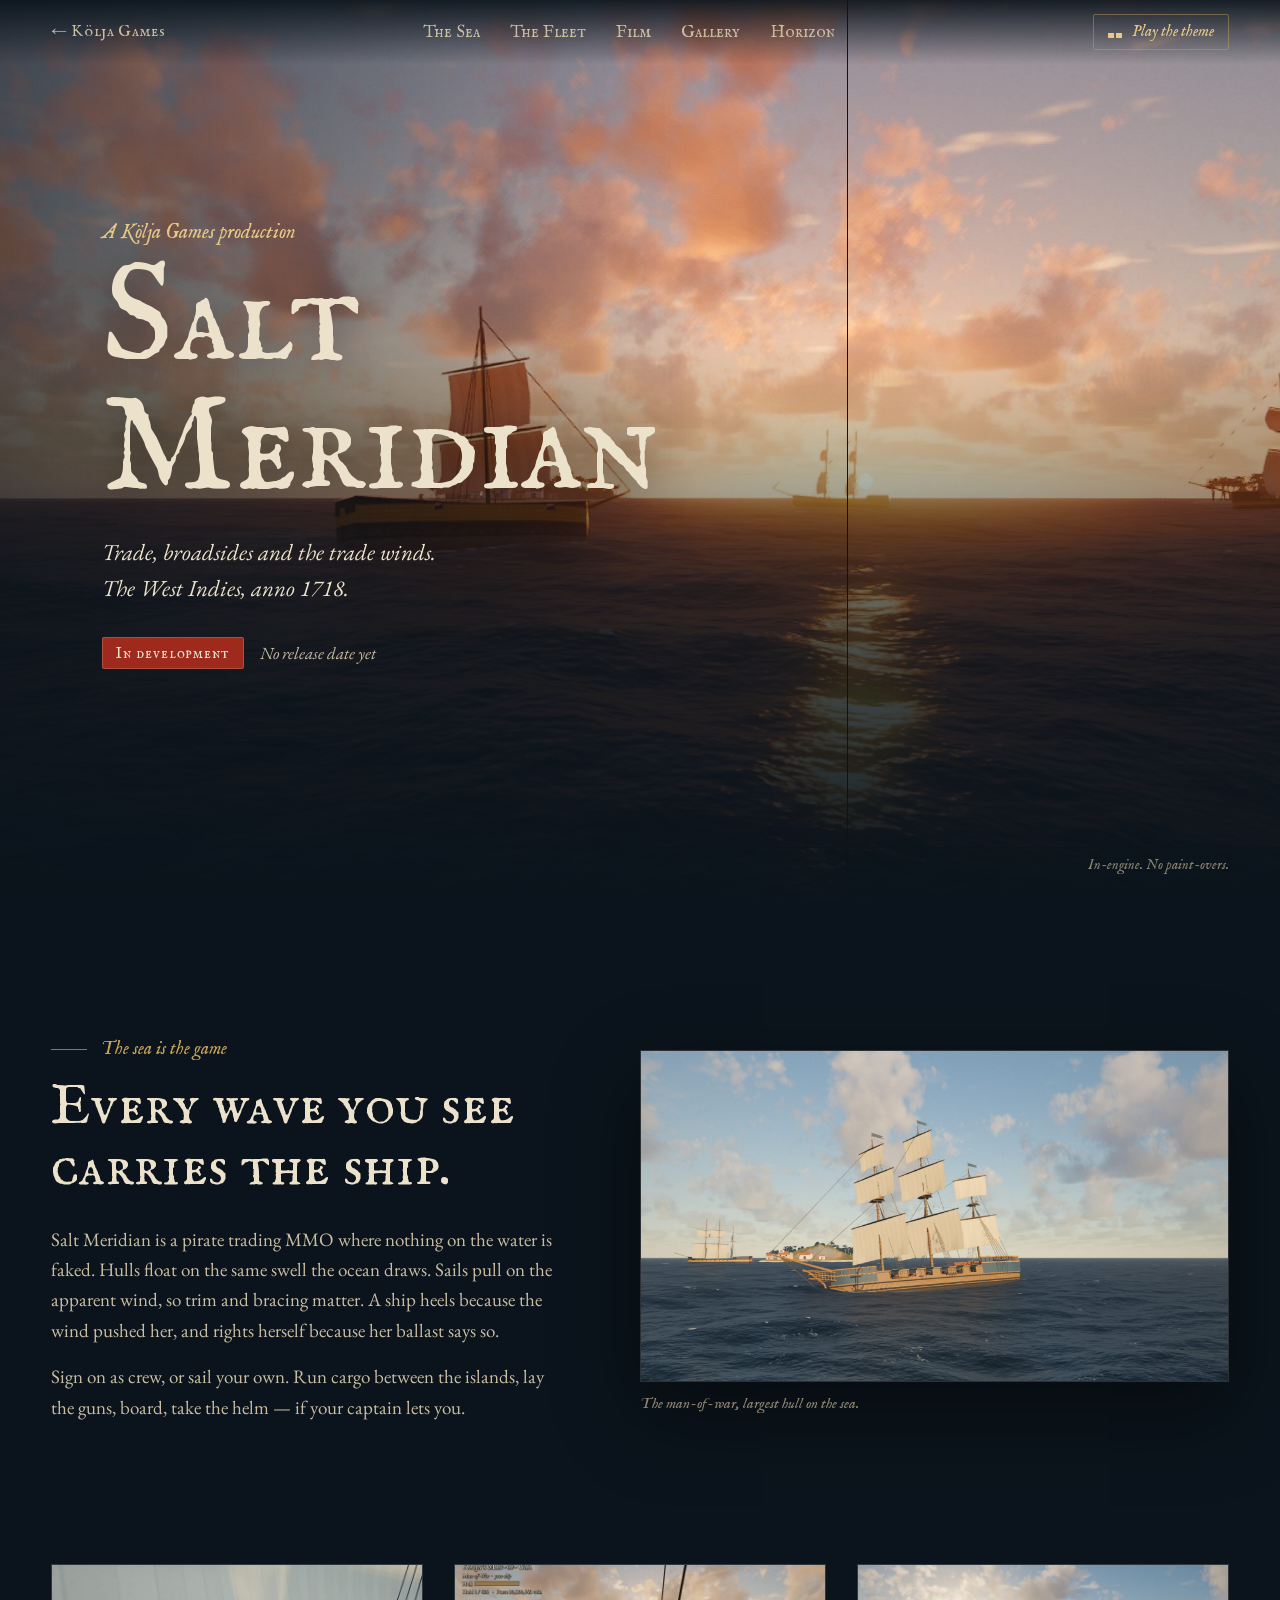
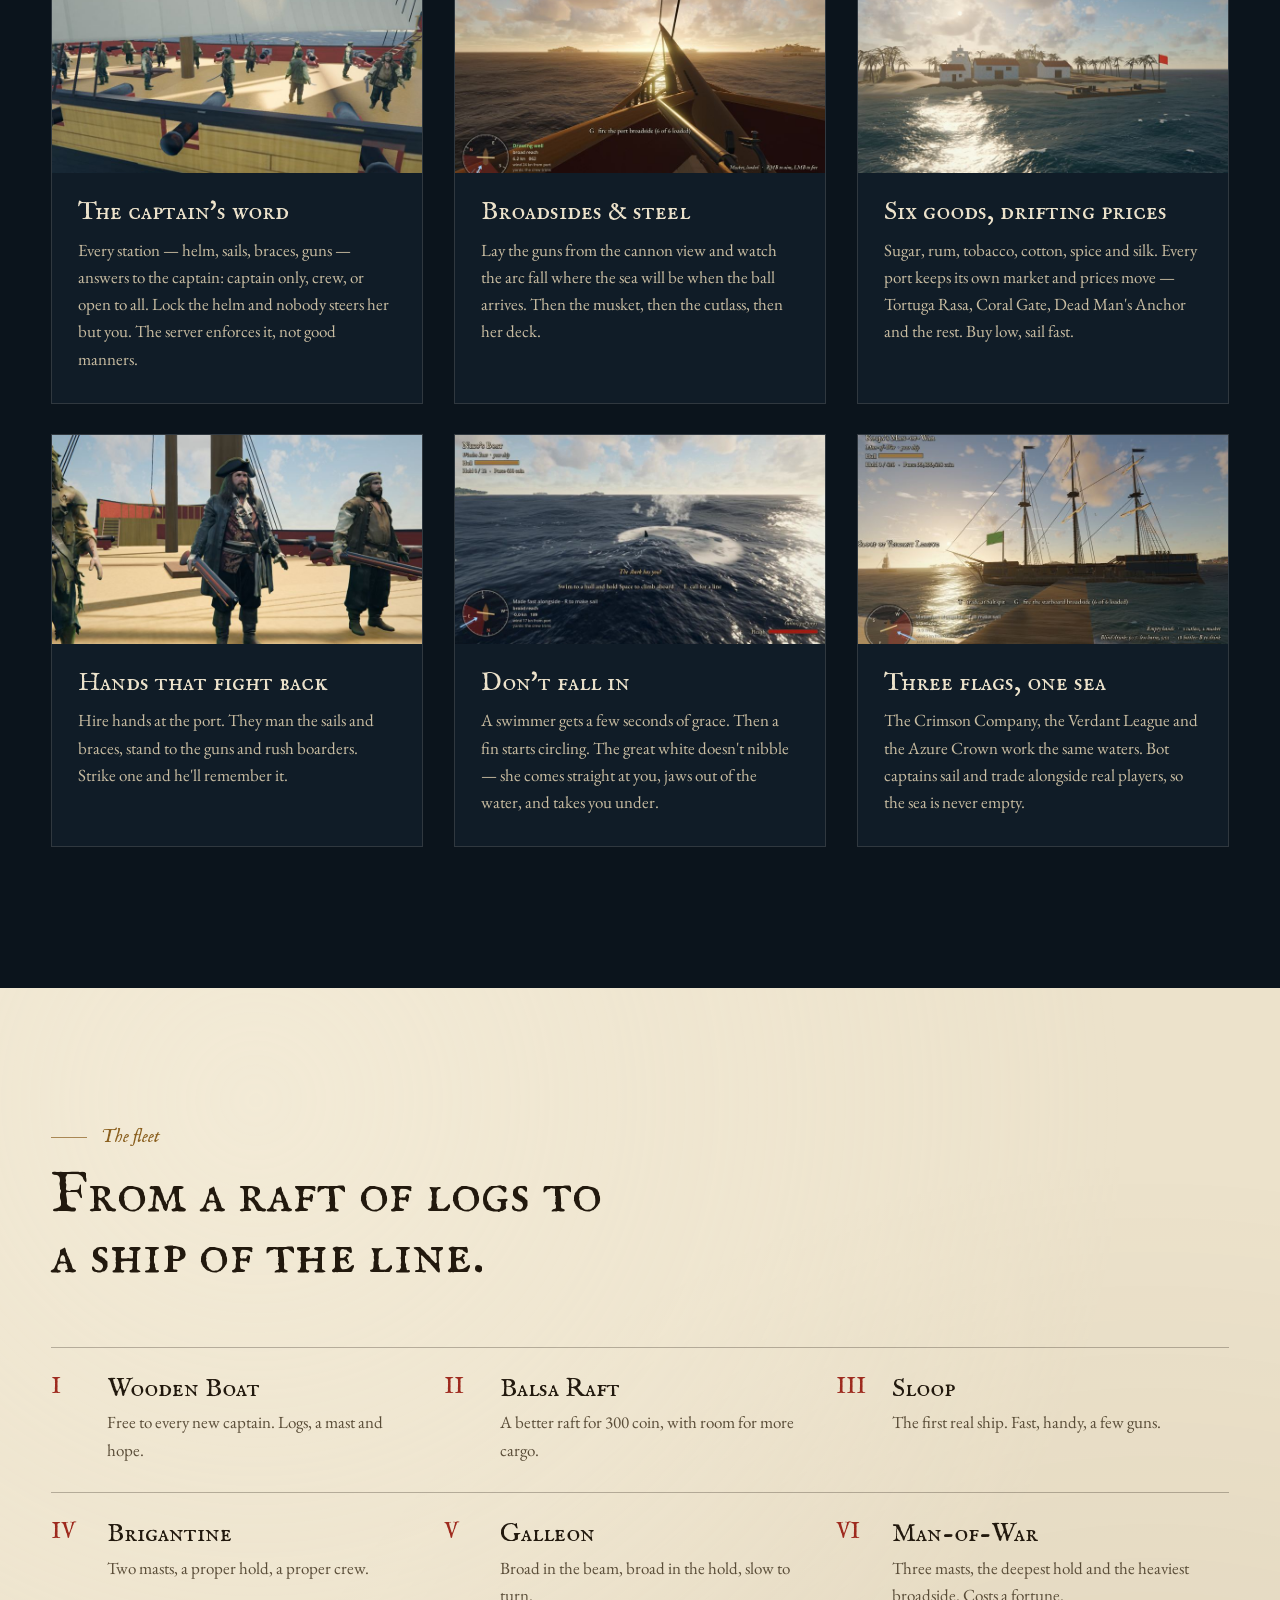
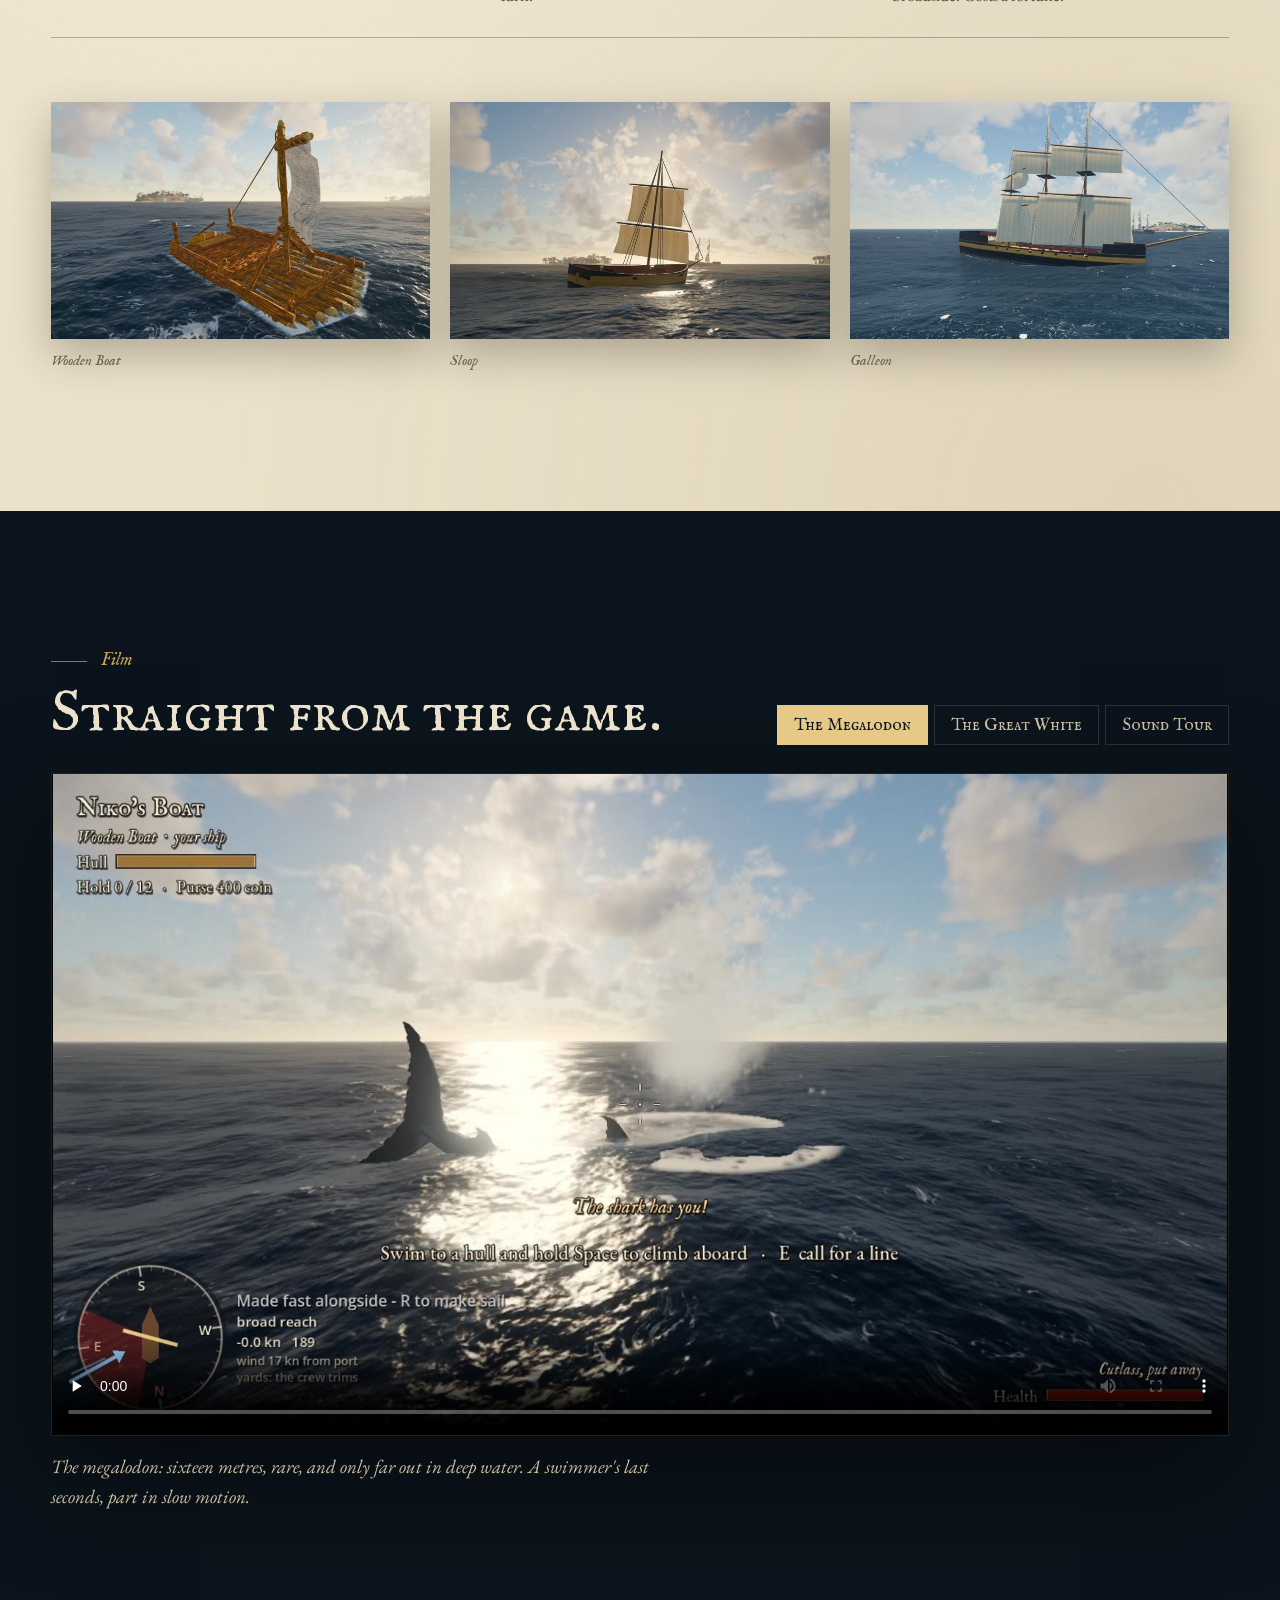
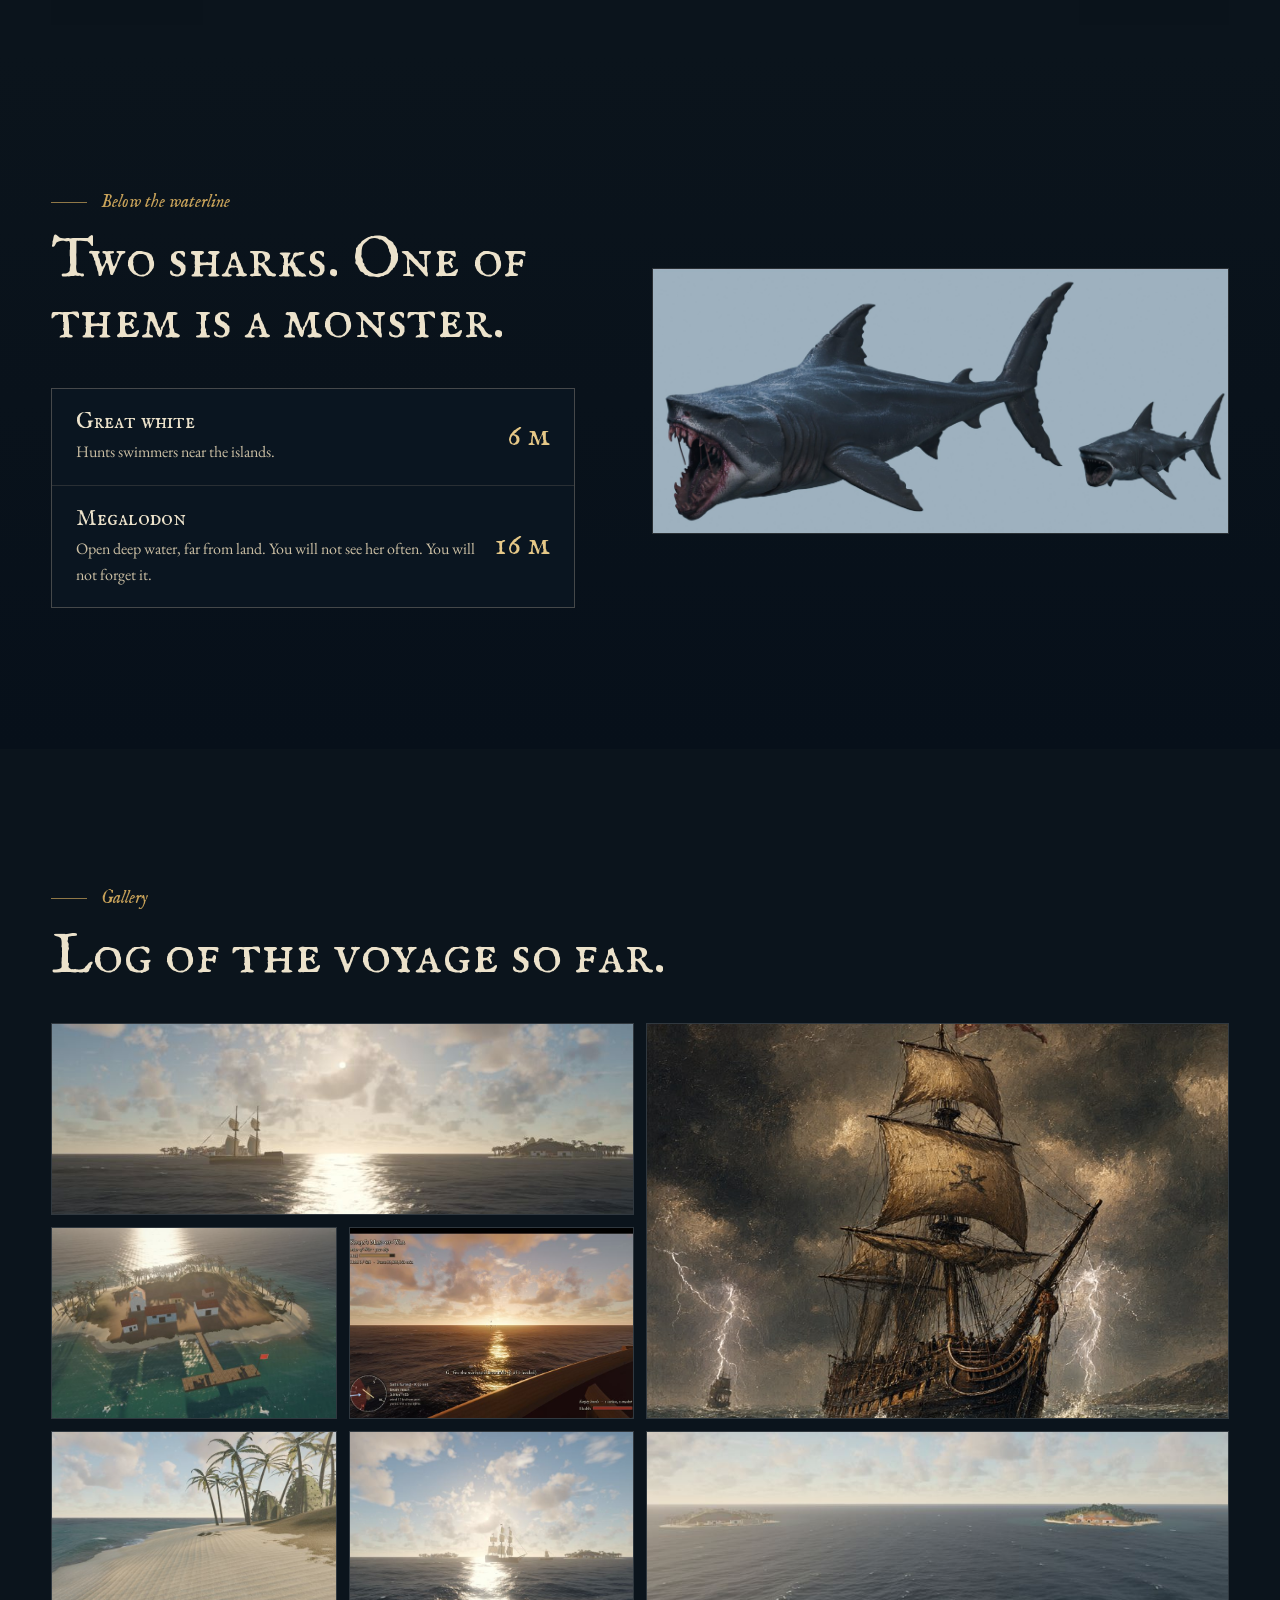
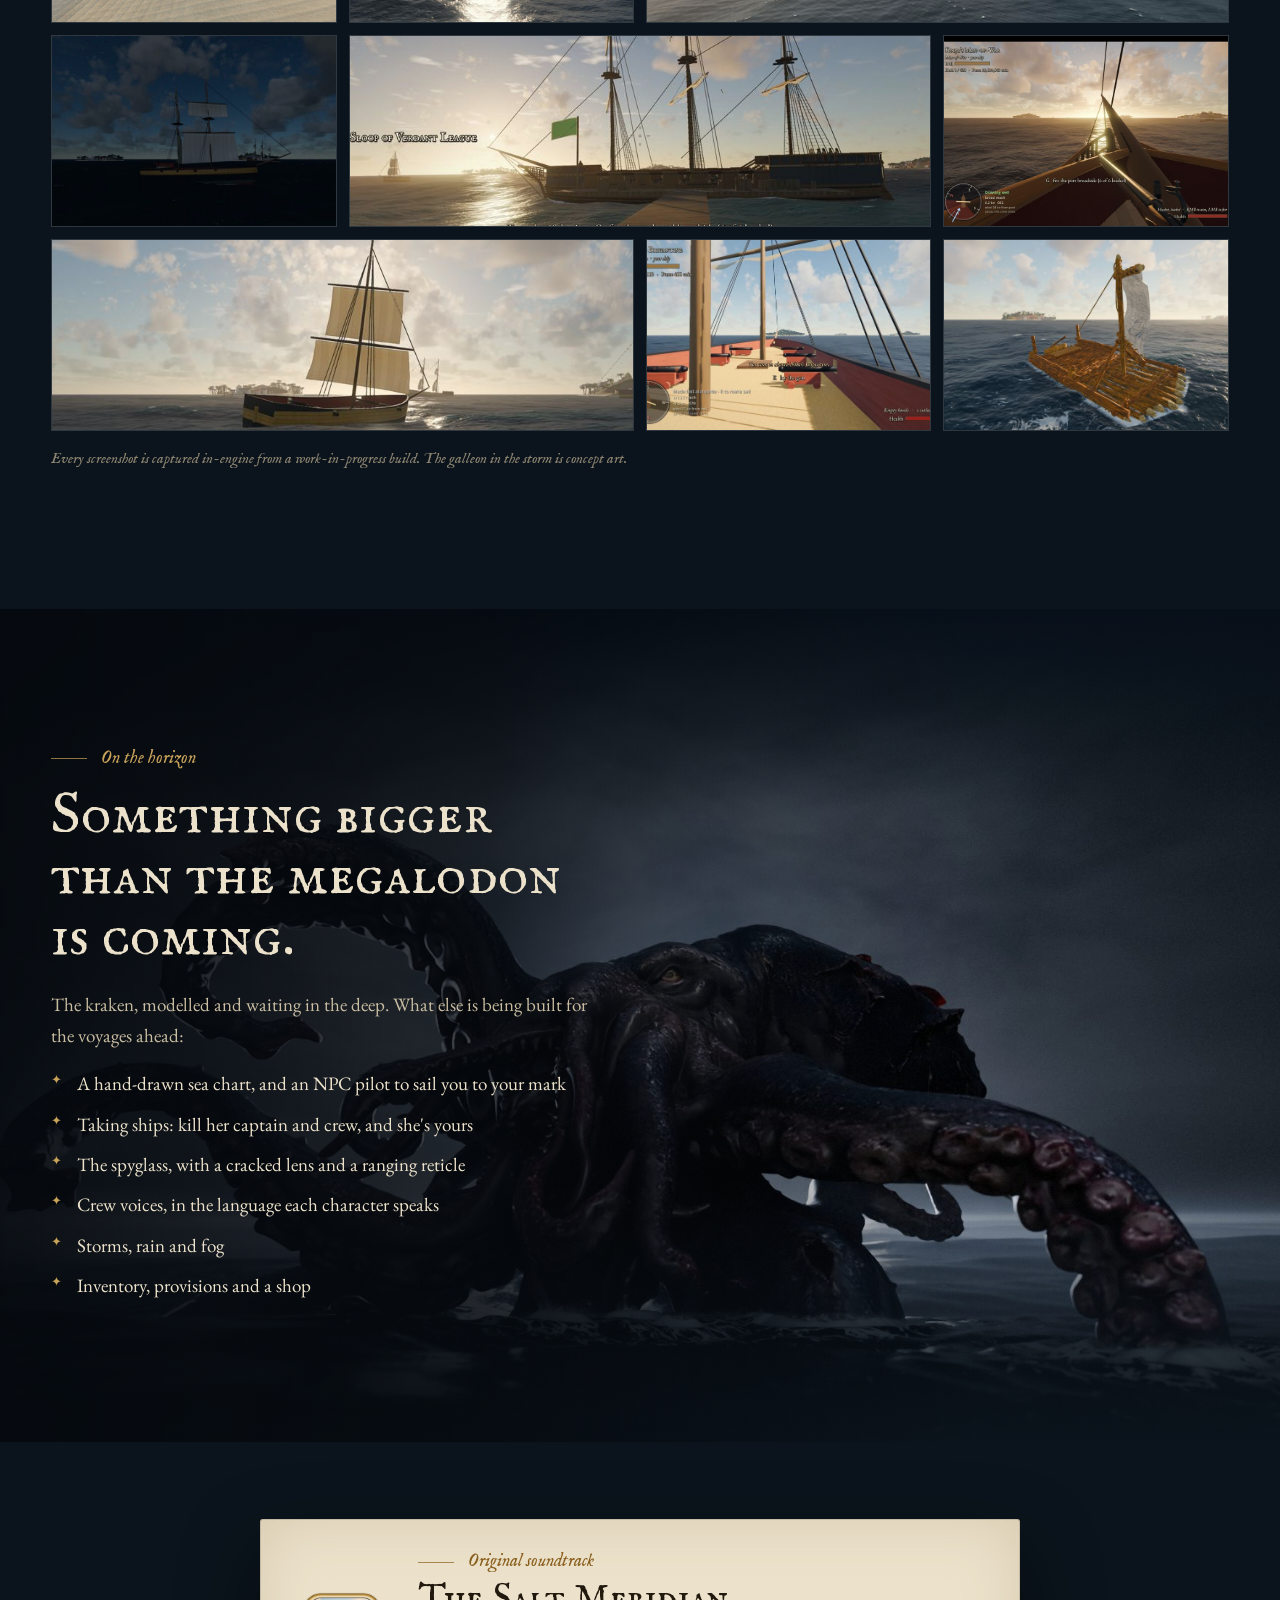
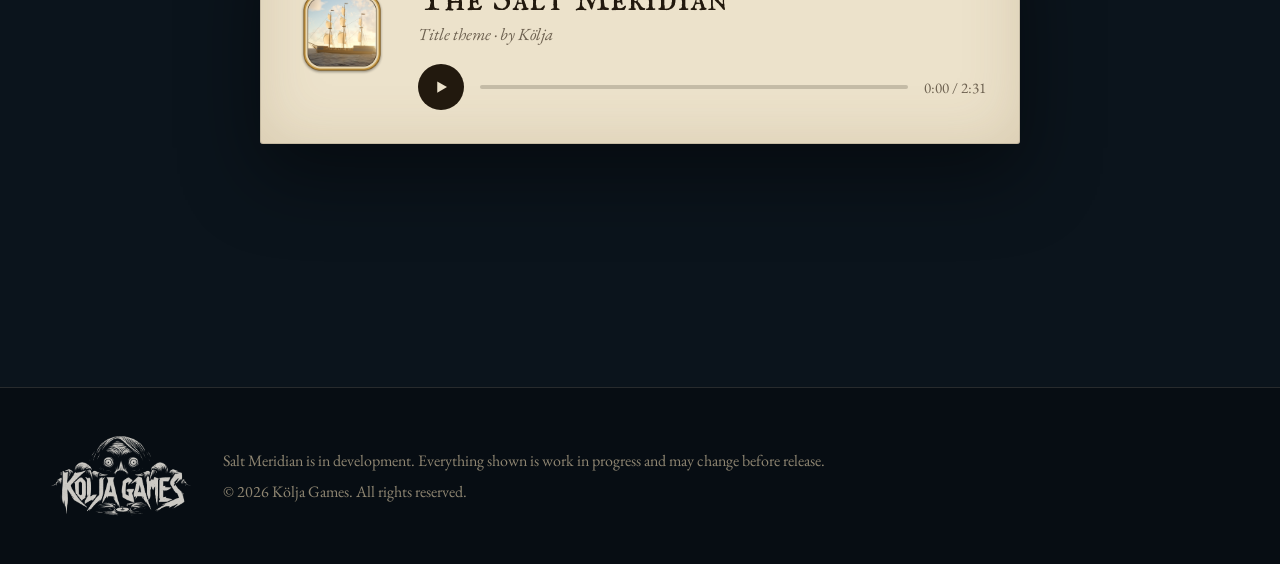
<file: games/salt-meridian/index.html>
<!doctype html>
<html lang="en">
<head>
<meta charset="utf-8">
<meta name="viewport" content="width=device-width, initial-scale=1">
<title>Salt Meridian</title>
<meta name="description" content="Salt Meridian: a pirate trading MMO set in the West Indies of 1718. Real sailing, real sea, and a captain who decides who takes the helm. A Kölja Games production, in development.">
<meta property="og:title" content="Salt Meridian — A Kölja Games production">
<meta property="og:description" content="Trade, broadsides and the trade winds. The West Indies, anno 1718.">
<meta property="og:image" content="media/shots/dusk.jpg">
<meta name="theme-color" content="#0b141c">
<link rel="icon" href="media/favicon.png">
<link rel="apple-touch-icon" href="media/icon.png">
<link rel="preload" href="fonts/IMFeENsc28P.ttf" as="font" type="font/ttf" crossorigin>
<link rel="stylesheet" href="game.css">
</head>
<body>

<header class="bar">
  <a class="bar__home" href="../"><span aria-hidden="true">←</span> Kölja Games</a>
  <nav class="bar__nav">
    <a href="#sea">The Sea</a>
    <a href="#fleet">The Fleet</a>
    <a href="#film">Film</a>
    <a href="#gallery">Gallery</a>
    <a href="#horizon">Horizon</a>
  </nav>
  <button class="theme-btn" type="button" data-theme-toggle aria-pressed="false">
    <span class="theme-btn__icon" aria-hidden="true"></span>
    <span class="theme-btn__text">Play the theme</span>
  </button>
</header>

<main>
  <!-- HERO -->
  <section class="hero">
    <img class="hero__img" src="media/shots/dusk.jpg" alt="A sloop under sail at dusk, more ships on the horizon, the sun going down between them">
    <div class="hero__shade" aria-hidden="true"></div>
    <div class="hero__copy">
      <p class="hero__pre">A Kölja Games production</p>
      <h1 class="hero__title">Salt Meridian</h1>
      <p class="hero__tag">Trade, broadsides and the trade winds.<br>The West Indies, anno 1718.</p>
      <div class="hero__status">
        <span class="seal">In development</span>
        <span>No release date yet</span>
      </div>
    </div>
    <p class="hero__note">In-engine. No paint-overs.</p>
  </section>

  <!-- INTRO -->
  <section id="sea" class="intro">
    <div class="intro__text">
      <p class="kicker">The sea is the game</p>
      <h2>Every wave you see carries the ship.</h2>
      <p>Salt Meridian is a pirate trading MMO where nothing on the water is faked. Hulls float on the same swell the ocean draws. Sails pull on the apparent wind, so trim and bracing matter. A ship heels because the wind pushed her, and rights herself because her ballast says so.</p>
      <p>Sign on as crew, or sail your own. Run cargo between the islands, lay the guns, board, take the helm — if your captain lets you.</p>
    </div>
    <figure class="intro__fig">
      <img src="media/shots/man-of-war.jpg" alt="The man-of-war under full sail, a brigantine and a port island behind her" loading="lazy">
      <figcaption>The man-of-war, largest hull on the sea.</figcaption>
    </figure>
  </section>

  <!-- PILLARS -->
  <section class="pillars" aria-label="What you do at sea">
    <article class="pillar">
      <img src="media/shots/crew-deck-sm.jpg" alt="Crew standing to the guns on a warship's deck" loading="lazy">
      <div>
        <h3>The captain's word</h3>
        <p>Every station — helm, sails, braces, guns — answers to the captain: captain only, crew, or open to all. Lock the helm and nobody steers her but you. The server enforces it, not good manners.</p>
      </div>
    </article>
    <article class="pillar">
      <img src="media/shots/ingame-bow-sm.jpg" alt="First-person view over a ship's bow at sunset, musket in hand" loading="lazy">
      <div>
        <h3>Broadsides &amp; steel</h3>
        <p>Lay the guns from the cannon view and watch the arc fall where the sea will be when the ball arrives. Then the musket, then the cutlass, then her deck.</p>
      </div>
    </article>
    <article class="pillar">
      <img src="media/shots/port-sm.jpg" alt="A port town with a jetty and a red flag at golden hour" loading="lazy">
      <div>
        <h3>Six goods, drifting prices</h3>
        <p>Sugar, rum, tobacco, cotton, spice and silk. Every port keeps its own market and prices move — Tortuga Rasa, Coral Gate, Dead Man's Anchor and the rest. Buy low, sail fast.</p>
      </div>
    </article>
    <article class="pillar">
      <img src="media/shots/captain-sm.jpg" alt="A pirate captain flanked by two crewmen on deck" loading="lazy">
      <div>
        <h3>Hands that fight back</h3>
        <p>Hire hands at the port. They man the sails and braces, stand to the guns and rush boarders. Strike one and he'll remember it.</p>
      </div>
    </article>
    <article class="pillar">
      <img src="media/shots/shark-poster-sm.jpg" alt="Spray where a great white has taken a swimmer under" loading="lazy">
      <div>
        <h3>Don't fall in</h3>
        <p>A swimmer gets a few seconds of grace. Then a fin starts circling. The great white doesn't nibble — she comes straight at you, jaws out of the water, and takes you under.</p>
      </div>
    </article>
    <article class="pillar">
      <img src="media/shots/ingame-jetty-sm.jpg" alt="A player on a jetty beside a moored man-of-war flying a green flag" loading="lazy">
      <div>
        <h3>Three flags, one sea</h3>
        <p>The Crimson Company, the Verdant League and the Azure Crown work the same waters. Bot captains sail and trade alongside real players, so the sea is never empty.</p>
      </div>
    </article>
  </section>

  <!-- FLEET -->
  <section id="fleet" class="fleet">
    <div class="fleet__head">
      <p class="kicker">The fleet</p>
      <h2>From a raft of logs to a ship of the line.</h2>
    </div>
    <ol class="fleet__list">
      <li><span class="fleet__n">I</span><h3>Wooden Boat</h3><p>Free to every new captain. Logs, a mast and hope.</p></li>
      <li><span class="fleet__n">II</span><h3>Balsa Raft</h3><p>A better raft for 300 coin, with room for more cargo.</p></li>
      <li><span class="fleet__n">III</span><h3>Sloop</h3><p>The first real ship. Fast, handy, a few guns.</p></li>
      <li><span class="fleet__n">IV</span><h3>Brigantine</h3><p>Two masts, a proper hold, a proper crew.</p></li>
      <li><span class="fleet__n">V</span><h3>Galleon</h3><p>Broad in the beam, broad in the hold, slow to turn.</p></li>
      <li><span class="fleet__n">VI</span><h3>Man-of-War</h3><p>Three masts, the deepest hold and the heaviest broadside. Costs a fortune.</p></li>
    </ol>
    <div class="fleet__pics">
      <figure><img src="media/shots/raft-sm.jpg" alt="The Wooden Boat raft under sail" loading="lazy"><figcaption>Wooden Boat</figcaption></figure>
      <figure><img src="media/shots/backlit-sail-sm.jpg" alt="A sloop backlit by the sun" loading="lazy"><figcaption>Sloop</figcaption></figure>
      <figure><img src="media/shots/noon-sm.jpg" alt="A galleon at noon" loading="lazy"><figcaption>Galleon</figcaption></figure>
    </div>
  </section>

  <!-- FILM -->
  <section id="film" class="film">
    <div class="film__head">
      <p class="kicker">Film</p>
      <h2>Straight from the game.</h2>
      <div class="tabs" role="tablist" aria-label="Choose a film">
        <button role="tab" aria-selected="true" data-src="media/video/megalodon-attack.mp4" data-poster="media/shots/megalodon-poster.jpg" data-caption="The megalodon: sixteen metres, rare, and only far out in deep water. A swimmer's last seconds, part in slow motion.">The Megalodon</button>
        <button role="tab" aria-selected="false" data-src="media/video/shark-attack.mp4" data-poster="media/shots/shark-poster.jpg" data-caption="The great white: she circles, rushes, and takes you in one bite. Part in slow motion.">The Great White</button>
        <button role="tab" aria-selected="false" data-src="media/video/sound-tour.mp4" data-poster="media/shots/tour-poster.jpg" data-caption="A tour of the sound: the sea, the timbers, the guns, a gale in the rigging, the port. Two and a half minutes, headphones on.">Sound Tour</button>
      </div>
    </div>
    <div class="film__frame">
      <video id="film-video" controls playsinline preload="none" poster="media/shots/megalodon-poster.jpg">
        <source src="media/video/megalodon-attack.mp4" type="video/mp4">
      </video>
    </div>
    <p class="film__caption" id="film-caption">The megalodon: sixteen metres, rare, and only far out in deep water. A swimmer's last seconds, part in slow motion.</p>
  </section>

  <!-- DEEP -->
  <section class="deep">
    <div class="deep__text">
      <p class="kicker">Below the waterline</p>
      <h2>Two sharks. One of them is a monster.</h2>
      <dl class="deep__stats">
        <div><dt>Great white</dt><dd>6 m</dd><p>Hunts swimmers near the islands.</p></div>
        <div><dt>Megalodon</dt><dd>16 m</dd><p>Open deep water, far from land. You will not see her often. You will not forget it.</p></div>
      </dl>
    </div>
    <figure class="deep__fig">
      <img src="media/shots/megalodon-scale.jpg" alt="The megalodon beside the great white at true scale, jaws open: sixteen metres against six" loading="lazy">
    </figure>
  </section>

  <!-- GALLERY -->
  <section id="gallery" class="gallery">
    <div class="gallery__head">
      <p class="kicker">Gallery</p>
      <h2>Log of the voyage so far.</h2>
    </div>
    <div class="grid" data-gallery>
      <a class="g g--wide" href="media/shots/golden-sun.jpg"><img src="media/shots/golden-sun-sm.jpg" alt="A ship crossing the sun's path on the water at golden hour" loading="lazy"></a>
      <a class="g g--wide g--tall" href="media/shots/storm-galleon.jpg"><img style="object-position: 50% 30%" src="media/shots/storm-galleon-sm.jpg" alt="Concept art: a galleon in a storm, lightning striking on both sides of her" loading="lazy"></a>
      <a class="g" href="media/shots/port-aerial.jpg"><img src="media/shots/port-aerial-sm.jpg" alt="A port island from the air, its jetty reaching into turquoise shallows" loading="lazy"></a>
      <a class="g" href="media/shots/ingame-sunset.jpg"><img src="media/shots/ingame-sunset-sm.jpg" alt="From the deck of a man-of-war, sunset over the sea" loading="lazy"></a>
      <a class="g" href="media/shots/beach.jpg"><img src="media/shots/beach-sm.jpg" alt="A palm-lined beach with rippled sand" loading="lazy"></a>
      <a class="g" href="media/shots/pan.jpg"><img src="media/shots/pan-sm.jpg" alt="A ship on the sun's glitter between two islands" loading="lazy"></a>
      <a class="g g--wide" href="media/shots/seascape.jpg"><img src="media/shots/seascape-sm.jpg" alt="Open sea with two islands on the horizon" loading="lazy"></a>
      <a class="g" href="media/shots/night.jpg"><img src="media/shots/night-sm.jpg" alt="A brigantine under sail at night" loading="lazy"></a>
      <a class="g g--wide" href="media/shots/ingame-jetty.jpg"><img src="media/shots/ingame-jetty-sm.jpg" alt="A man-of-war moored at a jetty" loading="lazy"></a>
      <a class="g" href="media/shots/ingame-bow.jpg"><img src="media/shots/ingame-bow-sm.jpg" alt="Over the bow at sunset, a musket in hand" loading="lazy"></a>
      <a class="g g--wide" href="media/shots/backlit-sail.jpg"><img src="media/shots/backlit-sail-sm.jpg" alt="A sloop backlit by the afternoon sun" loading="lazy"></a>
      <a class="g" href="media/shots/deck-guns.jpg"><img src="media/shots/deck-guns-sm.jpg" alt="A brigantine's deck, her guns run out" loading="lazy"></a>
      <a class="g" href="media/shots/raft.jpg"><img src="media/shots/raft-sm.jpg" alt="The Wooden Boat raft under sail" loading="lazy"></a>
    </div>
    <p class="gallery__note">Every screenshot is captured in-engine from a work-in-progress build. The galleon in the storm is concept art.</p>
  </section>

  <!-- HORIZON -->
  <section id="horizon" class="horizon">
    <img class="horizon__img" src="media/shots/kraken-hero.jpg" alt="The kraken rising from a dark sea, arms raised" loading="lazy">
    <div class="horizon__shade" aria-hidden="true"></div>
    <div class="horizon__copy">
      <p class="kicker">On the horizon</p>
      <h2>Something bigger than the megalodon is coming.</h2>
      <p class="horizon__lede">The kraken, modelled and waiting in the deep. What else is being built for the voyages ahead:</p>
      <ul class="horizon__list">
        <li>A hand-drawn sea chart, and an NPC pilot to sail you to your mark</li>
        <li>Taking ships: kill her captain and crew, and she's yours</li>
        <li>The spyglass, with a cracked lens and a ranging reticle</li>
        <li>Crew voices, in the language each character speaks</li>
        <li>Storms, rain and fog</li>
        <li>Inventory, provisions and a shop</li>
      </ul>
    </div>
  </section>

  <!-- THEME -->
  <section class="theme" aria-label="Title theme">
    <div class="theme__card">
      <img src="media/icon.png" alt="" width="96" height="96" aria-hidden="true">
      <div class="theme__meta">
        <p class="kicker">Original soundtrack</p>
        <h2>The Salt Meridian</h2>
        <p class="theme__by">Title theme · by Kölja</p>
        <div class="theme__row">
          <button class="theme__play" type="button" data-theme-toggle aria-pressed="false" aria-label="Play the title theme">
            <svg class="i-play" viewBox="0 0 24 24" aria-hidden="true"><path d="M7 4.5v15l13-7.5z"/></svg>
            <svg class="i-pause" viewBox="0 0 24 24" aria-hidden="true"><path d="M6 4h4v16H6zM14 4h4v16h-4z"/></svg>
          </button>
          <div class="theme__track" data-seek role="slider" aria-label="Seek" aria-valuemin="0" aria-valuemax="100" aria-valuenow="0" tabindex="0"><span data-progress></span></div>
          <span class="theme__time" data-time>0:00 / 2:31</span>
        </div>
      </div>
    </div>
    <audio id="theme" src="media/audio/the_salt_meridian.mp3" preload="none"></audio>
  </section>
</main>

<footer class="foot">
  <a class="foot__studio" href="../">
    <img src="../assets/brand/kolja-games-logo.png" alt="Kölja Games" width="140" height="80">
  </a>
  <div class="foot__text">
    <p>Salt Meridian is in development. Everything shown is work in progress and may change before release.</p>
    <p>© 2026 Kölja Games. All rights reserved.</p>
  </div>
</footer>

<div class="lightbox" id="lightbox" hidden>
  <button class="lightbox__close" type="button" aria-label="Close">×</button>
  <button class="lightbox__nav lightbox__prev" type="button" aria-label="Previous">‹</button>
  <img alt="">
  <button class="lightbox__nav lightbox__next" type="button" aria-label="Next">›</button>
</div>

<script src="game.js"></script>
</body>
</html>
</file>
<file: assets/hub.css>
/* kolja.com.br: Kölja Records (the record, red) and Kölja Games (black). */

:root {
  --red: #a8302a;
  --cream: #f4ecdd;
  --cream-2: #ecdcc7;
  --ink: #12110f;
  --night: #0b0a09;
  --bone: #efe9dd;
  --bone-2: #b8b1a4;
  --ember: #e8603f;
  --ui: "Archivo", system-ui, -apple-system, "Segoe UI", sans-serif;
  --serif: Georgia, "Times New Roman", serif;
  --display: "Big Shoulders Display", "Arial Narrow", sans-serif;
  --gutter: clamp(16px, 3.4vw, 56px);
  --ease: cubic-bezier(.16, 1, .3, 1);
}

* { box-sizing: border-box; margin: 0; padding: 0; }
html { scroll-behavior: smooth; -webkit-text-size-adjust: 100%; background: var(--night); }
body { background: var(--night); color: var(--bone); font: 400 17px/1.55 var(--ui); -webkit-font-smoothing: antialiased; overflow-x: hidden; }
img { display: block; max-width: 100%; }
a { color: inherit; }
button { font: inherit; color: inherit; background: none; border: 0; cursor: pointer; }
:focus-visible { outline: 2px solid currentColor; outline-offset: 3px; }
.sr-only { position: absolute; width: 1px; height: 1px; overflow: hidden; clip: rect(0 0 0 0); white-space: nowrap; }
[hidden] { display: none !important; }

/* ------------------------------------------------------------------ header */
.top {
  position: absolute; inset: 0 0 auto; z-index: 20;
  display: flex; align-items: center; justify-content: space-between; gap: 24px;
  padding: 18px var(--gutter); color: var(--cream);
}
.top__mark img { width: clamp(100px, 9vw, 136px); height: auto; }
.top__nav { display: flex; gap: clamp(16px, 2.6vw, 34px); }
.top__nav a {
  font: 600 13px/1 var(--ui); font-stretch: 112%; letter-spacing: .08em; text-transform: uppercase;
  text-decoration: none; padding: 8px 0; border-bottom: 1px solid transparent; transition: border-color .2s;
}
.top__nav a:hover { border-color: currentColor; }

/* ------------------------------------------------------------------ music */
.music {
  --D: min(52vw, 96svh, 1100px);
  position: relative; min-height: 100svh;
  display: grid; grid-template-columns: minmax(0, 1fr) var(--D); column-gap: clamp(28px, 4vw, 72px); align-items: start;
  padding: clamp(104px, 13svh, 132px) calc(var(--D) * .075) clamp(48px, 7svh, 88px) var(--gutter);
  background: var(--red); color: var(--cream);
  overflow: clip;
}
.music::before { /* paper grain */
  content: ""; position: absolute; inset: 0; pointer-events: none;
  background: url("grain.png"); opacity: .08; mix-blend-mode: multiply;
}
.music__copy { position: relative; z-index: 2; display: flex; flex-direction: column; gap: 20px; max-width: 640px; }
.music__name { font: 600 13px/1 var(--ui); font-stretch: 112%; letter-spacing: .12em; text-transform: uppercase; color: var(--cream-2); }
.music__slogan { font: 700 clamp(40px, 4.6vw, 76px)/.95 var(--serif); letter-spacing: -.02em; text-wrap: balance; }
.music__slogan em { font-weight: 400; }
.music.has-player .music__slogan { display: none; }

/* now playing */
.player {
  display: grid; grid-template-columns: minmax(0, 1fr); gap: 10px; padding: 10px; border-radius: 10px; min-width: 0;
  container-type: inline-size; scroll-margin: 14px;
  background: rgba(18, 17, 15, .28); border: 1px solid rgba(244, 236, 221, .22);
  animation: rise .5s var(--ease) both;
}
@keyframes rise { from { opacity: 0; transform: translateY(10px); } }
.player__screen { /* the card's width, 16:9, never under YouTube's 200px minimum height */
  position: relative; width: 100%; aspect-ratio: 16 / 9; border-radius: 6px; overflow: hidden; background: #000;
}
@supports (height: 1cqw) { .player__screen { aspect-ratio: auto; height: max(200px, 100cqw * 9 / 16); } }
.player__screen iframe, .player__screen > div { position: absolute; inset: 0; width: 100%; height: 100%; border: 0; }
.player__bar { display: flex; align-items: center; justify-content: space-between; gap: 12px; padding: 0 4px 2px; }
.player__now { min-width: 0; display: flex; flex-direction: column; line-height: 1.2; }
.player__title { font: 700 18px/1.2 var(--serif); overflow: hidden; text-overflow: ellipsis; white-space: nowrap; }
.player__artist { font: italic 400 15px/1.3 var(--serif); color: var(--cream-2); overflow: hidden; text-overflow: ellipsis; white-space: nowrap; }
.player__controls { display: flex; align-items: center; gap: 6px; flex: none; }
.player__btn { width: 36px; height: 36px; border-radius: 50%; display: grid; place-items: center; border: 1px solid rgba(244, 236, 221, .35); transition: background-color .2s, border-color .2s; }
.player__btn:hover { border-color: var(--cream); }
.player__btn svg { width: 15px; height: 15px; fill: currentColor; }
.player__btn--main { width: 42px; height: 42px; background: var(--cream); color: var(--red); border-color: var(--cream); }
.player__btn--main svg { width: 17px; height: 17px; }
.player__btn--main .i-play, .player.is-playing .player__btn--main .i-pause { display: block; }
.player__btn--main .i-pause, .player.is-playing .player__btn--main .i-play { display: none; }
.player__time { min-width: 5.6em; text-align: right; font: 500 13px/1 var(--ui); font-variant-numeric: tabular-nums; color: var(--cream-2); }
.player__hint { font-size: 14px; color: var(--cream); padding: 0 4px 4px; }
.player__hint a { font-weight: 600; }

/* the tracklist */
.tracks { list-style: none; border-top: 1px solid rgba(244, 236, 221, .3); }
.tracks li { border-bottom: 1px solid rgba(244, 236, 221, .3); }
.track {
  width: 100%; display: flex; align-items: center; gap: 14px; text-align: left;
  padding: 9px 10px 9px 4px; transition: background-color .25s, padding .35s var(--ease);
}
.track__no { flex: none; width: 1.6em; font: 600 13px/1 var(--ui); font-variant-numeric: tabular-nums; color: var(--cream-2); }
.track__main { flex: 1; min-width: 0; display: flex; flex-direction: column; gap: 1px; }
.track__title { font: 700 clamp(18px, 1.35vw, 23px)/1.15 var(--serif); letter-spacing: -.01em; text-wrap: balance; }
.track__by { font: italic 400 15px/1.25 var(--serif); color: var(--cream-2); }
.track__meta { flex: none; font: 600 12px/1 var(--ui); font-stretch: 108%; letter-spacing: .08em; color: var(--cream-2); font-variant-numeric: tabular-nums; }
.track__state { flex: none; width: 18px; height: 16px; position: relative; opacity: 0; transition: opacity .2s; }
.track__state::before { /* play triangle */
  content: ""; position: absolute; left: 3px; top: 1px; border-style: solid; border-width: 7px 0 7px 12px;
  border-color: transparent transparent transparent var(--cream);
}
.track:focus-visible, .track.is-cued { background: rgba(18, 17, 15, .2); padding-left: 12px; }
.track:focus-visible .track__state, .track.is-cued .track__state, .track.is-current .track__state { opacity: 1; }
@media (hover: hover) {
  .track:hover { background: rgba(18, 17, 15, .2); padding-left: 12px; }
  .track:hover .track__state { opacity: 1; }
}
.track.is-current { background: rgba(18, 17, 15, .28); }
.track.is-current .track__no { color: var(--cream); }
.track.is-current.is-playing .track__state::before { /* equaliser */
  border: 0; left: 0; top: 0; width: 3px; height: 100%; background: var(--cream);
  box-shadow: 5px 0 0 var(--cream), 10px 0 0 var(--cream), 15px 0 0 var(--cream);
  transform-origin: bottom; animation: eq .9s ease-in-out infinite;
}
.track.is-current:not(.is-playing) .track__state::before { /* paused */
  border: 0; left: 3px; top: 1px; width: 4px; height: 14px; background: var(--cream); box-shadow: 7px 0 0 var(--cream);
}
@keyframes eq { 0%, 100% { transform: scaleY(.35); } 50% { transform: scaleY(1); } }

.music__more {
  align-self: flex-start; font: 600 13px/1 var(--ui); font-stretch: 112%; letter-spacing: .08em; text-transform: uppercase;
  text-decoration: none; padding: 10px 0; border-bottom: 1px solid var(--cream);
}
.music__more span { display: inline-block; transition: transform .3s var(--ease); }
.music__more:hover span { transform: translateX(6px); }

/* ------------------------------------------------------------------ the record */
.deck {  /* stays in view while the list below the player scrolls */
  position: sticky; top: max(16px, calc((100svh - var(--D)) / 2)); width: var(--D); aspect-ratio: 1; align-self: start;
  animation: deck-in 1.4s var(--ease) .1s both;
}
@keyframes deck-in { from { opacity: 0; transform: translateX(10%); } }
.deck::before { content: ""; position: absolute; inset: -16%; border-radius: 50%; pointer-events: none;
  background: radial-gradient(circle, rgba(18, 17, 15, .36) 0 36%, rgba(18, 17, 15, 0) 70%); }
.disc { position: absolute; inset: 0; border-radius: 50%; cursor: pointer; }
.vinyl {
  position: absolute; inset: 0; border-radius: 50%;
  background:
    repeating-radial-gradient(circle at 50% 50%, rgba(255, 255, 255, .034) 0 .6px, rgba(0, 0, 0, 0) 1.1px 2.4px),
    radial-gradient(circle at 50% 50%, #0d0d0d 0 60%, #101010 80%, #0b0b0b 100%);
  box-shadow:
    0 calc(var(--D) * .03) calc(var(--D) * .06) rgba(0, 0, 0, .45),
    0 calc(var(--D) * .008) calc(var(--D) * .012) rgba(0, 0, 0, .35),
    inset 0 0 0 1px rgba(255, 255, 255, .1),
    inset 0 0 0 calc(var(--D) * .006) #0a0a0a;
}
.bands { position: absolute; inset: 0; width: 100%; height: 100%; }
.bands .gap { fill: none; stroke: #0b0b0b; }
.bands .gap-edge { fill: none; stroke: rgba(255, 255, 255, .07); stroke-width: 1; }
.bands .smooth { fill: none; stroke: #0e0e0e; }
.bands .band-hi { fill: none; stroke: rgba(255, 244, 228, .075); opacity: 0; transition: opacity .35s; }
.bands .band-hi.is-on { opacity: 1; }
.spin { position: absolute; inset: 0; border-radius: 50%; animation: spin 30s linear infinite; }
@keyframes spin { to { transform: rotate(360deg); } }
.etch { position: absolute; inset: 0; width: 100%; height: 100%; }
.etch text { font: 500 11px var(--ui); font-stretch: 90%; letter-spacing: .32em; fill: rgba(255, 255, 255, .15); }
.label {
  position: absolute; left: 33.5%; top: 33.5%; width: 33%; aspect-ratio: 1; border-radius: 50%; overflow: hidden;
  box-shadow: 0 0 0 calc(var(--D) * .004) rgba(0, 0, 0, .6);
}
.label__base { position: absolute; inset: 0; border-radius: 50%; background: radial-gradient(circle, #f8f1e4 0 55%, #efe4d1 100%); color: var(--red); }
.label__logo { position: absolute; left: 50%; top: 20%; width: 32%; height: auto; transform: translateX(-50%); }
.label__rpm { position: absolute; left: 0; right: 0; top: 64%; text-align: center; font: 600 calc(var(--D) * .016)/1 var(--ui); letter-spacing: .12em; }
.label__art {
  position: absolute; inset: 0; width: 100%; height: 100%; object-fit: cover; border-radius: 50%;
  opacity: 0; transform: scale(1.14); transition: opacity .45s, transform .9s var(--ease);
}
.label.has-art .label__art { opacity: 1; transform: scale(1.08); }
.label__ring { position: absolute; inset: 0; width: 100%; height: 100%; overflow: visible; }
.label__ring text { font: 700 13.5px var(--ui); font-stretch: 112%; letter-spacing: .08em; fill: var(--red); }
.label__band { fill: none; stroke: rgba(10, 10, 10, .66); stroke-width: 24; opacity: 0; transition: opacity .4s; }
.label.has-art .label__band { opacity: 1; }
.label.has-art .label__ring text { fill: var(--cream); }
.sheen {
  position: absolute; inset: 0; border-radius: 50%; pointer-events: none; mix-blend-mode: screen;
  background: conic-gradient(from 200deg at 50% 50%,
    rgba(255, 255, 255, 0) 0deg, rgba(255, 255, 255, .11) 22deg, rgba(255, 255, 255, .02) 44deg,
    rgba(255, 255, 255, 0) 90deg, rgba(255, 255, 255, 0) 180deg,
    rgba(255, 255, 255, .08) 202deg, rgba(255, 255, 255, .015) 226deg, rgba(255, 255, 255, 0) 270deg);
  -webkit-mask: radial-gradient(circle, transparent 0 33.4%, #000 33.8% 99.4%, transparent 99.7%);
          mask: radial-gradient(circle, transparent 0 33.4%, #000 33.8% 99.4%, transparent 99.7%);
  filter: blur(calc(var(--D) * .006));
}
.hole {
  position: absolute; left: 50%; top: 50%; width: 2.6%; aspect-ratio: 1; border-radius: 50%; transform: translate(-50%, -50%);
  background: radial-gradient(circle at 35% 30%, #fbf8f2 0 18%, #bdb6aa 45%, #6b665d 100%);
  box-shadow: 0 0 0 calc(var(--D) * .003) rgba(0, 0, 0, .55), 0 2px 4px rgba(0, 0, 0, .5);
}
.arm { position: absolute; inset: 0; width: 100%; height: 100%; overflow: visible; pointer-events: none; z-index: 3; }
.deck__tag {
  position: absolute; left: 0; top: 0; z-index: 5; pointer-events: none;
  padding: 7px 12px; border-radius: 999px; background: var(--cream); color: var(--red);
  font: 700 12px/1 var(--ui); font-stretch: 110%; letter-spacing: .08em; text-transform: uppercase; white-space: nowrap;
  opacity: 0; transform: translate(var(--tx, 0), var(--ty, 0)); transition: opacity .2s;
}
.deck__tag.is-on { opacity: 1; }
@media (hover: none) { .deck__tag { display: none; } }

/* ------------------------------------------------------------------ games */
.games { position: relative; padding: clamp(80px, 10vw, 140px) var(--gutter) clamp(64px, 8vw, 110px); background: var(--night); color: var(--bone); }
.games__head { display: flex; flex-wrap: wrap; align-items: flex-end; justify-content: space-between; gap: 20px 40px; margin-bottom: clamp(28px, 4vw, 56px); }
.games__name img { width: clamp(200px, 22vw, 320px); height: auto; }
.games__more {
  font: 600 13px/1 var(--ui); font-stretch: 112%; letter-spacing: .08em; text-transform: uppercase;
  text-decoration: none; padding: 10px 0; border-bottom: 1px solid var(--bone);
}
.games__more span { display: inline-block; transition: transform .3s var(--ease); }
.games__more:hover span { transform: translateX(6px); }
.gamelist { list-style: none; border-top: 1px solid rgba(239, 233, 221, .16); }
.gamelist li { border-bottom: 1px solid rgba(239, 233, 221, .16); }
.game {
  display: grid; grid-template-columns: minmax(0, 1fr) minmax(0, 15em) 9em; align-items: center; column-gap: 32px;
  padding: clamp(14px, 1.6vw, 22px) 0; text-decoration: none;
}
.game__thumb { display: none; }
.game__title {
  font: 900 clamp(40px, 6.2vw, 100px)/.9 var(--display); text-transform: uppercase; letter-spacing: -.005em;
  transition: color .25s, transform .45s var(--ease);
}
.game__genre { font-size: 16px; color: var(--bone-2); }
.game__status { justify-self: end; font: 600 12px/1 var(--ui); font-stretch: 110%; letter-spacing: .08em; text-transform: uppercase; color: var(--bone-2); }
.game__status--out { color: var(--ember); }
.game__note { grid-column: 1 / -1; margin-top: 8px; font-size: 13px; color: var(--bone-2); }
.game:hover .game__title, .game:focus-visible .game__title { color: var(--ember); transform: translateX(14px); }
.games__preview {
  position: fixed; left: 0; top: 0; z-index: 10; width: clamp(260px, 24vw, 380px); aspect-ratio: 3 / 2; object-fit: cover;
  border-radius: 6px; pointer-events: none; box-shadow: 0 24px 60px rgba(0, 0, 0, .6);
  opacity: 0; transform: translate(var(--px, -999px), var(--py, -999px)) rotate(-3deg) scale(.94);
  transition: opacity .25s, transform .18s var(--ease);
}
.games__preview.is-on { opacity: 1; transform: translate(var(--px), var(--py)) rotate(-3deg); }
@media (hover: none) { .games__preview { display: none; } }

/* ------------------------------------------------------------------ tv */
.tv { background: var(--night); color: var(--bone); padding: 0 var(--gutter) clamp(56px, 7vw, 96px); }
.tv__link {
  --amber: #ffb000;
  display: grid; grid-template-columns: auto minmax(0, 1fr) auto; grid-template-areas: "air name more" "air line more";
  align-items: center; column-gap: clamp(20px, 3vw, 44px); row-gap: 6px;
  padding: clamp(22px, 2.6vw, 34px) clamp(20px, 2.6vw, 36px); text-decoration: none;
  border: 1px solid rgba(239, 233, 221, .16); border-radius: 6px;
  background: radial-gradient(ellipse at 0% 0%, rgba(255, 176, 0, .10), transparent 60%);
  transition: border-color .25s;
}
.tv__link:hover, .tv__link:focus-visible { border-color: var(--amber); }
.tv__air {
  grid-area: air; display: inline-flex; align-items: center; gap: 8px;
  font: 600 12px/1 var(--ui); font-stretch: 110%; letter-spacing: .1em; text-transform: uppercase; color: var(--amber);
}
.tv__dot { width: 9px; height: 9px; border-radius: 50%; background: var(--amber); box-shadow: 0 0 10px var(--amber); animation: tv-blink 1.6s steps(2, jump-none) infinite; }
@keyframes tv-blink { 50% { opacity: .25; } }
.tv__name { grid-area: name; font: 900 clamp(34px, 4.6vw, 72px)/.9 var(--display); text-transform: uppercase; letter-spacing: .02em; }
.tv__name b { display: inline-block; vertical-align: middle; margin-left: .3em; padding: .12em .3em .06em; font-size: .42em; letter-spacing: .06em; background: var(--amber); color: var(--ink); }
.tv__line { grid-area: line; font-size: 16px; color: var(--bone-2); }
.tv__more {
  grid-area: more; font: 600 13px/1 var(--ui); font-stretch: 112%; letter-spacing: .08em; text-transform: uppercase;
  padding: 10px 0; border-bottom: 1px solid var(--bone); white-space: nowrap;
}
.tv__more span { display: inline-block; transition: transform .3s var(--ease); }
.tv__link:hover .tv__more span { transform: translateX(6px); }
@media (max-width: 720px) {
  .tv__link { grid-template-columns: minmax(0, 1fr); grid-template-areas: "air" "name" "line" "more"; row-gap: 10px; }
  .tv__more { justify-self: start; margin-top: 6px; }
}

/* ------------------------------------------------------------------ footer */
.foot {
  display: flex; flex-wrap: wrap; align-items: baseline; gap: 16px 36px;
  padding: 40px var(--gutter) 44px; border-top: 1px solid rgba(239, 233, 221, .16); background: var(--night); color: var(--bone);
}
.foot__mail { font: 700 clamp(22px, 2.4vw, 32px)/1.1 var(--serif); text-decoration: none; border-bottom: 1px solid currentColor; overflow-wrap: anywhere; }
.foot__social { font: 600 13px/1 var(--ui); font-stretch: 112%; letter-spacing: .08em; text-transform: uppercase; text-decoration: none; }
.foot__social:hover { text-decoration: underline; }
.foot__fine { margin-left: auto; font-size: 13px; color: var(--bone-2); }

/* ------------------------------------------------------------------ smaller screens */
@media (max-width: 1100px) {
  .music {
    --D: min(calc((100vw - 2 * var(--gutter)) / 1.07), 600px);
    grid-template-columns: minmax(0, 1fr); row-gap: 28px;
    padding: 96px var(--gutter) 56px;
  }
  .deck { order: -1; justify-self: center; position: relative; top: 0; }
  .music__copy { max-width: none; }
  .game { grid-template-columns: 64px minmax(0, 1fr) auto; column-gap: 16px; row-gap: 4px; }
  .game__thumb { display: block; grid-row: 1 / span 2; width: 64px; height: 64px; object-fit: cover; border-radius: 4px; }
  .game__title { font-size: clamp(30px, 8vw, 56px); }
  .game__genre { grid-column: 2; grid-row: 2; font-size: 14px; }
  .game__status { grid-column: 3; grid-row: 1 / span 2; }
  .game__note { grid-column: 2 / -1; margin-top: 2px; }
  .game:hover .game__title { transform: none; }
}
@media (max-width: 560px) {
  body { font-size: 16px; }
  .top__nav { gap: 14px; }
  .top__nav a { font-size: 12px; letter-spacing: .07em; }
  .nav-long { display: none; }
  .track__meta { display: none; }
  .game { grid-template-columns: 56px minmax(0, 1fr); }
  .game__thumb { width: 56px; height: 56px; grid-row: 1 / span 3; }
  .game__status { grid-column: 2; grid-row: 3; justify-self: start; margin-top: 4px; }
  .game__note { grid-column: 2; grid-row: 4; }
  .foot__fine { margin-left: 0; width: 100%; }
}
@media (max-width: 420px) {
  .top { gap: 12px; }
  .top__nav { gap: 10px; }
  .top__nav a { font-size: 11.5px; letter-spacing: .04em; }
}
@media (prefers-reduced-motion: reduce) {
  *, *::before, *::after { animation: none !important; transition-duration: .01ms !important; transition-delay: 0s !important; }
  html { scroll-behavior: auto; }
}
.tv__link + .tv__link { margin-top: 14px; }
@media (max-width: 460px) { .top__nav .nav-app { display: none; } }
</file>
<file: games/assets/studio.css>
:root {
  --ink: #0a0a0a;
  --ink-2: #121211;
  --ink-3: #1c1b19;
  --bone: #f2eee6;
  --bone-2: #b9b4aa;
  --bone-3: #7a766e;
  --ember: #d9482b;
  --line: rgba(242, 238, 230, 0.12);
  --display: "Big Shoulders Display", "Arial Narrow", sans-serif;
  --sans: "IBM Plex Sans", system-ui, sans-serif;
  --mono: "IBM Plex Mono", ui-monospace, monospace;
  --gutter: clamp(16px, 4vw, 56px);
  --max: 1280px;
  color-scheme: dark;
}

* { box-sizing: border-box; margin: 0; padding: 0; }
html { scroll-behavior: smooth; }
body {
  background: var(--ink);
  color: var(--bone);
  font: 400 17px/1.6 var(--sans);
  -webkit-font-smoothing: antialiased;
  overflow-x: hidden;
}
img { display: block; max-width: 100%; }
a { color: inherit; text-decoration: none; }
:focus-visible { outline: 2px solid var(--ember); outline-offset: 3px; }

/* film grain over everything, very light */
.grain {
  position: fixed; inset: -50%;
  pointer-events: none; z-index: 50; opacity: .07;
  background-image: url("data:image/svg+xml,%3Csvg xmlns='http://www.w3.org/2000/svg' width='160' height='160'%3E%3Cfilter id='n'%3E%3CfeTurbulence type='fractalNoise' baseFrequency='.9' numOctaves='3' stitchTiles='stitch'/%3E%3C/filter%3E%3Crect width='100%25' height='100%25' filter='url(%23n)'/%3E%3C/svg%3E");
  animation: grain 1s steps(4) infinite;
}
@keyframes grain {
  0% { transform: translate(0, 0); } 25% { transform: translate(-3%, 2%); }
  50% { transform: translate(2%, -3%); } 75% { transform: translate(-2%, -1%); }
}

.label {
  font: 500 11px/1 var(--mono);
  letter-spacing: .18em;
  text-transform: uppercase;
  color: var(--bone-3);
}

/* nav */
.nav {
  position: fixed; inset: 0 0 auto; z-index: 40;
  display: flex; align-items: center; justify-content: space-between;
  padding: 18px var(--gutter);
  background: linear-gradient(var(--ink) 30%, transparent);
}
.nav__mark {
  font: 900 20px/1 var(--display);
  letter-spacing: .06em; text-transform: uppercase;
}
.nav__mark span { color: var(--bone-3); margin-left: .3em; }
.nav nav { display: flex; gap: clamp(14px, 3vw, 32px); align-items: center; }
.nav nav a { font: 500 12px/1 var(--mono); letter-spacing: .14em; text-transform: uppercase; color: var(--bone-2); transition: color .2s; }
.nav nav a:hover { color: var(--bone); }
.nav .nav__cta { color: var(--bone); border: 1px solid var(--line); padding: 10px 14px; }
.nav .nav__cta:hover { border-color: var(--bone); }

/* hero */
.hero {
  min-height: 100svh;
  display: flex; flex-direction: column; align-items: center; justify-content: center;
  text-align: center;
  padding: 120px var(--gutter) 80px;
  position: relative;
  background: radial-gradient(ellipse 60% 45% at 50% 45%, #1a1917 0%, var(--ink) 70%);
}
.hero__logo {
  width: min(720px, 88vw); height: auto;
  filter: drop-shadow(0 0 60px rgba(242, 238, 230, .06));
  animation: rise 1.4s cubic-bezier(.2, .7, .1, 1) both;
}
.hero__line {
  margin-top: clamp(28px, 5vh, 48px);
  font: 800 clamp(30px, 5vw, 56px)/1 var(--display);
  text-transform: uppercase; letter-spacing: .02em;
  animation: rise 1.4s .25s cubic-bezier(.2, .7, .1, 1) both;
}
.hero__sub {
  margin-top: 14px; color: var(--bone-2);
  animation: rise 1.4s .4s cubic-bezier(.2, .7, .1, 1) both;
}
.hero__down {
  position: absolute; bottom: 32px; left: 50%; transform: translateX(-50%);
  display: flex; flex-direction: column; align-items: center; gap: 12px; color: var(--bone-3);
}
.hero__down svg { animation: bob 2.4s ease-in-out infinite; }
@keyframes rise { from { opacity: 0; transform: translateY(18px); } }
@keyframes bob { 50% { transform: translateY(6px); } }

/* sections */
section { padding: clamp(80px, 12vw, 160px) var(--gutter); }
.section-head { max-width: var(--max); margin: 0 auto clamp(36px, 5vw, 64px); display: grid; gap: 14px; }
.section-head h2 {
  font: 900 clamp(48px, 9vw, 120px)/.9 var(--display);
  text-transform: uppercase; letter-spacing: -.005em;
}

/* featured game */
.feature {
  max-width: var(--max); margin: 0 auto;
  display: grid; grid-template-columns: 1.35fr 1fr;
  background: var(--ink-2); border: 1px solid var(--line);
  transition: border-color .3s;
}
.feature:hover { border-color: rgba(242, 238, 230, .35); }
.feature__media { overflow: hidden; min-height: 380px; }
.feature__media img { width: 100%; height: 100%; object-fit: cover; transition: transform 1.2s cubic-bezier(.2, .7, .1, 1); }
.feature:hover .feature__media img { transform: scale(1.04); }
.feature__body { padding: clamp(28px, 4vw, 52px); display: flex; flex-direction: column; gap: 18px; }
.feature__meta { display: flex; flex-wrap: wrap; gap: 14px; align-items: center; }
.chip { font: 500 11px/1 var(--mono); letter-spacing: .14em; text-transform: uppercase; padding: 7px 10px; border: 1px solid var(--line); }
.chip--live { color: var(--ember); border-color: rgba(217, 72, 43, .45); }
.chip--live::before { content: ""; display: inline-block; width: 6px; height: 6px; border-radius: 50%; background: var(--ember); margin-right: 8px; vertical-align: 1px; animation: pulse 2s infinite; }
@keyframes pulse { 50% { opacity: .3; } }
.feature__title {
  /* the game keeps its own face, even here */
  font: 400 clamp(40px, 5vw, 64px)/1 "IM FELL English SC", Georgia, serif;
  letter-spacing: .01em;
}
@font-face { font-family: "IM FELL English SC"; src: url("../salt-meridian/fonts/IMFeENsc28P.ttf") format("truetype"); font-display: swap; }
.feature__tag { font-style: italic; color: var(--bone-2); }
.feature__text { color: var(--bone-2); font-size: 16px; }
.feature__go { margin-top: auto; padding-top: 12px; font: 500 12px/1 var(--mono); letter-spacing: .16em; text-transform: uppercase; }
.feature__go span { display: inline-block; transition: transform .3s; }
.feature:hover .feature__go span { transform: translateX(6px); }

.more { max-width: var(--max); margin: clamp(64px, 8vw, 112px) auto 0; }
.more__head { border-top: 1px solid var(--line); padding-top: 24px; margin-bottom: clamp(36px, 5vw, 64px); display: flex; flex-wrap: wrap; gap: 16px 32px; align-items: baseline; justify-content: space-between; }
.more__nav { display: flex; flex-wrap: wrap; gap: 8px; }
.more__nav a { font: 500 11px/1 var(--mono); letter-spacing: .14em; text-transform: uppercase; color: var(--bone-2); border: 1px solid var(--line); padding: 9px 12px; transition: color .2s, border-color .2s; }
.more__nav a:hover { color: var(--bone); border-color: var(--bone-3); }

.game { display: grid; grid-template-columns: minmax(0, 1fr) minmax(0, 1.55fr); gap: clamp(28px, 4vw, 56px); align-items: start; padding: clamp(40px, 5vw, 72px) 0; border-bottom: 1px solid var(--line); scroll-margin-top: 72px; }
.game:last-child { border-bottom: 0; }
.game--flip { grid-template-columns: minmax(0, 1.55fr) minmax(0, 1fr); }
.game--flip .game__info { order: 2; }
.game__info { display: flex; flex-direction: column; gap: 14px; position: sticky; top: 88px; }
.game__meta { display: flex; flex-wrap: wrap; gap: 12px; align-items: center; }
.game__title { font: 900 clamp(40px, 5vw, 64px)/.92 var(--display); text-transform: uppercase; letter-spacing: -.005em; }
.game__lede { font: 500 clamp(20px, 2vw, 24px)/1.15 var(--display); text-transform: uppercase; color: var(--ember); letter-spacing: .01em; }
.game__text { color: var(--bone-2); font-size: 16px; }
.game__points { list-style: none; display: grid; gap: 8px; margin-top: 4px; }
.game__points li { position: relative; padding-left: 20px; color: var(--bone-2); font-size: 15px; }
.game__points li::before { content: ""; position: absolute; left: 0; top: .68em; width: 10px; height: 1px; background: var(--ember); }
.game__go { margin-top: 8px; align-self: flex-start; font: 500 12px/1 var(--mono); letter-spacing: .16em; text-transform: uppercase; border: 1px solid var(--bone-3); padding: 12px 16px; transition: background .2s, color .2s; }
.game__go:hover { background: var(--bone); color: var(--ink); }
.game__fine { font-size: 12px; color: var(--bone-3); }
.chip--done { color: var(--bone); border-color: rgba(242, 238, 230, .45); }

.viewer { aspect-ratio: 16 / 9; background: #000; border: 1px solid var(--line); overflow: hidden; cursor: zoom-in; }
.viewer:has(video) { cursor: default; }
.viewer img, .viewer video { width: 100%; height: 100%; object-fit: contain; display: block; }
.viewer__cap { margin-top: 10px; min-height: 1.5em; font-size: 14px; color: var(--bone-3); }
.thumbs { margin-top: 12px; display: grid; grid-template-columns: repeat(auto-fill, minmax(104px, 1fr)); gap: 8px; }
.thumb { position: relative; aspect-ratio: 16 / 10; padding: 0; border: 1px solid var(--line); background: var(--ink-3); cursor: pointer; overflow: hidden; }
.thumb img { width: 100%; height: 100%; object-fit: cover; opacity: .62; transition: opacity .2s; }
.thumb:hover img, .thumb[aria-pressed="true"] img { opacity: 1; }
.thumb[aria-pressed="true"] { border-color: var(--ember); box-shadow: inset 0 0 0 1px var(--ember); }
.thumb__play { position: absolute; left: 50%; top: 42%; transform: translate(-50%, -50%); width: 28px; height: 28px; border-radius: 50%; background: rgba(10, 10, 10, .75); color: var(--bone); font-size: 10px; display: grid; place-items: center; padding-left: 2px; }
.thumb__label { position: absolute; left: 0; right: 0; bottom: 0; padding: 4px 6px; background: linear-gradient(transparent, rgba(0, 0, 0, .85)); font: 500 9px/1.2 var(--mono); letter-spacing: .1em; text-transform: uppercase; color: var(--bone); text-align: left; }

/* lightbox */
.lightbox { position: fixed; inset: 0; z-index: 60; background: rgba(5, 5, 5, .95); display: grid; place-items: center; padding: 56px 16px; }
.lightbox[hidden] { display: none; }
.lightbox img { max-width: min(1700px, 100%); max-height: calc(100% - 40px); object-fit: contain; }
.lightbox__cap { position: absolute; bottom: 18px; left: 16px; right: 16px; text-align: center; font-size: 14px; color: var(--bone-2); }
.lightbox__close { position: absolute; top: 10px; right: 16px; font-size: 40px; line-height: 1; color: var(--bone-2); background: none; border: 0; cursor: pointer; }
.lightbox__nav { position: absolute; top: 50%; transform: translateY(-50%); font-size: 54px; line-height: 1; color: var(--bone-2); background: none; border: 0; cursor: pointer; padding: 12px; }
.lightbox__prev { left: 4px; } .lightbox__next { right: 4px; }
.lightbox button:hover { color: var(--bone); }

/* studio */
.studio { background: var(--ink-2); border-top: 1px solid var(--line); }
.tenets { max-width: var(--max); margin: 0 auto; display: grid; grid-template-columns: repeat(3, 1fr); gap: 1px; background: var(--line); border: 1px solid var(--line); }
.tenets article { background: var(--ink-2); padding: clamp(28px, 3vw, 40px); display: grid; gap: 14px; align-content: start; }
.tenet__n { font: 900 44px/1 var(--display); color: var(--ember); }
.tenets h3 { font: 800 28px/1.05 var(--display); text-transform: uppercase; letter-spacing: .01em; }
.tenets p { color: var(--bone-2); font-size: 16px; }
.kolja { max-width: var(--max); margin: clamp(56px, 7vw, 96px) auto 0; }
.kolja__lead { font: 500 clamp(24px, 3.2vw, 40px)/1.15 var(--display); text-transform: uppercase; max-width: 30ch; color: var(--bone-2); }

/* footer */
.foot {
  padding: 56px var(--gutter);
  display: flex; gap: 24px; align-items: center; justify-content: space-between; flex-wrap: wrap;
  border-top: 1px solid var(--line); color: var(--bone-3); font-size: 14px;
}
.foot img { width: 96px; height: auto; opacity: .7; }

@media (max-width: 860px) {
  .feature { grid-template-columns: 1fr; }
  .feature__media { min-height: 0; aspect-ratio: 16 / 9; }
  .game, .game--flip { grid-template-columns: 1fr; }
  .game--flip .game__info { order: 0; }
  .game__info { position: static; }
  .thumbs { grid-template-columns: repeat(auto-fill, minmax(76px, 1fr)); }
  .tenets { grid-template-columns: 1fr; }
  .nav nav a:not(.nav__cta) { display: none; }
}
@media (prefers-reduced-motion: reduce) {
  *, *::before, *::after { animation: none !important; transition: none !important; }
  html { scroll-behavior: auto; }
}

section[id] { scroll-margin-top: 56px; }
.kolja__lead a { color: var(--bone); text-decoration: underline; text-decoration-thickness: 1px; text-underline-offset: 4px; }
</file>
<file: store/store.css>
:root{color-scheme:dark;--ink:#171918;--surface:#202320;--text:#f5f5f0;--muted:#b7c0b6;--line:#454d44;--red:#9e302c;--acid:#d5ee90;--display:'Big Shoulders Display','Arial Narrow',Impact,sans-serif;--body:'IBM Plex Sans',Arial,sans-serif;--mono:'IBM Plex Mono',monospace;--gutter:clamp(20px,4vw,64px);--max:1440px;--z-sticky:10}
*{box-sizing:border-box}html{scroll-behavior:smooth;scroll-padding-top:100px}body{margin:0;background:var(--ink);color:var(--text);font:16px/1.6 var(--body);-webkit-font-smoothing:antialiased}h1,h2,h3,p,figure{margin:0}h1,h2,h3{text-wrap:balance;font-family:var(--display);line-height:1.03;font-weight:800}p{max-width:70ch;text-wrap:pretty}a{color:inherit;text-underline-offset:5px}button,input,textarea{font:inherit}button,a,input,textarea,summary{-webkit-tap-highlight-color:transparent}a,button,summary{touch-action:manipulation}button{cursor:pointer}img{display:block;max-width:100%;height:auto}button:disabled{cursor:wait;opacity:.65}[hidden]{display:none!important}:focus-visible{outline:3px solid var(--acid);outline-offset:5px}::selection{background:var(--acid);color:var(--ink)}.sr-only{position:absolute;width:1px;height:1px;padding:0;margin:-1px;overflow:hidden;clip:rect(0,0,0,0);white-space:nowrap;border:0}.skip{position:fixed;left:20px;top:-80px;padding:12px 20px;background:var(--acid);color:var(--ink);z-index:20}.skip:focus{top:10px}
.site-header{min-height:86px;position:sticky;top:0;z-index:var(--z-sticky);background:var(--ink);border-bottom:1px solid var(--line);padding:12px var(--gutter);display:flex;align-items:center;gap:40px}.wordmark{display:inline-flex;align-items:center;gap:14px;text-decoration:none;font:900 36px/1 var(--display);letter-spacing:-.02em}.wordmark span{border:1px solid currentColor;font:500 11px/1 var(--mono);letter-spacing:.08em;padding:7px 8px}.site-header nav{display:flex;gap:8px;margin-left:auto}.site-header nav a,.header-help{font-size:14px;text-decoration:none;padding:10px 16px;min-height:44px}.site-header nav a:hover,.header-help:hover{background:var(--surface);color:var(--acid)}.header-help{border-left:1px solid var(--line)}.header-help span{margin-left:10px}
.hero{max-width:var(--max);margin:auto;background:var(--red);display:grid;grid-template-columns:.9fr 1.1fr;padding:64px var(--gutter) 44px;gap:clamp(32px,5vw,80px)}.catalog-label{font:500 12px/1.6 var(--mono);margin-bottom:28px}.hero h1{font-size:clamp(56px,6.5vw,94px);letter-spacing:-.025em}.hero-desc{margin:28px 0 30px;font-size:17px;line-height:1.7}.button{min-height:48px;padding:12px 19px;display:inline-flex;gap:20px;align-items:center;justify-content:center;text-align:center;background:var(--acid);color:var(--ink);border:1px solid var(--acid);border-radius:2px;text-decoration:none;font:600 14px/1.4 var(--body);transition:background .16s,transform .16s}.button:hover{background:#e6ffad;transform:translateY(-2px)}.button span[aria-hidden]{font-size:19px;margin-left:auto}.button-light{background:var(--text);border-color:var(--text)}.button-light:hover{background:#fff}.button-outline{color:var(--text);border-color:#75816f;background:transparent}.button-outline:hover{background:#30372c}.hero-secondary{display:block;width:fit-content;margin-top:19px;font-size:14px}.brand-frequency{margin-top:44px;display:flex;align-items:center;gap:8px}.brand-frequency span{width:38px;height:5px;background:#f2c9b8}.brand-frequency span:nth-child(2){background:#e6a071}.brand-frequency span:nth-child(3){background:#f1c64c}.brand-frequency span:nth-child(4){background:var(--acid)}.brand-frequency b{font:500 11px var(--mono);margin-left:8px}.hero-feature{align-self:center;min-width:0}.feature-screen{display:block;position:relative;border:10px solid #272723;background:#272723;box-shadow:12px 12px 0 #672723}.feature-screen img{width:100%;aspect-ratio:4/3;object-fit:cover}.screen-caption{display:flex;justify-content:space-between;padding:10px 3px 1px;color:#c8cdc3;font:11px var(--mono)}.feature-caption{display:flex;align-items:center;justify-content:space-between;gap:20px;margin-top:30px}.mono{font:11px/1.6 var(--mono)}.feature-caption h2{font-size:36px;margin-top:8px}.feature-caption>a{text-decoration:none;display:grid;gap:4px;font-size:12px;flex-shrink:0}.feature-caption b{font-size:23px}.feature-caption>a:hover{text-decoration:underline}
.catalog-section,.apps-section,.system-section,.help-section{max-width:var(--max);margin:auto;padding:88px var(--gutter)}.section-heading{display:flex;align-items:flex-end;justify-content:space-between;gap:30px;margin-bottom:24px}.section-heading h2,.help-intro h2{font-size:clamp(36px,4vw,56px);letter-spacing:-.02em}.section-heading>p{color:var(--muted);font-size:15px}.compatibility-note{font-size:14px;color:var(--muted);margin-bottom:36px;max-width:none}.compatibility-note a{color:var(--text)}.horror-feature{display:grid;grid-template-columns:1.1fr 1fr;gap:clamp(28px,5vw,72px);padding-bottom:60px;border-bottom:1px solid var(--line);scroll-margin-top:110px}.horror-images>a{display:block}.horror-images>a img{width:100%;aspect-ratio:4/3;object-fit:cover}.shot-strip{display:grid;grid-template-columns:1fr 1fr;gap:12px;margin-top:12px}.shot-strip img{width:100%;aspect-ratio:2/1;object-fit:cover}.horror-copy{align-self:center}.product-kind{font:500 11px/1.7 var(--mono);color:var(--muted);margin-bottom:12px}.horror-copy h3{font-size:clamp(42px,5vw,68px);letter-spacing:-.02em}.product-lede{font-size:22px!important;line-height:1.4;color:var(--text)!important;margin:24px 0 18px!important}.horror-copy>p:not(.product-kind){font-size:15px;color:#ced3c9}.specs{display:flex;flex-wrap:wrap;gap:8px 18px;margin:24px 0;padding:0;list-style:none;font:11px/1.5 var(--mono);color:var(--muted)}.specs li::before{content:'·';margin-right:8px;color:var(--acid)}.requirements{font-size:13px!important;line-height:1.65;color:var(--muted)!important}.horror-copy .requirements{border-top:1px solid var(--line);padding-top:20px}.purchase{display:flex;justify-content:space-between;align-items:center;flex-wrap:wrap;gap:16px;margin-top:26px}.purchase>div{display:grid;gap:2px}.purchase strong{font-size:25px;font-weight:600;line-height:1.25}.purchase>div>span{font-size:11px;color:var(--muted)}.arcade-grid{display:grid;grid-template-columns:1fr 1fr;gap:36px;margin-top:52px}.game{min-width:0}.game-image{display:block;background:#28342a;padding:24px}.game-image.blue{background:#26333a}.game-image img{width:100%;aspect-ratio:4/3;object-fit:cover;box-shadow:0 8px 20px #0003}.game-copy{padding-top:26px}.game h3{font-size:42px;margin-bottom:15px}.game-copy>p:not(.product-kind){color:#ced3c9;font-size:15px}.game-copy .requirements{margin-top:18px}.coming-game{display:grid;grid-template-columns:1.12fr 1fr;gap:40px;align-items:center;padding:44px 0 0;margin-top:52px;border-top:1px solid var(--line)}.coming-game img{width:100%;aspect-ratio:2.3/1;object-fit:contain}.coming-game h3{font-size:38px;margin-bottom:16px}.coming-game p:not(.product-kind){font-size:14px;color:#ced3c9}.availability{margin:14px 0;color:var(--muted)!important}.text-link{font-size:14px;font-weight:600;display:inline-block;padding:9px 0}.text-link span[aria-hidden]{margin-left:8px}
.apps-section{background:#dce2d4;color:var(--ink);padding-top:70px;padding-bottom:70px;--muted:#4d5b46;--line:#a5b09b}.apps-section .section-heading{margin-bottom:40px}.app-grid{display:grid;grid-template-columns:1fr 1fr;gap:40px}.app{min-width:0}.phone-stage,.radio-stage{height:420px;overflow:hidden;display:flex;align-items:flex-start;justify-content:center;background:#25352b;padding:35px 20px 0;gap:18px}.phone-stage img{width:auto;height:435px;box-shadow:0 12px 25px #0004;border-radius:25px}.phone-stage img:first-child{transform:rotate(-8deg);margin-top:18px}.phone-stage img:last-child{transform:rotate(8deg);margin-top:4px}.radio-stage{background:#a44931;align-items:center;padding:20px}.radio-stage img{height:380px;width:auto;border-radius:15px;transform:rotate(-5deg);box-shadow:12px 14px 0 #703827}.app-copy{padding-top:28px}.app-copy h3{font-size:48px;margin-bottom:18px}.app-copy>p:not(.product-kind){font-size:16px}.app-copy .requirements{margin-top:18px}.availability-box{margin-top:24px;border-top:1px solid var(--line);padding-top:20px}.availability-box>strong{font-size:14px}.availability-box>p{font-size:13px!important;line-height:1.7;margin-top:8px}.availability-box .text-link{margin-top:8px}.apps-section :focus-visible{outline-color:#6e211e}
.system-section{padding-top:80px;padding-bottom:80px}.system-section>.section-heading{margin-bottom:38px}.os-product{display:grid;grid-template-columns:1.2fr 1fr;gap:clamp(30px,4vw,64px);align-items:center}.os-image{min-width:0}.os-image img{width:100%;box-shadow:0 0 0 1px var(--line)}.os-image p{font:11px/1.6 var(--mono);color:var(--muted);margin-top:14px}.os-copy h3{font-size:54px;margin-bottom:22px}.os-copy>p:not(.product-kind){font-size:15px;color:#ced3c9}.os-copy .requirements{margin-top:18px}.help-section{display:grid;grid-template-columns:.8fr 1.2fr;gap:72px;border-top:1px solid var(--line);padding-top:64px;padding-bottom:70px}.help-intro p{margin-top:22px;color:var(--muted);font-size:15px}.help-intro a{margin-top:18px}.faq details{border-bottom:1px solid var(--line);scroll-margin-top:110px}.faq details:first-child{border-top:1px solid var(--line)}summary{cursor:pointer;list-style:none;padding:20px 32px 20px 0;font-weight:500;font-size:15px;position:relative}summary::-webkit-details-marker{display:none}summary::after{content:'+';position:absolute;right:0;top:16px;font:26px var(--body);color:var(--acid)}details[open]>summary::after{content:'−'}details[open]>summary{color:var(--acid)}.faq details p{font-size:14px;color:#ced3c9;margin-bottom:18px}.site-footer{max-width:var(--max);margin:auto;border-top:1px solid var(--line);padding:36px var(--gutter);display:flex;flex-wrap:wrap;align-items:center;gap:20px 32px}.site-footer p{font-size:13px;color:var(--muted)}.site-footer>a:not(.wordmark){font-size:13px;margin-left:auto}.site-footer>span{font-size:11px;color:var(--muted)}.noscript{padding:20px}
.order{color:var(--text);background:var(--ink);border:1px solid #6a7662;border-radius:4px;max-width:560px;width:calc(100% - 32px);max-height:calc(100dvh - 32px);padding:0;box-shadow:0 22px 80px #0009}.order::backdrop{background:#090e0bd9}.order__in{padding:30px}.order h2{font-size:34px;margin-bottom:24px}.order p{font-size:14px;margin-bottom:18px}.order .product-kind{font-size:11px}.confirm{display:flex;align-items:flex-start;gap:12px;padding:16px;background:#283326;border:1px solid #64705c;margin:20px 0;font-size:14px}.confirm input{width:22px;height:22px;min-width:22px;margin:0;accent-color:var(--acid)}.field{display:block;margin:18px 0}.field>span{display:block;font-size:13px;margin-bottom:7px}.field input,.copyrow input,.order textarea{background:#262c24;color:var(--text);border:1px solid #74806c;border-radius:2px;padding:12px;width:100%;min-width:0}.field small{display:block;font-size:11px;color:var(--muted);margin-top:7px}.order__note{font-size:12px!important;color:var(--muted);margin-top:20px!important}.order__err{color:#ffb6a6;background:#3c2421;padding:12px;margin-top:16px}.order__close{color:var(--text);background:transparent;border:0;border-top:1px solid var(--line);font-size:14px;display:block;width:100%;padding:16px 0 0;margin-top:26px;min-height:44px}.order__close:hover{text-decoration:underline}.qr{max-width:230px;width:100%;margin:20px auto;background:white}.copyrow{display:flex;gap:8px;margin-top:20px}.copyrow input{font-size:12px;font-family:var(--mono)}.order__wait{display:flex;justify-content:space-between;gap:12px;color:var(--acid);font-size:12px!important;margin-top:18px}.order__wait b{font-family:var(--mono)}.order textarea{min-height:130px;font:12px/1.6 var(--mono);resize:vertical}.order__row{display:flex;flex-wrap:wrap;gap:10px;margin-top:18px}.order__paid{color:var(--acid);font-size:20px!important}.order [data-step=form]>.button{width:100%}
@media(min-width:1440px){body{background:#101310}.site-header{padding-inline:max(var(--gutter),calc((100vw - 1312px)/2))}}
@media(max-width:1000px){.hero{gap:32px;padding-top:48px}.hero h1{font-size:70px}.feature-caption{align-items:flex-start}.feature-caption h2{font-size:30px}.feature-caption b{font-size:20px}.feature-caption .mono{font-size:10px}.horror-feature{gap:32px;grid-template-columns:1fr 1fr}.purchase{align-items:flex-start}.purchase .button{flex:1}.phone-stage{gap:8px}.phone-stage img{height:360px}.app-grid{gap:24px}.help-section{gap:40px}.brand-frequency{margin-top:30px}}
@media(max-width:760px){html{scroll-padding-top:130px}.site-header{min-height:76px;flex-wrap:wrap;gap:8px 16px;padding:14px 20px 8px}.wordmark{font-size:30px}.wordmark span{font-size:10px;padding:6px}.site-header nav{order:3;width:100%;margin:0;gap:0;justify-content:space-between;border-top:1px solid var(--line)}.site-header nav a{flex:1;text-align:center;padding:10px 12px}.header-help{margin-left:auto;border:0;padding:8px 0}.hero{grid-template-columns:1fr;padding-top:34px;padding-bottom:36px;gap:36px}.catalog-label{font-size:10px;margin-bottom:20px}.hero h1{font-size:clamp(56px,11vw,80px)}.hero-desc{font-size:16px;margin:22px 0 24px}.hero-secondary{display:inline-block;margin:0 0 0 20px}.brand-frequency{display:none}.feature-screen{border-width:7px;box-shadow:8px 8px 0 #672723}.feature-caption{margin-top:24px}.feature-caption h2{font-size:34px}.feature-caption .mono{font-size:10px}.catalog-section,.apps-section,.system-section{padding:52px 20px}.section-heading{display:block}.section-heading h2{font-size:42px}.section-heading>p{margin-top:14px;font-size:14px}.compatibility-note{font-size:13px;margin-top:20px}.horror-feature{grid-template-columns:1fr;gap:28px;padding-bottom:38px}.horror-copy h3{font-size:50px}.product-lede{font-size:21px!important;margin-top:18px!important}.horror-images{display:grid;grid-template-columns:1fr .32fr;gap:10px}.shot-strip{display:flex;flex-direction:column;justify-content:space-between;margin:0;gap:10px}.shot-strip a{flex:1;display:flex}.shot-strip img{height:100%;aspect-ratio:1;object-fit:cover}.arcade-grid{gap:30px;grid-template-columns:1fr;margin-top:36px}.game-image{padding:18px}.game h3{font-size:40px}.game-copy{padding-top:20px}.game-copy>p:not(.product-kind){font-size:15px}.purchase{align-items:center}.purchase .button{flex:initial}.coming-game{grid-template-columns:1fr;gap:24px;padding-top:30px;margin-top:40px}.coming-game h3{font-size:38px}.app-grid{grid-template-columns:1fr;gap:44px}.phone-stage,.radio-stage{height:380px}.phone-stage img{height:390px}.radio-stage img{height:345px}.app-copy h3{font-size:44px}.app-copy{padding-top:22px}.os-product{grid-template-columns:1fr;gap:30px}.os-copy h3{font-size:48px}.help-section{grid-template-columns:1fr;gap:28px;padding:44px 20px}.help-intro h2{font-size:42px}.help-intro p{margin-top:16px}.help-intro a{margin-top:8px}.site-footer{padding:30px 20px;gap:16px 24px}.site-footer p{flex:1}.site-footer>a:not(.wordmark){margin:0}.site-footer>span{margin-left:auto}.order__in{padding:24px}.order h2{font-size:30px}.order__row .button{flex:1}.order{max-height:calc(100dvh - 24px)}.horror-feature,.faq details{scroll-margin-top:140px}}
@media(max-width:400px){.hero-secondary{display:block;margin:18px 0 0}.feature-caption{gap:12px}.feature-caption h2{font-size:30px}.feature-caption b{font-size:18px}.feature-caption>a{font-size:10px}.feature-caption .mono{font-size:9px}.purchase .button{width:100%}.purchase>div{display:flex;align-items:baseline;gap:12px;flex-wrap:wrap}.section-heading h2{font-size:38px}.phone-stage img{height:340px}.phone-stage{height:340px}.copyrow{flex-wrap:wrap}.copyrow .button{width:100%}.site-footer p{flex-basis:100%}.site-footer>span{margin:0}}
@media(prefers-reduced-motion:reduce){html{scroll-behavior:auto}*,*::before,*::after{transition:none!important;animation:none!important}.button:hover{transform:none}}

#pix-release{overflow-wrap:anywhere}#pix-recovery-content{margin-block:1.5rem}#pix-recovery{width:100%;min-width:0}.app .purchase{flex-wrap:wrap}.app .purchase .button{white-space:normal}
</file>
<file: retrotv/retrotv.css>
/* Retrotv page: the store's base, warmed up with the set's own wood and amber. */
.rtv{--wood:#5a3a1f;--wood-2:#3b2614;--amber:#ffb340;--cream:#efe2c0;--acid:#ffb340}
.rtv .wordmark span{color:var(--amber)}
.rtv .button{background:var(--amber);border-color:var(--amber);color:#1c130a}
.rtv .button:hover{background:#ffc766}

.rtv-hero{max-width:var(--max);margin:auto;display:grid;grid-template-columns:1.05fr .95fr;gap:clamp(32px,5vw,80px);align-items:center;padding:clamp(40px,6vw,88px) var(--gutter) clamp(32px,4vw,56px);background:linear-gradient(160deg,var(--wood) 0%,var(--wood-2) 70%)}
.rtv-hero h1{font-size:clamp(64px,9vw,132px);letter-spacing:-.02em;text-transform:uppercase;margin-bottom:22px}
.rtv-hero .catalog-label{color:var(--amber)}
.rtv-hero p{font-size:16px;line-height:1.7;color:#f1e7d3;margin-bottom:16px}
.rtv-hero p.rtv-lede{font-size:clamp(19px,1.8vw,23px);line-height:1.45;color:var(--text)}
.rtv-cta{display:flex;flex-wrap:wrap;align-items:center;gap:18px 26px;margin-top:30px}
.rtv-download{min-height:60px;padding:16px 28px;font-size:17px}
.rtv-hero p.rtv-cta__note{margin:0;font:500 12px/1.7 var(--mono);color:var(--cream)}
.rtv-hero__shot{justify-self:center;width:min(100%,380px)}
.rtv-hero__shot img,.rtv-shots img{border-radius:22px;box-shadow:0 30px 60px rgba(0,0,0,.45),0 0 0 1px rgba(255,255,255,.08)}

.rtv-shots{max-width:var(--max);margin:auto;display:grid;grid-template-columns:repeat(3,1fr);gap:clamp(18px,3vw,48px);padding:clamp(48px,6vw,88px) var(--gutter)}
.rtv-shots figure{max-width:320px;justify-self:center}
.rtv-shots figcaption{margin-top:14px;font:500 12px/1.6 var(--mono);color:var(--muted)}

.rtv-plans,.rtv-install{max-width:var(--max);margin:auto;padding:clamp(48px,6vw,88px) var(--gutter);border-top:1px solid var(--line)}
.rtv-plans__intro{font-size:17px;line-height:1.7;margin-bottom:30px}
.rtv-plan-grid{display:grid;grid-template-columns:repeat(2,minmax(0,340px));gap:18px;margin-bottom:26px}
.rtv-plan{background:var(--cream);color:#2a1d10;border:2px dashed #6b4a2a;border-radius:8px;padding:22px 24px;display:grid;gap:4px}
.rtv-plan .product-kind{color:#5c4128;font-size:13px;letter-spacing:.12em;text-transform:uppercase;margin:0}
.rtv-plan strong{font:800 clamp(40px,4vw,52px)/1 var(--display)}
.rtv-plan span{font:500 12px/1.6 var(--mono);color:#5c4128}
.rtv-terms{margin-top:22px;padding:16px 20px;border-left:3px solid var(--amber);background:var(--surface);font-size:14px;line-height:1.65;color:#d9dcd3}

.rtv-install{display:grid;grid-template-columns:1.3fr .7fr;gap:clamp(32px,5vw,80px);align-items:start}
.rtv-steps{margin:0 0 30px;padding:0;list-style:none;counter-reset:s;display:grid;gap:16px}
.rtv-steps li{counter-increment:s;position:relative;padding:5px 0 0 54px;min-height:36px;font-size:16px;line-height:1.6;max-width:62ch}
.rtv-steps li::before{content:counter(s);position:absolute;left:0;top:0;display:grid;place-items:center;width:36px;height:36px;border-radius:50%;background:var(--surface);border:1px solid var(--line);color:var(--amber);font:600 15px/1 var(--mono)}
.rtv-specs{background:var(--surface);border:1px solid var(--line);border-radius:4px;padding:26px}
.rtv-specs h3{font-size:24px;margin:0 0 8px}
.rtv-specs h3+p{margin-bottom:22px}
.rtv-specs p{font-size:14px;line-height:1.65;color:#d9dcd3}
.rtv-hash{margin-top:4px;display:grid;gap:6px}
.rtv-hash span{font:500 11px/1 var(--mono);color:var(--muted)}
.rtv-hash code{font:500 12px/1.55 var(--mono);word-break:break-all;color:var(--text);user-select:all}
.rtv .site-footer p a{color:inherit}

@media (max-width:860px){
  .rtv-hero{grid-template-columns:1fr}
  .rtv-hero__shot{width:min(78%,340px)}
  .rtv-shots{display:flex;overflow-x:auto;scroll-snap-type:x mandatory;gap:20px;padding-inline:20px;scrollbar-width:none}
  .rtv-shots figure{flex:0 0 68%;max-width:300px;scroll-snap-align:center}
  .rtv-install{grid-template-columns:1fr}
  .rtv-plan-grid{grid-template-columns:1fr}
  .rtv-download{width:100%}
}
@media (max-width:560px){.rtv .wordmark{font-size:30px}}
@media (max-width:760px){.rtv .site-footer p{flex-basis:100%;order:3}}
</file>
<file: games/salt-meridian/game.css>
/* Salt Meridian: the game's own faces (IM FELL, EB Garamond, both SIL OFL, see fonts/) */
@font-face { font-family: "Fell SC"; src: url("fonts/IMFeENsc28P.ttf") format("truetype"); font-display: swap; }
@font-face { font-family: "Fell"; src: url("fonts/IMFeENit28P.ttf") format("truetype"); font-style: italic; font-display: swap; }
@font-face { font-family: "Garamond"; src: url("fonts/EBGaramond-Variable.ttf") format("truetype"); font-weight: 400 800; font-display: swap; }
@font-face { font-family: "Garamond"; src: url("fonts/EBGaramond-Italic-Variable.ttf") format("truetype"); font-weight: 400 800; font-style: italic; font-display: swap; }

:root {
  --deep: #0b141c;
  --deep-2: #101c27;
  --deep-3: #16283a;
  --parch: #ece2cb;
  --parch-2: #c9bda2;
  --parch-3: #8f8672;
  --brass: #c9a35a;
  --brass-2: #e6c887;
  --blood: #9e2a1e;
  --line: rgba(236, 226, 203, .14);
  --serif: "Garamond", Georgia, "Times New Roman", serif;
  --title: "Fell SC", "Garamond", Georgia, serif;
  --fell: "Fell", "Garamond", Georgia, serif;
  --gutter: clamp(16px, 4vw, 64px);
  --max: 1240px;
  color-scheme: dark;
}

* { box-sizing: border-box; margin: 0; padding: 0; }
html { scroll-behavior: smooth; }
body {
  background: var(--deep); color: var(--parch);
  font: 400 19px/1.6 var(--serif);
  -webkit-font-smoothing: antialiased; overflow-x: hidden;
}
img { display: block; max-width: 100%; }
a { color: inherit; }
button { font: inherit; color: inherit; background: none; border: 0; cursor: pointer; }
:focus-visible { outline: 2px solid var(--brass); outline-offset: 3px; }

h2 { font: 400 clamp(32px, 4.6vw, 58px)/1.05 var(--title); letter-spacing: .005em; color: var(--parch); }
h3 { font: 400 26px/1.15 var(--title); color: var(--parch); }
.kicker {
  font: italic 400 18px/1 var(--fell); color: var(--brass);
  display: flex; align-items: center; gap: 14px; margin-bottom: 18px;
}
.kicker::before { content: ""; width: 36px; height: 1px; background: var(--brass); opacity: .7; }

/* top bar */
.bar {
  position: fixed; inset: 0 0 auto; z-index: 30;
  display: flex; align-items: center; justify-content: space-between; gap: 20px;
  padding: 14px var(--gutter);
  background: linear-gradient(rgba(11, 20, 28, .92), rgba(11, 20, 28, 0));
  transition: background .3s;
}
.bar.is-solid { background: rgba(11, 20, 28, .94); backdrop-filter: blur(8px); border-bottom: 1px solid var(--line); }
.bar__home { text-decoration: none; font: 400 16px/1 var(--title); letter-spacing: .04em; color: var(--parch-2); white-space: nowrap; }
.bar__home:hover { color: var(--parch); }
.bar__nav { display: flex; gap: clamp(14px, 2.4vw, 30px); }
.bar__nav a { text-decoration: none; font: 400 17px/1 var(--title); color: var(--parch-2); transition: color .2s; }
.bar__nav a:hover { color: var(--brass-2); }
.theme-btn {
  display: flex; align-items: center; gap: 10px; white-space: nowrap;
  font: italic 400 16px/1 var(--fell); color: var(--brass-2);
  border: 1px solid rgba(201, 163, 90, .45); padding: 9px 14px; border-radius: 2px;
  transition: background .2s, border-color .2s;
}
.theme-btn:hover { background: rgba(201, 163, 90, .1); border-color: var(--brass); }
.theme-btn__icon { width: 14px; height: 12px; display: flex; gap: 2px; align-items: flex-end; }
.theme-btn__icon::before, .theme-btn__icon::after { content: ""; flex: 1; background: currentColor; height: 40%; }
.theme-btn[aria-pressed="true"] .theme-btn__icon::before { animation: eq .9s ease-in-out infinite; }
.theme-btn[aria-pressed="true"] .theme-btn__icon::after { animation: eq .9s .3s ease-in-out infinite; }
@keyframes eq { 0%, 100% { height: 30%; } 50% { height: 100%; } }

/* hero */
.hero { position: relative; min-height: 100svh; display: flex; align-items: flex-end; overflow: hidden; }
.hero__img { position: absolute; inset: 0; width: 100%; height: 100%; object-fit: cover; object-position: 55% 50%; animation: drift 30s ease-out both; }
@keyframes drift { from { transform: scale(1.08); } to { transform: scale(1); } }
.hero__shade { position: absolute; inset: 0; background:
  linear-gradient(to top, var(--deep) 0%, rgba(11, 20, 28, .75) 28%, rgba(11, 20, 28, 0) 62%),
  linear-gradient(to right, rgba(11, 20, 28, .55), rgba(11, 20, 28, 0) 55%); }
.hero__copy { position: relative; padding: 0 var(--gutter) clamp(56px, 10vh, 110px); max-width: 900px; }
.hero__pre { font: italic 400 clamp(17px, 1.6vw, 21px)/1 var(--fell); color: var(--brass-2); margin-bottom: 14px; animation: up 1.2s .2s both; }
.hero__title {
  font: 400 clamp(58px, 11vw, 150px)/.92 var(--title); letter-spacing: -.005em;
  text-shadow: 0 2px 40px rgba(0, 0, 0, .45); animation: up 1.2s .35s both;
}
.hero__tag { margin-top: 18px; font-size: clamp(18px, 1.8vw, 23px); font-style: italic; color: var(--parch); max-width: 34ch; animation: up 1.2s .5s both; }
.hero__status { margin-top: 30px; display: flex; flex-wrap: wrap; align-items: center; gap: 16px; font-style: italic; color: var(--parch-2); font-size: 17px; animation: up 1.2s .65s both; }
.seal {
  font: 400 15px/1 var(--title); font-style: normal; letter-spacing: .06em; color: var(--parch);
  background: var(--blood); padding: 9px 14px 8px; border-radius: 2px;
  box-shadow: inset 0 0 0 1px rgba(236, 226, 203, .2);
}
.hero__note { position: absolute; right: var(--gutter); bottom: 28px; font: italic 400 14px/1 var(--fell); color: var(--parch-3); }
@keyframes up { from { opacity: 0; transform: translateY(20px); } }

section { padding: clamp(80px, 11vw, 150px) var(--gutter); }

/* intro */
.intro { max-width: calc(var(--max) + 2 * var(--gutter)); margin: 0 auto; display: grid; grid-template-columns: 1fr 1.15fr; gap: clamp(32px, 6vw, 88px); align-items: center; }
.intro__text h2 { margin-bottom: 26px; }
.intro__text p + p { margin-top: 16px; }
.intro__text p:not(.kicker) { color: var(--parch-2); }
.intro__fig img { border: 1px solid var(--line); box-shadow: 0 30px 80px rgba(0, 0, 0, .45); }
.intro__fig figcaption, .fleet__pics figcaption { margin-top: 12px; font: italic 400 15px/1.3 var(--fell); color: var(--parch-3); }

/* pillars */
.pillars {
  max-width: calc(var(--max) + 2 * var(--gutter)); margin: 0 auto; padding-top: 0;
  display: grid; grid-template-columns: repeat(3, 1fr); gap: clamp(20px, 2.4vw, 32px);
}
.pillar { background: var(--deep-2); border: 1px solid var(--line); display: flex; flex-direction: column; transition: border-color .3s, transform .3s; }
.pillar:hover { border-color: rgba(201, 163, 90, .45); transform: translateY(-3px); }
.pillar img { aspect-ratio: 16 / 9; width: 100%; object-fit: cover; }
.pillar > div { padding: 24px 26px 30px; }
.pillar h3 { margin-bottom: 10px; }
.pillar p { color: var(--parch-2); font-size: 17px; }

/* fleet: a parchment ledger */
.fleet { background: var(--parch); color: #2b2418; position: relative; }
.fleet::before { content: ""; position: absolute; inset: 0; pointer-events: none; opacity: .5;
  background: radial-gradient(ellipse at 20% 10%, rgba(255, 250, 235, .7), transparent 60%), radial-gradient(ellipse at 90% 100%, rgba(120, 92, 50, .22), transparent 60%); }
.fleet > * { position: relative; max-width: var(--max); margin-left: auto; margin-right: auto; }
.fleet h2, .fleet h3 { color: #22190e; }
.fleet .kicker { color: #8a5f1e; }
.fleet .kicker::before { background: #8a5f1e; }
.fleet__head { margin-bottom: clamp(36px, 5vw, 60px); }
.fleet__head h2 { max-width: 20ch; }
.fleet__list { list-style: none; display: grid; grid-template-columns: repeat(3, 1fr); border-top: 1px solid rgba(43, 36, 24, .3); }
.fleet__list li { padding: 26px 24px 28px 0; border-bottom: 1px solid rgba(43, 36, 24, .3); display: grid; grid-template-columns: 48px 1fr; column-gap: 8px; row-gap: 6px; align-content: start; }
.fleet__n { font: 400 22px/1.2 var(--title); color: #9e2a1e; grid-row: span 2; }
.fleet__list p { color: #5a4d38; font-size: 17px; }
.fleet__pics { display: grid; grid-template-columns: repeat(3, 1fr); gap: 20px; margin-top: clamp(40px, 5vw, 64px); }
.fleet__pics img { aspect-ratio: 16 / 10; object-fit: cover; width: 100%; box-shadow: 0 16px 40px rgba(43, 36, 24, .3); }
.fleet__pics figcaption { color: #6d6150; }

/* film */
.film { max-width: calc(var(--max) + 2 * var(--gutter)); margin: 0 auto; }
.film__head { display: flex; flex-wrap: wrap; align-items: flex-end; justify-content: space-between; gap: 24px; margin-bottom: 28px; }
.film__head > .kicker { width: 100%; margin-bottom: -10px; }
.tabs { display: flex; gap: 6px; flex-wrap: wrap; }
.tabs button { font: 400 17px/1 var(--title); padding: 11px 16px 10px; border: 1px solid var(--line); color: var(--parch-2); transition: all .2s; }
.tabs button:hover { color: var(--parch); border-color: var(--parch-3); }
.tabs button[aria-selected="true"] { color: var(--deep); background: var(--brass-2); border-color: var(--brass-2); }
.film__frame { aspect-ratio: 16 / 9; background: #000; border: 1px solid var(--line); box-shadow: 0 40px 100px rgba(0, 0, 0, .5); }
.film__frame video { width: 100%; height: 100%; display: block; }
.film__caption { margin-top: 16px; font-style: italic; color: var(--parch-2); max-width: 70ch; }

/* deep */
.deep { background: linear-gradient(var(--deep), #07101a); }
.deep { display: grid; grid-template-columns: 1fr 1.1fr; gap: clamp(32px, 6vw, 80px); align-items: center; }
.deep > * { max-width: 620px; }
.deep__text { justify-self: end; }
.deep__stats { margin-top: 36px; display: grid; gap: 1px; background: var(--line); border: 1px solid var(--line); }
.deep__stats div { background: #0a1520; padding: 20px 24px; display: grid; grid-template-columns: 1fr auto; gap: 4px 16px; }
.deep__stats dt { font: 400 22px/1.2 var(--title); }
.deep__stats dd { font: 400 32px/1 var(--title); color: var(--brass-2); grid-row: span 2; align-self: center; }
.deep__stats p { color: var(--parch-2); font-size: 16px; }
.deep__fig img { border: 1px solid var(--line); }

/* gallery */
.gallery { max-width: calc(var(--max) + 2 * var(--gutter)); margin: 0 auto; }
.gallery__head { margin-bottom: 36px; }
.grid { display: grid; grid-template-columns: repeat(4, 1fr); grid-auto-rows: clamp(140px, 15vw, 210px); grid-auto-flow: dense; gap: 12px; }
.g { overflow: hidden; border: 1px solid var(--line); background: var(--deep-2); }
.g--wide { grid-column: span 2; }
.g--tall { grid-row: span 2; }
.g img { width: 100%; height: 100%; object-fit: cover; transition: transform .8s cubic-bezier(.2, .7, .1, 1), filter .4s; filter: saturate(.9); }
.g:hover img { transform: scale(1.05); filter: saturate(1.05); }
.gallery__note { margin-top: 18px; font: italic 400 15px/1.3 var(--fell); color: var(--parch-3); }

/* horizon */
.horizon { position: relative; min-height: 92svh; display: flex; align-items: center; overflow: hidden; }
.horizon__img { position: absolute; inset: 0; width: 100%; height: 100%; object-fit: cover; object-position: 65% 50%; }
.horizon__shade { position: absolute; inset: 0; background: linear-gradient(to right, rgba(5, 9, 14, .94) 0%, rgba(5, 9, 14, .75) 38%, rgba(5, 9, 14, .05) 75%), linear-gradient(to top, var(--deep), transparent 30%), linear-gradient(to bottom, #07101a, transparent 25%); }
.horizon__copy { position: relative; max-width: 560px; }
.horizon__lede { margin: 22px 0 18px; color: var(--parch-2); }
.horizon__list { list-style: none; display: grid; gap: 10px; }
.horizon__list li { padding-left: 26px; position: relative; color: var(--parch); }
.horizon__list li::before { content: "✦"; position: absolute; left: 0; top: 1px; color: var(--brass); font-size: 13px; }

/* theme */
.theme { display: flex; justify-content: center; padding-top: clamp(40px, 6vw, 80px); }
.theme__card {
  width: min(760px, 100%); display: flex; gap: 28px; align-items: center;
  background: var(--parch); color: #2b2418; padding: clamp(22px, 3vw, 34px); border-radius: 3px;
  box-shadow: 0 30px 80px rgba(0, 0, 0, .45), inset 0 0 0 1px rgba(43, 36, 24, .15), inset 0 0 60px rgba(120, 92, 50, .18);
}
.theme__card > img { width: 96px; height: 96px; flex: none; border-radius: 18px; }
.theme__meta { flex: 1; min-width: 0; }
.theme .kicker { color: #8a5f1e; margin-bottom: 10px; }
.theme .kicker::before { background: #8a5f1e; }
.theme h2 { color: #22190e; font-size: clamp(28px, 3.2vw, 38px); }
.theme__by { font-style: italic; color: #6d6150; font-size: 17px; }
.theme__row { margin-top: 16px; display: flex; align-items: center; gap: 16px; }
.theme__play { width: 46px; height: 46px; flex: none; border-radius: 50%; background: #22190e; color: var(--parch); display: grid; place-items: center; transition: background .2s; }
.theme__play:hover { background: var(--blood); }
.theme__play svg { width: 18px; height: 18px; fill: currentColor; }
.theme__play .i-pause, .theme__play[aria-pressed="true"] .i-play { display: none; }
.theme__play[aria-pressed="true"] .i-pause { display: block; }
.theme__track { flex: 1; height: 4px; background: rgba(43, 36, 24, .2); border-radius: 2px; cursor: pointer; position: relative; }
.theme__track::after { content: ""; position: absolute; inset: -10px 0; }
.theme__track span { display: block; height: 100%; width: 0; background: var(--blood); border-radius: 2px; }
.theme__time { font: 400 15px/1 var(--serif); font-variant-numeric: tabular-nums; color: #6d6150; white-space: nowrap; }

/* footer */
.foot { margin-top: clamp(60px, 8vw, 110px); padding: 48px var(--gutter); border-top: 1px solid var(--line); background: #070d13; display: flex; gap: 32px; align-items: center; flex-wrap: wrap; }
.foot__studio img { width: 140px; height: auto; opacity: .85; transition: opacity .2s; }
.foot__studio:hover img { opacity: 1; }
.foot__text { color: var(--parch-3); font-size: 16px; display: grid; gap: 6px; }

/* lightbox */
.lightbox { position: fixed; inset: 0; z-index: 60; background: rgba(4, 8, 12, .94); display: grid; place-items: center; padding: 56px 16px; }
.lightbox[hidden] { display: none; }
.lightbox img { max-width: min(1600px, 100%); max-height: 100%; object-fit: contain; box-shadow: 0 30px 80px rgba(0, 0, 0, .6); }
.lightbox__close { position: absolute; top: 12px; right: 18px; font-size: 40px; line-height: 1; color: var(--parch-2); }
.lightbox__nav { position: absolute; top: 50%; transform: translateY(-50%); font-size: 54px; line-height: 1; color: var(--parch-2); padding: 12px; }
.lightbox__prev { left: 6px; } .lightbox__next { right: 6px; }
.lightbox button:hover { color: var(--brass-2); }

/* reveal on scroll */
.reveal { opacity: 0; transform: translateY(24px); transition: opacity .9s ease, transform .9s cubic-bezier(.2, .7, .1, 1); }
.reveal.is-in { opacity: 1; transform: none; }
.pillar.reveal.is-in:hover { transform: translateY(-3px); }

@media (max-width: 1020px) {
  .bar__nav { display: none; }
  .pillars { grid-template-columns: 1fr 1fr; }
  .fleet__list { grid-template-columns: 1fr 1fr; }
}
@media (max-width: 760px) {
  body { font-size: 18px; }
  .intro, .deep { grid-template-columns: 1fr; }
  .deep__text { justify-self: start; }
  .pillars { grid-template-columns: 1fr; }
  .fleet__list { grid-template-columns: 1fr; }
  .fleet__pics { grid-template-columns: 1fr 1fr; }
  .fleet__pics figure:last-child { display: none; }
  .grid { grid-template-columns: 1fr 1fr; }
  .g--wide { grid-column: span 2; }
  .hero__note { display: none; }
  .theme__card { flex-direction: column; align-items: flex-start; }
  .theme-btn__text { display: none; }
  .horizon__shade { background: linear-gradient(to top, rgba(5, 9, 14, .96) 30%, rgba(5, 9, 14, .5) 70%, rgba(5, 9, 14, .2)); }
  .horizon { align-items: flex-end; }
}
@media (prefers-reduced-motion: reduce) {
  *, *::before, *::after { animation: none !important; transition: none !important; }
  .reveal { opacity: 1; transform: none; }
  html { scroll-behavior: auto; }
}

section[id] { scroll-margin-top: 64px; }
</file>
